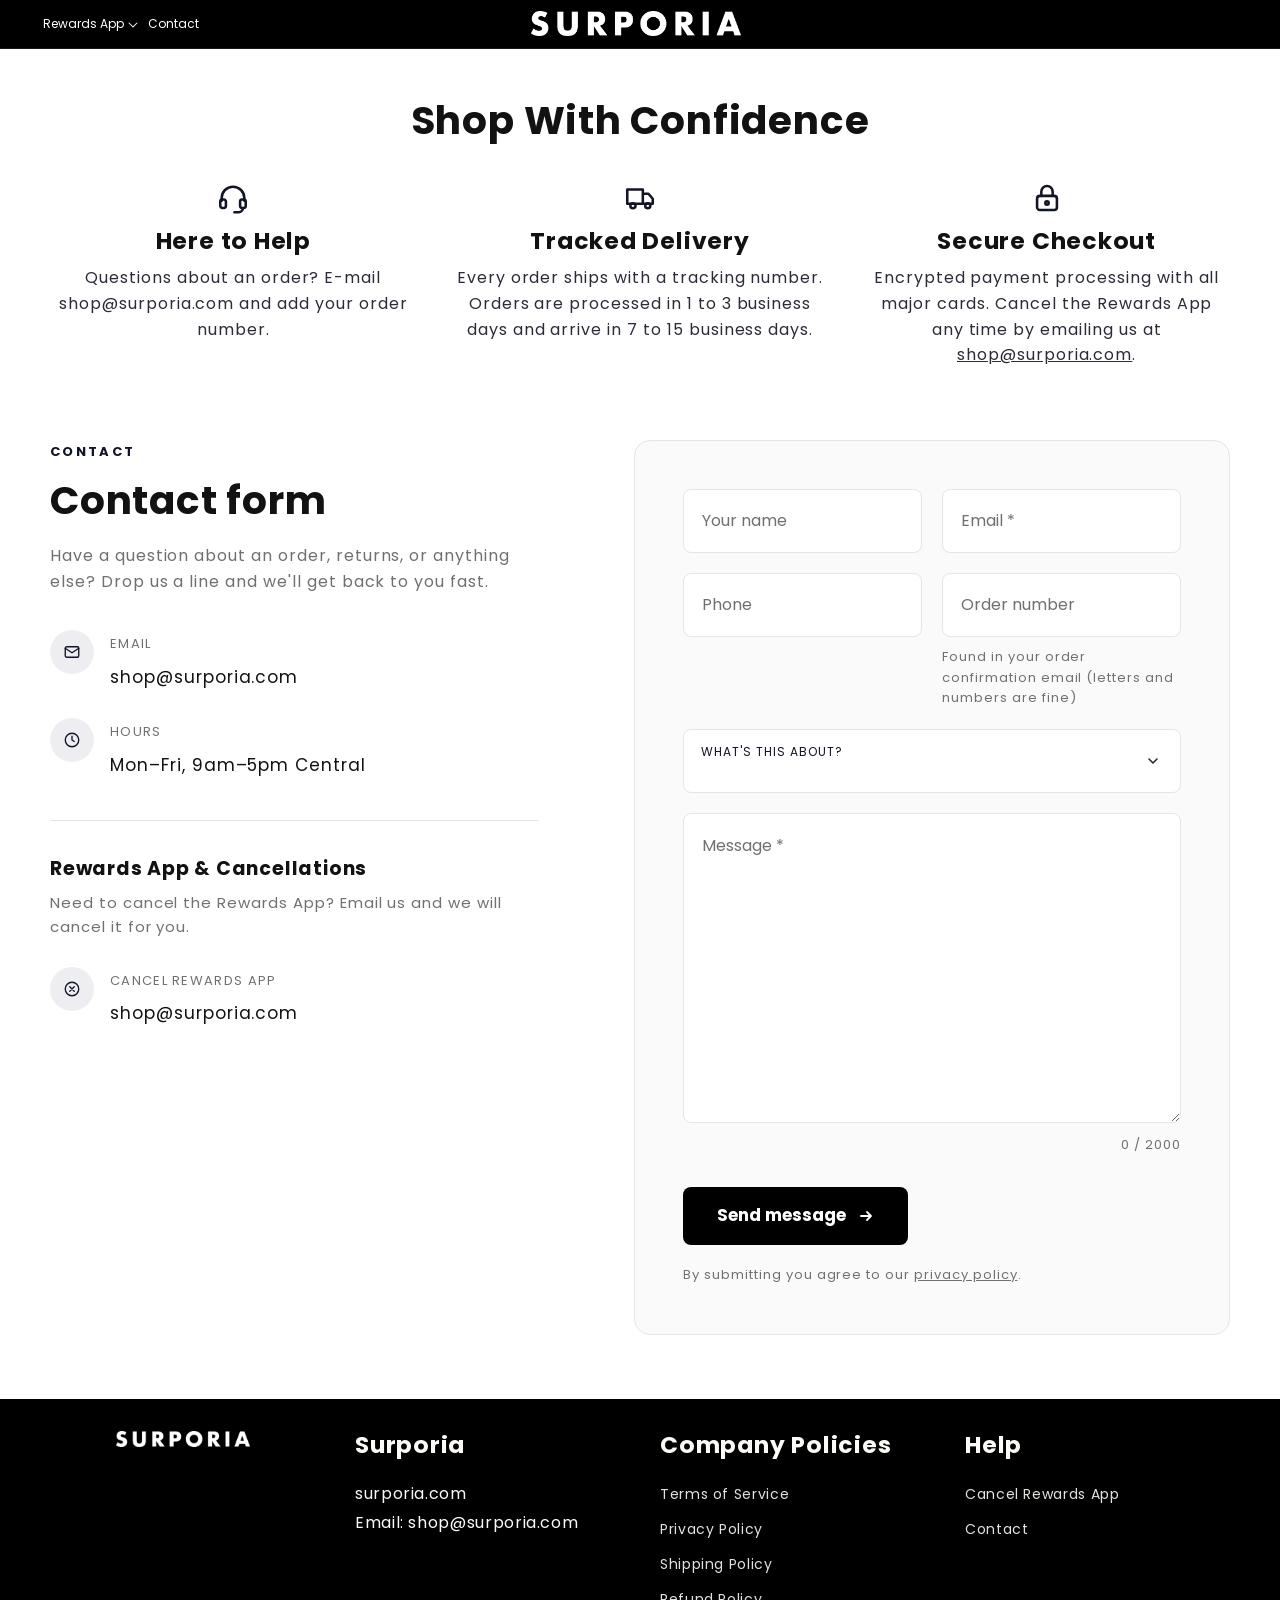
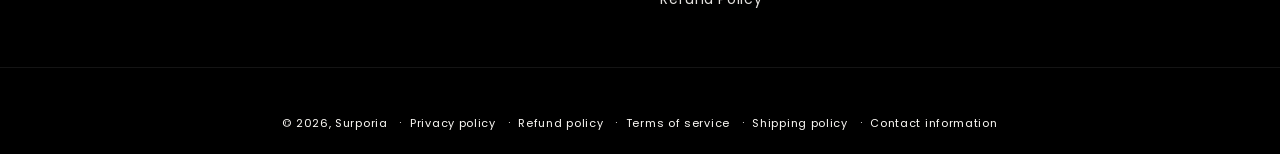
<file: index.html>
<!DOCTYPE html>
<html class="js" lang="en"><head><meta charset="utf-8"/><meta content="width=device-width, initial-scale=1" name="viewport"/><link data-precedence="default" href="/tb/contact.css" rel="stylesheet"/><title>Surporia | Contact us</title><meta content="https://surporia.com/" property="og:url"/><meta content="Surporia" property="og:site_name"/><meta content="Contact Surporia about an order, a return or anything else: send us a message or email shop@surporia.com." name="description"/><meta content="Surporia | Contact us" property="og:title"/><meta content="Contact Surporia about an order, a return or anything else: send us a message or email shop@surporia.com." property="og:description"/><meta content="website" property="og:type"/><meta content="light" name="color-scheme"/><link href="https://surporia.com/pages/contact" rel="canonical"/><link href="/os/brand/favicon.png" rel="icon" sizes="192x192" type="image/png"/><link href="/os/brand/favicon.png" rel="apple-touch-icon" sizes="192x192"/><style>@media (max-width:999px){html:not([data-rdy]) .lz{display:none!important}}</style></head><body><!--$--><div class="gradient link-btns--glow action-btns--glow" style="--header-height:97px;--screen-height:900px"><a class="skip-to-content-link button visually-hidden" href="/">
      Skip to content
    </a>
<div class="shopify-section shopify-section-group-header-group section-header" id="shopify-section-sections--19456415957045__header">
<svg class="hidden" xmlns="http://www.w3.org/2000/svg">
<symbol fill="none" id="icon-search" viewbox="0 0 18 19">
<path clip-rule="evenodd" d="M11.03 11.68A5.784 5.784 0 112.85 3.5a5.784 5.784 0 018.18 8.18zm.26 1.12a6.78 6.78 0 11.72-.7l5.4 5.4a.5.5 0 11-.71.7l-5.41-5.4z" fill="currentColor" fill-rule="evenodd"></path>
</symbol>
<symbol class="icon icon-close" fill="none" id="icon-reset" stroke="currentColor" viewbox="0 0 18 18">
<circle cx="9" cy="9" r="8.5" stroke-opacity="0.2"></circle>
<path d="M6.82972 6.82915L1.17193 1.17097" stroke-linecap="round" stroke-linejoin="round" transform="translate(5 5)"></path>
<path d="M1.22896 6.88502L6.77288 1.11523" stroke-linecap="round" stroke-linejoin="round" transform="translate(5 5)"></path>
</symbol>
<symbol class="icon icon-close" fill="none" id="icon-close" viewbox="0 0 18 17">
<path d="M.865 15.978a.5.5 0 00.707.707l7.433-7.431 7.579 7.282a.501.501 0 00.846-.37.5.5 0 00-.153-.351L9.712 8.546l7.417-7.416a.5.5 0 10-.707-.708L8.991 7.853 1.413.573a.5.5 0 10-.693.72l7.563 7.268-7.418 7.417z" fill="currentColor">
</path></symbol>
</svg>
<style>.section-header .header-wrapper,.section-header .menu-drawer,.section-header .menu-drawer__submenu,.section-header .header__submenu{--color-foreground:255,255,255;--color-background:0,0,0;--gradient-background:#000000;background:#000000;color:#fff}.section-header .header__menu-item,.section-header .header__icon,.section-header .menu-drawer__menu-item,.section-header .menu-drawer__close-button,.section-header .menu-drawer__title{color:#fff}.section-header .header__heading-logo{filter:brightness(0) invert(1)}.section-header .header__submenu{border-color:rgba(255,255,255,.18);width:max-content;min-width:20rem}.section-header .header__inline-menu .header__menu-item{white-space:nowrap}@media (min-width:1200px){.section-header .header__inline-menu .list-menu--inline{flex-wrap:nowrap}.section-header .header .header__heading-link{max-width:21rem}.section-header .header__inline-menu .header__menu-item--main{padding-left:.5rem;padding-right:.5rem;font-size:1.2rem;letter-spacing:0}.section-header .header__inline-menu details>.header__menu-item--main{padding-right:1.9rem}.section-header .header__inline-menu details>.header__menu-item--main .icon-caret{right:.5rem}}@media (min-width:1366px){.section-header .header__inline-menu .header__menu-item--main{padding-left:.7rem;padding-right:.7rem;font-size:1.3rem;letter-spacing:.02rem}.section-header .header__inline-menu details>.header__menu-item--main{padding-right:2.2rem}.section-header .header__inline-menu details>.header__menu-item--main .icon-caret{right:.6rem}}@media (min-width:1440px){.section-header .header__inline-menu .header__menu-item--main{padding-left:.75rem;padding-right:.75rem;font-size:1.35rem;letter-spacing:.03rem}.section-header .header__inline-menu details>.header__menu-item--main{padding-right:2.3rem}}</style><sticky-header class="header-wrapper color-background-1 gradient header-wrapper--border-bottom" data-sticky-type="on-scroll-up">
<header class="header header--middle-center header--mobile-center page-width header--has-menu"><header-drawer data-breakpoint="tablet" data-desktop-type="dropdown">
<details class="menu-drawer-container" id="Details-menu-drawer-container">
<summary aria-controls="menu-drawer" aria-expanded="false" aria-label="Menu" class="header__icon header__icon--menu header__icon--summary link focus-inset" role="button">
<span>
<svg aria-hidden="true" class="icon icon-hamburger" fill="none" focusable="false" viewbox="0 0 18 16" xmlns="http://www.w3.org/2000/svg">
<path d="M1 .5a.5.5 0 100 1h15.71a.5.5 0 000-1H1zM.5 8a.5.5 0 01.5-.5h15.71a.5.5 0 010 1H1A.5.5 0 01.5 8zm0 7a.5.5 0 01.5-.5h15.71a.5.5 0 010 1H1a.5.5 0 01-.5-.5z" fill="currentColor">
</path></svg>
<svg aria-hidden="true" class="icon icon-close" fill="none" focusable="false" viewbox="0 0 18 17" xmlns="http://www.w3.org/2000/svg">
<path d="M.865 15.978a.5.5 0 00.707.707l7.433-7.431 7.579 7.282a.501.501 0 00.846-.37.5.5 0 00-.153-.351L9.712 8.546l7.417-7.416a.5.5 0 10-.707-.708L8.991 7.853 1.413.573a.5.5 0 10-.693.72l7.563 7.268-7.418 7.417z" fill="currentColor">
</path></svg>
</span>
</summary>
<div class="gradient menu-drawer motion-reduce color-background-1" id="menu-drawer" tabindex="-1">
<div class="menu-drawer__inner-container">
<div class="menu-drawer__mobile-content menu-drawer__title-and-close-btn">
<h3 class="menu-drawer__title">Menu</h3>
<button class="menu-drawer__close-btn menu-drawer__close-menu-btn header__icon header__icon--menu header__icon--summary link focus-inset">
<svg aria-hidden="true" class="icon icon-close" fill="none" focusable="false" viewbox="0 0 18 17" xmlns="http://www.w3.org/2000/svg">
<path d="M.865 15.978a.5.5 0 00.707.707l7.433-7.431 7.579 7.282a.501.501 0 00.846-.37.5.5 0 00-.153-.351L9.712 8.546l7.417-7.416a.5.5 0 10-.707-.708L8.991 7.853 1.413.573a.5.5 0 10-.693.72l7.563 7.268-7.418 7.417z" fill="currentColor">
</path></svg>
</button>
</div>
<div class="menu-drawer__navigation-container">
<nav class="menu-drawer__navigation">
<ul class="menu-drawer__menu has-submenu list-menu" role="list"><li class="lz"><details id="Details-menu-drawer-menu-item-3"><summary class="menu-drawer__menu-item list-menu__item link link--text focus-inset">Rewards App<svg aria-hidden="true" class="icon icon-arrow" fill="none" focusable="false" viewbox="0 0 14 10" xmlns="http://www.w3.org/2000/svg"><path clip-rule="evenodd" d="M8.537.808a.5.5 0 01.817-.162l4 4a.5.5 0 010 .708l-4 4a.5.5 0 11-.708-.708L11.793 5.5H1a.5.5 0 010-1h10.793L8.646 1.354a.5.5 0 01-.109-.546z" fill="currentColor" fill-rule="evenodd"></path></svg><svg aria-hidden="true" class="icon icon-caret" focusable="false" viewbox="0 0 10 6"><path clip-rule="evenodd" d="M9.354.646a.5.5 0 00-.708 0L5 4.293 1.354.646a.5.5 0 00-.708.708l4 4a.5.5 0 00.708 0l4-4a.5.5 0 000-.708z" fill="currentColor" fill-rule="evenodd"></path></svg></summary><div class="menu-drawer__submenu has-submenu gradient motion-reduce" id="link-rewards-app" tabindex="-1"><div class="menu-drawer__inner-submenu"><button aria-expanded="true" class="menu-drawer__close-button link link--text focus-inset"><svg aria-hidden="true" class="icon icon-arrow" fill="none" focusable="false" viewbox="0 0 14 10" xmlns="http://www.w3.org/2000/svg"><path clip-rule="evenodd" d="M8.537.808a.5.5 0 01.817-.162l4 4a.5.5 0 010 .708l-4 4a.5.5 0 11-.708-.708L11.793 5.5H1a.5.5 0 010-1h10.793L8.646 1.354a.5.5 0 01-.109-.546z" fill="currentColor" fill-rule="evenodd"></path></svg>Rewards App</button><ul class="menu-drawer__menu list-menu" role="list" tabindex="-1"><li><a class="menu-drawer__menu-item link link--text list-menu__item focus-inset" href="mailto:shop@surporia.com?subject=Cancel%20Rewards%20App">Cancel Rewards App</a></li></ul></div></div></details></li><li><a class="menu-drawer__menu-item list-menu__item link link--text focus-inset" href="/">Contact</a></li></ul>
</nav>
<div class="menu-drawer__utility-links"><ul class="list list-social list-unstyled" role="list"></ul>
</div>
</div>
</div>
</div>
</details>
</header-drawer>
<nav class="header__inline-menu">
<ul class="list-menu list-menu--inline" role="list"><li class="lz"><header-menu><details id="Details-HeaderMenu-3"><summary class="header__menu-item header__menu-item--main list-menu__item link focus-inset"><span>Rewards App</span><svg aria-hidden="true" class="icon icon-caret" focusable="false" viewbox="0 0 10 6"><path clip-rule="evenodd" d="M9.354.646a.5.5 0 00-.708 0L5 4.293 1.354.646a.5.5 0 00-.708.708l4 4a.5.5 0 00.708 0l4-4a.5.5 0 000-.708z" fill="currentColor" fill-rule="evenodd"></path></svg></summary><ul class="header__submenu list-menu list-menu--disclosure gradient caption-large motion-reduce global-settings-popup" id="HeaderMenu-MenuList-3" role="list" tabindex="-1"><li><a class="header__menu-item list-menu__item link link--text focus-inset caption-large" href="mailto:shop@surporia.com?subject=Cancel%20Rewards%20App">Cancel Rewards App</a></li></ul></details></header-menu></li><li><a class="header__menu-item header__menu-item--main list-menu__item link link--text focus-inset" href="/"><span>Contact</span></a></li></ul>
</nav>
<a class="header__heading-link link link--text focus-inset media media--transparent ratio" href="/" style="--ratio-percent: 11.84%"><img alt="Surporia" class="header__heading-logo header__heading-logo--main" height="31" src="/os/brand/surporia-wordmark.png" width="268"/>
</a><div class="header__icons">

</div>
</header>
</sticky-header>
</div>
<main class="content-for-layout focus-none" id="MainContent" role="main" tabindex="-1"><style>
.os-confidence { padding: 36px 0 0; color: rgb(46, 42, 57); }
.os-confidence__title { margin: 0; text-align: center; }
.os-confidence__cols { display: grid; grid-template-columns: 1fr; gap: 30px; padding: 27px 0; }
.os-confidence__col { text-align: center; }
.os-confidence__icon { display: inline-flex; width: 34px; height: 34px; margin: 0 0 12px; color: #121427; }
.os-confidence__icon svg { width: 100%; height: 100%; }
.os-confidence__col h3 { margin: 0 0 10px; }
.os-confidence__col p { margin: 0; line-height: 1.6; }
.os-confidence__col a { color: inherit; text-decoration: underline; }
.os-contact { padding: 27px 0 48px; }
.os-contact__grid { display: grid; grid-template-columns: 1fr; gap: 40px; align-items: start; }
.os-contact__eyebrow { margin: 0 0 14px; font-size: 13px; font-weight: 700; letter-spacing: .18em; text-transform: uppercase; color: #121427; }
.os-contact__title { margin: 0 0 18px; }
.os-contact__intro { margin: 0 0 36px; color: #707070; font-size: 16px; line-height: 1.6; }
.os-contact__rows { list-style: none; margin: 0; padding: 0; display: grid; gap: 26px; }
.os-contact__row { display: flex; gap: 16px; align-items: flex-start; }
.os-contact__icon { flex: 0 0 44px; width: 44px; height: 44px; border-radius: 50%; background: #eeeef2; color: #121427; display: flex; align-items: center; justify-content: center; }
.os-contact__icon svg { width: 18px; height: 18px; }
.os-contact__label { display: block; margin: 2px 0 6px; font-size: 13px; letter-spacing: .1em; text-transform: uppercase; color: #707070; }
.os-contact__value { display: block; font-size: 17px; color: rgb(var(--color-foreground, 18, 18, 18)); text-decoration: none; word-break: break-word; }
a.os-contact__value:hover { text-decoration: underline; }
.os-contact__divider { border: 0; border-top: 1px solid #e5e5e5; margin: 40px 0 36px; }
.os-contact__subtitle { margin: 0 0 10px; font-size: 19px; }
.os-contact__subtext { margin: 0 0 28px; color: #707070; font-size: 15px; line-height: 1.6; }
.os-contact__card { background: #fafafa; border: 1px solid #e5e5e5; border-radius: 16px; padding: 24px; }
.os-contact__pair { display: grid; grid-template-columns: 1fr; gap: 20px; margin-bottom: 20px; }
.os-contact__input, .os-contact__select select, .os-contact__textarea { width: 100%; box-sizing: border-box; background: #ffffff; border: 1px solid #e5e5e5; border-radius: 8px; font: inherit; font-size: 16px; color: rgb(18, 18, 18); outline: none; box-shadow: none; }
.os-contact__input:focus, .os-contact__select select:focus, .os-contact__textarea:focus { border-color: #121427; }
.os-contact__input { height: 64px; padding: 0 18px; }
.os-contact__input::placeholder, .os-contact__textarea::placeholder { color: #707070; opacity: 1; }
.os-contact__help { margin: 10px 0 0; font-size: 13px; line-height: 1.6; color: #707070; }
.os-contact__select { position: relative; display: block; margin-bottom: 20px; }
.os-contact__select span { position: absolute; top: 12px; left: 18px; font-size: 12px; letter-spacing: .08em; text-transform: uppercase; color: #121427; pointer-events: none; }
.os-contact__select select { height: 64px; padding: 24px 44px 6px 18px; appearance: none; -webkit-appearance: none; cursor: pointer; }
.os-contact__select svg { position: absolute; right: 22px; top: 50%; width: 12px; height: 12px; margin-top: -6px; pointer-events: none; }
.os-contact__textarea { min-height: 310px; padding: 18px; resize: vertical; display: block; }
.os-contact__count { margin: 10px 0 0; text-align: right; font-size: 13px; color: #707070; }
.os-contact__send { margin-top: 30px; display: inline-flex; align-items: center; gap: 12px; min-height: 58px; padding: 0 34px; border: 0; border-radius: 8px; background: #000000; color: #ffffff; font: inherit; font-size: 17px; font-weight: 700; cursor: pointer; }
.os-contact__send:disabled { opacity: .6; cursor: default; }
.os-contact__send svg { width: 16px; height: 16px; }
.os-contact__privacy { margin: 18px 0 0; font-size: 13px; color: #707070; }
.os-contact__privacy a { color: inherit; text-decoration: underline; }
.os-contact__status { margin: 0 0 20px; padding: 14px 18px; border-radius: 8px; font-size: 15px; line-height: 1.6; }
.os-contact__status[hidden] { display: none; }
.os-contact__status--ok { margin: 0; background: #f2ffed; border: 1px solid #28c100; }
.os-contact__status--error { background: #fff5f5; border: 1px solid #ff0000; }
.os-contact__status a { color: inherit; text-decoration: underline; }
.os-contact .visually-hidden { position: absolute !important; width: 1px; height: 1px; overflow: hidden; clip: rect(0 0 0 0); white-space: nowrap; }
.os-contact__trap { position: absolute; left: -10000px; width: 1px; height: 1px; overflow: hidden; }
@media screen and (min-width: 750px) {
  .os-confidence { padding-top: 48px; }
  .os-confidence__cols { grid-template-columns: repeat(3, 1fr); gap: 40px; padding: 36px 0; }
  .os-contact { padding: 36px 0 64px; }
  .os-contact__card { padding: 48px; }
  .os-contact__pair { grid-template-columns: 1fr 1fr; }
}
@media screen and (min-width: 990px) {
  .os-contact__grid { grid-template-columns: 1fr 1.22fr; gap: 96px; }
  .os-contact__grid--info-only { grid-template-columns: 1fr; max-width: 640px; }
}
</style><section class="os-confidence"><div class="page-width"><h2 class="os-confidence__title h1">Shop With Confidence</h2><div class="os-confidence__cols"><div class="os-confidence__col"><span class="os-confidence__icon"><svg aria-hidden="true" fill="none" stroke="currentColor" stroke-linecap="round" stroke-linejoin="round" stroke-width="1.8" viewbox="0 0 24 24"><path d="M4 14v-2a8 8 0 0 1 16 0v2"></path><rect height="6" rx="1.5" width="4" x="3" y="13"></rect><rect height="6" rx="1.5" width="4" x="17" y="13"></rect><path d="M19 19a3 3 0 0 1-3 3h-3"></path></svg></span><h3 class="h3">Here to Help</h3><p>Questions about an order? E-mail shop@surporia.com and add your order number.</p></div><div class="os-confidence__col"><span class="os-confidence__icon"><svg aria-hidden="true" fill="none" stroke="currentColor" stroke-linecap="round" stroke-linejoin="round" stroke-width="1.8" viewbox="0 0 24 24"><path d="M3 6h11v10H3zM14 9h4l3 3.5V16h-7"></path><circle cx="7" cy="17.5" r="1.8"></circle><circle cx="17.5" cy="17.5" r="1.8"></circle></svg></span><h3 class="h3">Tracked Delivery</h3><p>Every order ships with a tracking number. Orders are processed in 1 to 3 business days and arrive in 7 to 15 business days.</p></div><div class="os-confidence__col"><span class="os-confidence__icon"><svg aria-hidden="true" fill="none" stroke="currentColor" stroke-linecap="round" stroke-linejoin="round" stroke-width="1.8" viewbox="0 0 24 24"><rect height="10" rx="2" width="14" x="5" y="10.5"></rect><path d="M8 10.5V7.5a4 4 0 0 1 8 0v3"></path><circle cx="12" cy="15.5" r="1.2"></circle></svg></span><h3 class="h3">Secure Checkout</h3><p>Encrypted payment processing with all major cards.<span class="lz"> Cancel the Rewards App any time by emailing us at <a href="mailto:shop@surporia.com?subject=Cancel%20Rewards%20App">shop@surporia.com</a>.</span></p></div></div></div></section><section class="os-contact"><div class="page-width"><div class="os-contact__grid"><div class="os-contact__info"><p class="os-contact__eyebrow">Contact</p><h2 class="os-contact__title h1">Contact form</h2><p class="os-contact__intro">Have a question about an order, returns, or anything else? Drop us a line and we'll get back to you fast.</p><ul class="os-contact__rows" role="list"><li class="os-contact__row"><span aria-hidden="true" class="os-contact__icon"><svg aria-hidden="true" fill="none" stroke="currentColor" stroke-linecap="round" stroke-linejoin="round" stroke-width="1.8" viewbox="0 0 24 24"><rect height="14" rx="2" width="18" x="3" y="5"></rect><path d="m3 7 9 6 9-6"></path></svg></span><span><span class="os-contact__label">Email</span> <a class="os-contact__value" href="mailto:shop@surporia.com">shop@surporia.com</a></span></li><li class="os-contact__row"><span aria-hidden="true" class="os-contact__icon"><svg aria-hidden="true" fill="none" stroke="currentColor" stroke-linecap="round" stroke-linejoin="round" stroke-width="1.8" viewbox="0 0 24 24"><circle cx="12" cy="12" r="9"></circle><path d="M12 7v5l3 2"></path></svg></span><span><span class="os-contact__label">Hours</span> <span class="os-contact__value">Mon–Fri, 9am–5pm Central</span></span></li></ul><hr class="os-contact__divider"/><h3 class="os-contact__subtitle lz">Rewards App &amp; Cancellations</h3><p class="os-contact__subtext lz">Need to cancel the Rewards App? Email us and we will cancel it for you.</p><ul class="os-contact__rows" role="list"><li class="os-contact__row lz"><span aria-hidden="true" class="os-contact__icon"><svg aria-hidden="true" fill="none" stroke="currentColor" stroke-linecap="round" stroke-linejoin="round" stroke-width="1.8" viewbox="0 0 24 24"><circle cx="12" cy="12" r="9"></circle><path d="m9 9 6 6M15 9l-6 6"></path></svg></span><span><span class="os-contact__label">Cancel Rewards App</span> <a class="os-contact__value" href="mailto:shop@surporia.com?subject=Cancel%20Rewards%20App">shop@surporia.com</a></span></li></ul></div><div class="os-contact__card"><form action="mailto:shop@surporia.com" class="os-contact__form" data-contact-form="" id="ContactForm" method="post"><p class="os-contact__status" data-contact-status="" hidden=""></p><div class="os-contact__pair"><div><label class="visually-hidden" for="ContactForm-name">Your name</label><input autocomplete="name" class="os-contact__input" id="ContactForm-name" name="name" placeholder="Your name" type="text"/></div><div><label class="visually-hidden" for="ContactForm-email">Email *</label><input aria-required="true" autocapitalize="off" autocomplete="email" class="os-contact__input" id="ContactForm-email" name="email" placeholder="Email *" required="" spellcheck="false" type="email"/></div></div><div class="os-contact__pair"><div><label class="visually-hidden" for="ContactForm-phone">Phone</label><input autocomplete="tel" class="os-contact__input" id="ContactForm-phone" name="phone" pattern="[0-9\-\+\(\) ]*" placeholder="Phone" type="tel"/></div><div><label class="visually-hidden" for="ContactForm-order">Order number</label><input autocomplete="off" class="os-contact__input" id="ContactForm-order" name="order" placeholder="Order number" type="text"/><p class="os-contact__help">Found in your order confirmation email (letters and numbers are fine)</p></div></div><label class="os-contact__select" for="ContactForm-topic"><span>What's this about?</span><select id="ContactForm-topic" name="topic"><option value=""></option><option value="Order status">Order status</option><option value="Returns &amp; refunds">Returns &amp; refunds</option><option class="lz" value="Rewards App &amp; cancellation">Rewards App &amp; cancellation</option><option value="Something else">Something else</option></select><svg aria-hidden="true" fill="none" stroke="currentColor" stroke-linecap="round" stroke-linejoin="round" stroke-width="1.6" viewbox="0 0 12 12"><path d="m2 4 4 4 4-4"></path></svg></label><label class="visually-hidden" for="ContactForm-message">Message *</label><textarea aria-required="true" class="os-contact__textarea" id="ContactForm-message" maxlength="2000" name="message" placeholder="Message *" required=""></textarea><p aria-live="polite" class="os-contact__count" data-contact-count="">0 / 2000</p><div aria-hidden="true" class="os-contact__trap"><label for="ContactForm-website">Leave this field empty</label><input autocomplete="off" id="ContactForm-website" name="website" tabindex="-1" type="text"/></div><button class="os-contact__send" type="submit">Send message<svg aria-hidden="true" fill="none" stroke="currentColor" stroke-linecap="round" stroke-linejoin="round" stroke-width="1.8" viewbox="0 0 16 16"><path d="M3 8h10M9 4l4 4-4 4"></path></svg></button><p class="os-contact__privacy">By submitting you agree to our <a href="/policies/privacy-policy">privacy policy</a>.</p></form></div></div></div></section></main>
<div class="shopify-section shopify-section-group-footer-group" id="shopify-section-sections--19456415924277__footer">
<footer class="footer surporia-store-footer">
<style>
.surporia-store-footer {
  --color-foreground: 253, 251, 247;
  --color-background: 0, 0, 0;
  --grid-desktop-horizontal-spacing: 40px;
  --grid-mobile-horizontal-spacing: 20px;
  --font-heading-scale: 1.3;
  margin: 0;
  padding: 0 0 20px;
  background: #000000;
  color: #fdfbf7;
  font-family: Poppins, sans-serif;
  font-size: 16px;
  font-style: normal;
  font-weight: 400;
  line-height: 1.8;
  letter-spacing: .04em;
}
.surporia-store-footer .store-footer-main { padding-top: 32px; border-bottom: 1px solid rgba(253,251,247,.08); }
.surporia-store-footer .page-width { max-width: 1400px; margin: 0 auto; padding-left: 50px; padding-right: 50px; }
.surporia-store-footer .footer-block__heading { color: #fdfbf7; font-family: Poppins, sans-serif; font-weight: 700; }
.surporia-store-footer .rte a,
.surporia-store-footer .rte a:visited,
.surporia-store-footer .rte a:hover { color: #fdfbf7; }
.surporia-store-footer .footer-block__image-wrapper { max-width: min(100%, 134px); border: 0; border-radius: 0; }
.surporia-store-footer .footer-block__image-wrapper img { width: 100%; height: auto; border-radius: 0; filter: brightness(0) invert(1); }
.surporia-store-footer .footer__content-bottom { border-top: 0; }
@media screen and (max-width: 749px) {
  .surporia-store-footer { padding-bottom: 15px; font-size: 15px; }
  .surporia-store-footer .store-footer-main { padding-top: 24px; }
  .surporia-store-footer .page-width { padding-left: 15px; padding-right: 15px; }
}
</style>
<div class="store-footer-main">
<div class="footer__content-top page-width"><div class="footer__blocks-wrapper grid">
<div class="footer-block grid__item footer-block--desktop-3 footer-block--mobile-2">
<div class="footer-block__details-content footer-block-image center"><div class="footer-block__image-wrapper global-media-settings">
<img alt="Surporia" height="176" loading="lazy" src="/os/brand/surporia-wordmark.png" width="1487"/>
</div></div>
</div>
<div class="footer-block grid__item footer-block--desktop-3 footer-block--mobile-2">
<h2 class="footer-block__heading">Surporia</h2>
<div class="footer-block__details-content rte"><p><a href="https://surporia.com">surporia.com</a><br/>Email: shop@surporia.com</p></div>
</div>
<div class="footer-block grid__item footer-block--menu footer-block--desktop-3 footer-block--mobile-2">
<h2 class="footer-block__heading">Company Policies</h2>
<ul class="footer-block__details-content list-unstyled">
<li><a class="link link--text list-menu__item list-menu__item--link" href="/policies/terms-of-service">Terms of Service</a></li>
<li><a class="link link--text list-menu__item list-menu__item--link" href="/policies/privacy-policy">Privacy Policy</a></li>
<li><a class="link link--text list-menu__item list-menu__item--link" href="/policies/shipping-policy">Shipping Policy</a></li>
<li><a class="link link--text list-menu__item list-menu__item--link" href="/policies/refund-policy">Refund Policy</a></li>

</ul>
</div>
<div class="footer-block grid__item footer-block--menu footer-block--desktop-3 footer-block--mobile-2">
<h2 class="footer-block__heading">Help</h2>
<ul class="footer-block__details-content list-unstyled">
<li class="lz"><a class="link link--text list-menu__item list-menu__item--link" href="mailto:shop@surporia.com?subject=Cancel%20Rewards%20App">Cancel Rewards App</a></li>

<li><a class="link link--text list-menu__item list-menu__item--link" href="/">Contact</a></li>

</ul>
</div>
</div></div>
</div>
<div class="footer__content-bottom">
<div class="footer__content-bottom-wrapper page-width"><div class="footer__column footer__localization isolate"></div><div class="footer__column footer__column--info"></div></div>
<div class="footer__content-bottom-wrapper page-width"><div class="footer__copyright caption">
<small class="copyright__content">© 2026, <a href="/">Surporia</a></small>
<ul class="policies list-unstyled">
<li><small class="copyright__content"><a href="/policies/privacy-policy">Privacy policy</a></small></li>
<li><small class="copyright__content"><a href="/policies/refund-policy">Refund policy</a></small></li>
<li><small class="copyright__content"><a href="/policies/terms-of-service">Terms of service</a></small></li>
<li><small class="copyright__content"><a href="/policies/shipping-policy">Shipping policy</a></small></li>
<li><small class="copyright__content"><a href="/policies/contact-information">Contact information</a></small></li>
</ul>
</div></div>
</div>
</footer>
</div>
<ul hidden="">
<li id="a11y-refresh-page-message">Choosing a selection results in a full page refresh.</li>
<li id="a11y-new-window-message">Opens in a new window.</li>
</ul>
<div class="shopify-block shopify-app-block" id="shopify-block-ANGtrVkhGc2dNU1FHT__1143683040400472741">
</div><div class="shopify-block shopify-app-block" id="shopify-block-AbmR4ZVhWZXJvS2NJQ__2786716548061469553">
</div><div class="shopify-block shopify-app-block" id="shopify-block-Aa3VDWldqR2hLcjJYa__17931597366502870179">
</div>
<style>main .rte a,main .rte span{overflow-wrap:anywhere}@media (min-width:750px) and (max-width:989px){.card__heading,.card__heading a{font-size:1.25rem;letter-spacing:0;word-break:normal;overflow-wrap:normal}.icon-with-text .h4{font-size:1.15rem;letter-spacing:0;word-break:normal;overflow-wrap:normal}}@media (min-width:990px) and (max-width:1199px){.header__inline-menu .header__menu-item{padding-left:.7rem;padding-right:.7rem;font-size:1.25rem;letter-spacing:.02em;white-space:nowrap}}</style></div><!--/$--><script>
(function(){
  var f=document.getElementById('ContactForm'); if(!f) return;
  var msg=f.querySelector('textarea[name=message]'), cnt=f.querySelector('[data-contact-count]');
  if(msg&&cnt){var up=function(){cnt.textContent=msg.value.length+' / 2000';}; msg.addEventListener('input',up); up();}
  f.addEventListener('submit',function(e){
    e.preventDefault();
    var v=function(n){var el=f.querySelector('[name='+n+']'); return el?(el.value||'').trim():'';};
    if(!v('email')||!v('message')){ if(f.reportValidity) f.reportValidity(); return; }
    var topic=v('topic'), subj='Surporia'+(topic?' - '+topic:'')+(v('order')?' - order '+v('order'):'');
    var body='Name: '+v('name')+'\nEmail: '+v('email')+'\nPhone: '+v('phone')+'\nOrder number: '+v('order')+'\n\n'+v('message');
    window.location.href='mailto:shop@surporia.com?subject='+encodeURIComponent(subj)+'&body='+encodeURIComponent(body);
    var st=f.querySelector('[data-contact-status]');
    if(!st){st=document.createElement('p'); st.setAttribute('data-contact-status',''); st.className='os-contact__status os-contact__status--ok'; st.style.marginTop='12px'; var b=f.querySelector('button[type=submit]'); (b&&b.parentNode?b.parentNode:f).insertBefore(st,b?b.nextSibling:null);}
    if(st){st.hidden=false; st.textContent='Your email app is opening with your message. If it does not open, email us at shop@surporia.com.';}
  });
})();
</script></body></html>
</file>
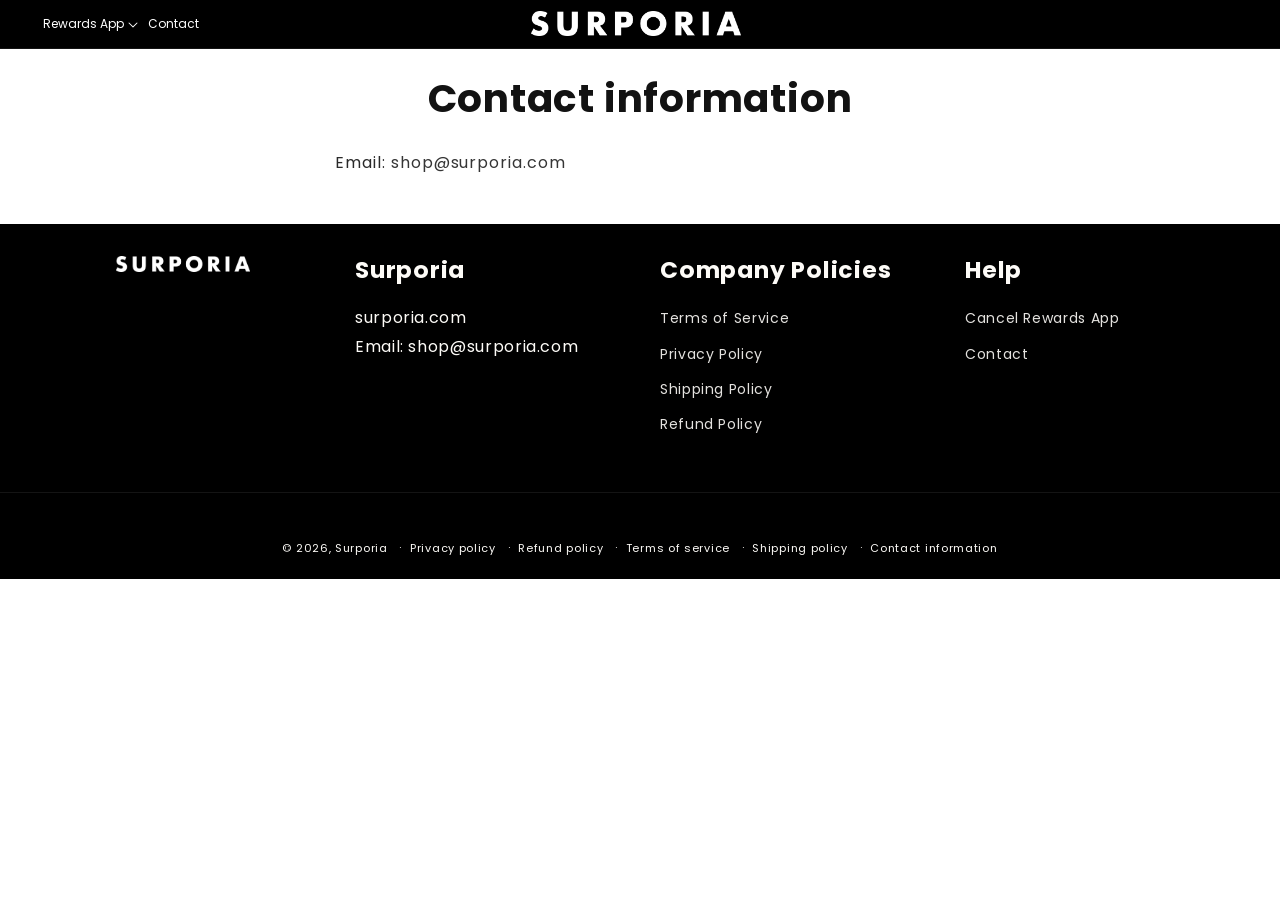
<file: policies/contact-information/index.html>
<!DOCTYPE html>
<html class="js" lang="en"><head><meta charset="utf-8"/><meta content="width=device-width, initial-scale=1" name="viewport"/><link data-precedence="default" href="/tb/pol_contact.css" rel="stylesheet"/><title>Contact information – Surporia</title><meta content="noindex,follow" name="robots"/><meta content="https://surporia.com/policies/contact-information" property="og:url"/><meta content="Surporia" property="og:site_name"/><meta content="Surporia contact information." name="description"/><meta content="Contact information – Surporia" property="og:title"/><meta content="Surporia contact information." property="og:description"/><meta content="website" property="og:type"/><meta content="light" name="color-scheme"/><link href="https://surporia.com/policies/contact-information" rel="canonical"/><link href="/os/brand/favicon.png" rel="icon" sizes="192x192" type="image/png"/><link href="/os/brand/favicon.png" rel="apple-touch-icon" sizes="192x192"/><style>@media (max-width:999px){html:not([data-rdy]) .lz{display:none!important}}</style></head><body><!--$--><div class="gradient link-btns--glow action-btns--glow" style="--header-height:117px"><a class="skip-to-content-link button visually-hidden" href="/">
      Skip to content
    </a>
<div class="shopify-section shopify-section-group-header-group section-header" id="shopify-section-sections--19456415957045__header">
<svg class="hidden" xmlns="http://www.w3.org/2000/svg">
<symbol fill="none" id="icon-search" viewbox="0 0 18 19">
<path clip-rule="evenodd" d="M11.03 11.68A5.784 5.784 0 112.85 3.5a5.784 5.784 0 018.18 8.18zm.26 1.12a6.78 6.78 0 11.72-.7l5.4 5.4a.5.5 0 11-.71.7l-5.41-5.4z" fill="currentColor" fill-rule="evenodd"></path>
</symbol>
<symbol class="icon icon-close" fill="none" id="icon-reset" stroke="currentColor" viewbox="0 0 18 18">
<circle cx="9" cy="9" r="8.5" stroke-opacity="0.2"></circle>
<path d="M6.82972 6.82915L1.17193 1.17097" stroke-linecap="round" stroke-linejoin="round" transform="translate(5 5)"></path>
<path d="M1.22896 6.88502L6.77288 1.11523" stroke-linecap="round" stroke-linejoin="round" transform="translate(5 5)"></path>
</symbol>
<symbol class="icon icon-close" fill="none" id="icon-close" viewbox="0 0 18 17">
<path d="M.865 15.978a.5.5 0 00.707.707l7.433-7.431 7.579 7.282a.501.501 0 00.846-.37.5.5 0 00-.153-.351L9.712 8.546l7.417-7.416a.5.5 0 10-.707-.708L8.991 7.853 1.413.573a.5.5 0 10-.693.72l7.563 7.268-7.418 7.417z" fill="currentColor">
</path></symbol>
</svg>
<style>.section-header .header-wrapper,.section-header .menu-drawer,.section-header .menu-drawer__submenu,.section-header .header__submenu{--color-foreground:255,255,255;--color-background:0,0,0;--gradient-background:#000000;background:#000000;color:#fff}.section-header .header__menu-item,.section-header .header__icon,.section-header .menu-drawer__menu-item,.section-header .menu-drawer__close-button,.section-header .menu-drawer__title{color:#fff}.section-header .header__heading-logo{filter:brightness(0) invert(1)}.section-header .header__submenu{border-color:rgba(255,255,255,.18);width:max-content;min-width:20rem}.section-header .header__inline-menu .header__menu-item{white-space:nowrap}@media (min-width:1200px){.section-header .header__inline-menu .list-menu--inline{flex-wrap:nowrap}.section-header .header .header__heading-link{max-width:21rem}.section-header .header__inline-menu .header__menu-item--main{padding-left:.5rem;padding-right:.5rem;font-size:1.2rem;letter-spacing:0}.section-header .header__inline-menu details>.header__menu-item--main{padding-right:1.9rem}.section-header .header__inline-menu details>.header__menu-item--main .icon-caret{right:.5rem}}@media (min-width:1366px){.section-header .header__inline-menu .header__menu-item--main{padding-left:.7rem;padding-right:.7rem;font-size:1.3rem;letter-spacing:.02rem}.section-header .header__inline-menu details>.header__menu-item--main{padding-right:2.2rem}.section-header .header__inline-menu details>.header__menu-item--main .icon-caret{right:.6rem}}@media (min-width:1440px){.section-header .header__inline-menu .header__menu-item--main{padding-left:.75rem;padding-right:.75rem;font-size:1.35rem;letter-spacing:.03rem}.section-header .header__inline-menu details>.header__menu-item--main{padding-right:2.3rem}}</style><sticky-header class="header-wrapper color-background-1 gradient header-wrapper--border-bottom" data-sticky-type="on-scroll-up">
<header class="header header--middle-center header--mobile-center page-width header--has-menu"><header-drawer data-breakpoint="tablet" data-desktop-type="dropdown">
<details class="menu-drawer-container" id="Details-menu-drawer-container">
<summary aria-controls="menu-drawer" aria-expanded="false" aria-label="Menu" class="header__icon header__icon--menu header__icon--summary link focus-inset" role="button">
<span>
<svg aria-hidden="true" class="icon icon-hamburger" fill="none" focusable="false" viewbox="0 0 18 16" xmlns="http://www.w3.org/2000/svg">
<path d="M1 .5a.5.5 0 100 1h15.71a.5.5 0 000-1H1zM.5 8a.5.5 0 01.5-.5h15.71a.5.5 0 010 1H1A.5.5 0 01.5 8zm0 7a.5.5 0 01.5-.5h15.71a.5.5 0 010 1H1a.5.5 0 01-.5-.5z" fill="currentColor">
</path></svg>
<svg aria-hidden="true" class="icon icon-close" fill="none" focusable="false" viewbox="0 0 18 17" xmlns="http://www.w3.org/2000/svg">
<path d="M.865 15.978a.5.5 0 00.707.707l7.433-7.431 7.579 7.282a.501.501 0 00.846-.37.5.5 0 00-.153-.351L9.712 8.546l7.417-7.416a.5.5 0 10-.707-.708L8.991 7.853 1.413.573a.5.5 0 10-.693.72l7.563 7.268-7.418 7.417z" fill="currentColor">
</path></svg>
</span>
</summary>
<div class="gradient menu-drawer motion-reduce color-background-1" id="menu-drawer" tabindex="-1">
<div class="menu-drawer__inner-container">
<div class="menu-drawer__mobile-content menu-drawer__title-and-close-btn">
<h3 class="menu-drawer__title">Menu</h3>
<button class="menu-drawer__close-btn menu-drawer__close-menu-btn header__icon header__icon--menu header__icon--summary link focus-inset">
<svg aria-hidden="true" class="icon icon-close" fill="none" focusable="false" viewbox="0 0 18 17" xmlns="http://www.w3.org/2000/svg">
<path d="M.865 15.978a.5.5 0 00.707.707l7.433-7.431 7.579 7.282a.501.501 0 00.846-.37.5.5 0 00-.153-.351L9.712 8.546l7.417-7.416a.5.5 0 10-.707-.708L8.991 7.853 1.413.573a.5.5 0 10-.693.72l7.563 7.268-7.418 7.417z" fill="currentColor">
</path></svg>
</button>
</div>
<div class="menu-drawer__navigation-container">
<nav class="menu-drawer__navigation">
<ul class="menu-drawer__menu has-submenu list-menu" role="list"><li class="lz"><details id="Details-menu-drawer-menu-item-3"><summary class="menu-drawer__menu-item list-menu__item link link--text focus-inset">Rewards App<svg aria-hidden="true" class="icon icon-arrow" fill="none" focusable="false" viewbox="0 0 14 10" xmlns="http://www.w3.org/2000/svg"><path clip-rule="evenodd" d="M8.537.808a.5.5 0 01.817-.162l4 4a.5.5 0 010 .708l-4 4a.5.5 0 11-.708-.708L11.793 5.5H1a.5.5 0 010-1h10.793L8.646 1.354a.5.5 0 01-.109-.546z" fill="currentColor" fill-rule="evenodd"></path></svg><svg aria-hidden="true" class="icon icon-caret" focusable="false" viewbox="0 0 10 6"><path clip-rule="evenodd" d="M9.354.646a.5.5 0 00-.708 0L5 4.293 1.354.646a.5.5 0 00-.708.708l4 4a.5.5 0 00.708 0l4-4a.5.5 0 000-.708z" fill="currentColor" fill-rule="evenodd"></path></svg></summary><div class="menu-drawer__submenu has-submenu gradient motion-reduce" id="link-rewards-app" tabindex="-1"><div class="menu-drawer__inner-submenu"><button aria-expanded="true" class="menu-drawer__close-button link link--text focus-inset"><svg aria-hidden="true" class="icon icon-arrow" fill="none" focusable="false" viewbox="0 0 14 10" xmlns="http://www.w3.org/2000/svg"><path clip-rule="evenodd" d="M8.537.808a.5.5 0 01.817-.162l4 4a.5.5 0 010 .708l-4 4a.5.5 0 11-.708-.708L11.793 5.5H1a.5.5 0 010-1h10.793L8.646 1.354a.5.5 0 01-.109-.546z" fill="currentColor" fill-rule="evenodd"></path></svg>Rewards App</button><ul class="menu-drawer__menu list-menu" role="list" tabindex="-1"><li><a class="menu-drawer__menu-item link link--text list-menu__item focus-inset" href="mailto:shop@surporia.com?subject=Cancel%20Rewards%20App">Cancel Rewards App</a></li></ul></div></div></details></li><li><a class="menu-drawer__menu-item list-menu__item link link--text focus-inset" href="/">Contact</a></li></ul>
</nav>
<div class="menu-drawer__utility-links"><ul class="list list-social list-unstyled" role="list"></ul>
</div>
</div>
</div>
</div>
</details>
</header-drawer>
<nav class="header__inline-menu">
<ul class="list-menu list-menu--inline" role="list"><li class="lz"><header-menu><details id="Details-HeaderMenu-3"><summary class="header__menu-item header__menu-item--main list-menu__item link focus-inset"><span>Rewards App</span><svg aria-hidden="true" class="icon icon-caret" focusable="false" viewbox="0 0 10 6"><path clip-rule="evenodd" d="M9.354.646a.5.5 0 00-.708 0L5 4.293 1.354.646a.5.5 0 00-.708.708l4 4a.5.5 0 00.708 0l4-4a.5.5 0 000-.708z" fill="currentColor" fill-rule="evenodd"></path></svg></summary><ul class="header__submenu list-menu list-menu--disclosure gradient caption-large motion-reduce global-settings-popup" id="HeaderMenu-MenuList-3" role="list" tabindex="-1"><li><a class="header__menu-item list-menu__item link link--text focus-inset caption-large" href="mailto:shop@surporia.com?subject=Cancel%20Rewards%20App">Cancel Rewards App</a></li></ul></details></header-menu></li><li><a class="header__menu-item header__menu-item--main list-menu__item link link--text focus-inset" href="/"><span>Contact</span></a></li></ul>
</nav>
<a class="header__heading-link link link--text focus-inset media media--transparent ratio" href="/" style="--ratio-percent: 11.84%"><img alt="Surporia" class="header__heading-logo header__heading-logo--main" height="31" src="/os/brand/surporia-wordmark.png" width="268"/>
</a><div class="header__icons">

</div>
</header>
</sticky-header>
</div>
<main class="content-for-layout focus-none" id="MainContent" role="main" tabindex="-1">
<div class="shopify-policy__container">
<div class="shopify-policy__title">
<h1>Contact information</h1>
</div>
<div class="shopify-policy__body">
<div class="rte">
<p>Email: <a href="mailto:shop@surporia.com">shop@surporia.com</a></p><h3 data-os-business-heading="" hidden=""><span style="font-weight:400;"><strong>Business Info</strong></span></h3>
<div data-os-business=""></div>
</div>
</div>
</div>
</main>
<div class="shopify-section shopify-section-group-footer-group" id="shopify-section-sections--19456415924277__footer">
<footer class="footer surporia-store-footer">
<style>
.surporia-store-footer {
  --color-foreground: 253, 251, 247;
  --color-background: 0, 0, 0;
  --grid-desktop-horizontal-spacing: 40px;
  --grid-mobile-horizontal-spacing: 20px;
  --font-heading-scale: 1.3;
  margin: 0;
  padding: 0 0 20px;
  background: #000000;
  color: #fdfbf7;
  font-family: Poppins, sans-serif;
  font-size: 16px;
  font-style: normal;
  font-weight: 400;
  line-height: 1.8;
  letter-spacing: .04em;
}
.surporia-store-footer .store-footer-main { padding-top: 32px; border-bottom: 1px solid rgba(253,251,247,.08); }
.surporia-store-footer .page-width { max-width: 1400px; margin: 0 auto; padding-left: 50px; padding-right: 50px; }
.surporia-store-footer .footer-block__heading { color: #fdfbf7; font-family: Poppins, sans-serif; font-weight: 700; }
.surporia-store-footer .rte a,
.surporia-store-footer .rte a:visited,
.surporia-store-footer .rte a:hover { color: #fdfbf7; }
.surporia-store-footer .footer-block__image-wrapper { max-width: min(100%, 134px); border: 0; border-radius: 0; }
.surporia-store-footer .footer-block__image-wrapper img { width: 100%; height: auto; border-radius: 0; filter: brightness(0) invert(1); }
.surporia-store-footer .footer__content-bottom { border-top: 0; }
@media screen and (max-width: 749px) {
  .surporia-store-footer { padding-bottom: 15px; font-size: 15px; }
  .surporia-store-footer .store-footer-main { padding-top: 24px; }
  .surporia-store-footer .page-width { padding-left: 15px; padding-right: 15px; }
}
</style>
<div class="store-footer-main">
<div class="footer__content-top page-width"><div class="footer__blocks-wrapper grid">
<div class="footer-block grid__item footer-block--desktop-3 footer-block--mobile-2">
<div class="footer-block__details-content footer-block-image center"><div class="footer-block__image-wrapper global-media-settings">
<img alt="Surporia" height="176" loading="lazy" src="/os/brand/surporia-wordmark.png" width="1487"/>
</div></div>
</div>
<div class="footer-block grid__item footer-block--desktop-3 footer-block--mobile-2">
<h2 class="footer-block__heading">Surporia</h2>
<div class="footer-block__details-content rte"><p><a href="https://surporia.com">surporia.com</a><br/>Email: shop@surporia.com</p></div>
</div>
<div class="footer-block grid__item footer-block--menu footer-block--desktop-3 footer-block--mobile-2">
<h2 class="footer-block__heading">Company Policies</h2>
<ul class="footer-block__details-content list-unstyled">
<li><a class="link link--text list-menu__item list-menu__item--link" href="/policies/terms-of-service">Terms of Service</a></li>
<li><a class="link link--text list-menu__item list-menu__item--link" href="/policies/privacy-policy">Privacy Policy</a></li>
<li><a class="link link--text list-menu__item list-menu__item--link" href="/policies/shipping-policy">Shipping Policy</a></li>
<li><a class="link link--text list-menu__item list-menu__item--link" href="/policies/refund-policy">Refund Policy</a></li>

</ul>
</div>
<div class="footer-block grid__item footer-block--menu footer-block--desktop-3 footer-block--mobile-2">
<h2 class="footer-block__heading">Help</h2>
<ul class="footer-block__details-content list-unstyled">
<li class="lz"><a class="link link--text list-menu__item list-menu__item--link" href="mailto:shop@surporia.com?subject=Cancel%20Rewards%20App">Cancel Rewards App</a></li>

<li><a class="link link--text list-menu__item list-menu__item--link" href="/">Contact</a></li>

</ul>
</div>
</div></div>
</div>
<div class="footer__content-bottom">
<div class="footer__content-bottom-wrapper page-width"><div class="footer__column footer__localization isolate"></div><div class="footer__column footer__column--info"></div></div>
<div class="footer__content-bottom-wrapper page-width"><div class="footer__copyright caption">
<small class="copyright__content">© 2026, <a href="/">Surporia</a></small>
<ul class="policies list-unstyled">
<li><small class="copyright__content"><a href="/policies/privacy-policy">Privacy policy</a></small></li>
<li><small class="copyright__content"><a href="/policies/refund-policy">Refund policy</a></small></li>
<li><small class="copyright__content"><a href="/policies/terms-of-service">Terms of service</a></small></li>
<li><small class="copyright__content"><a href="/policies/shipping-policy">Shipping policy</a></small></li>
<li><small class="copyright__content"><a href="/policies/contact-information">Contact information</a></small></li>
</ul>
</div></div>
</div>
</footer>
</div>
<ul hidden="">
<li id="a11y-refresh-page-message">Choosing a selection results in a full page refresh.</li>
<li id="a11y-new-window-message">Opens in a new window.</li>
</ul>
<div class="shopify-block shopify-app-block" id="shopify-block-Aa3VDWldqR2hLcjJYa__17931597366502870179">
</div><div class="shopify-block shopify-app-block" id="shopify-block-AbmR4ZVhWZXJvS2NJQ__2786716548061469553">
</div><div class="shopify-block shopify-app-block" id="shopify-block-ANGtrVkhGc2dNU1FHT__1143683040400472741">
</div>
<style>main .rte a,main .rte span{overflow-wrap:anywhere}@media (min-width:750px) and (max-width:989px){.card__heading,.card__heading a{font-size:1.25rem;letter-spacing:0;word-break:normal;overflow-wrap:normal}.icon-with-text .h4{font-size:1.15rem;letter-spacing:0;word-break:normal;overflow-wrap:normal}}@media (min-width:990px) and (max-width:1199px){.header__inline-menu .header__menu-item{padding-left:.7rem;padding-right:.7rem;font-size:1.25rem;letter-spacing:.02em;white-space:nowrap}}</style></div><!--/$--></body></html>
</file>
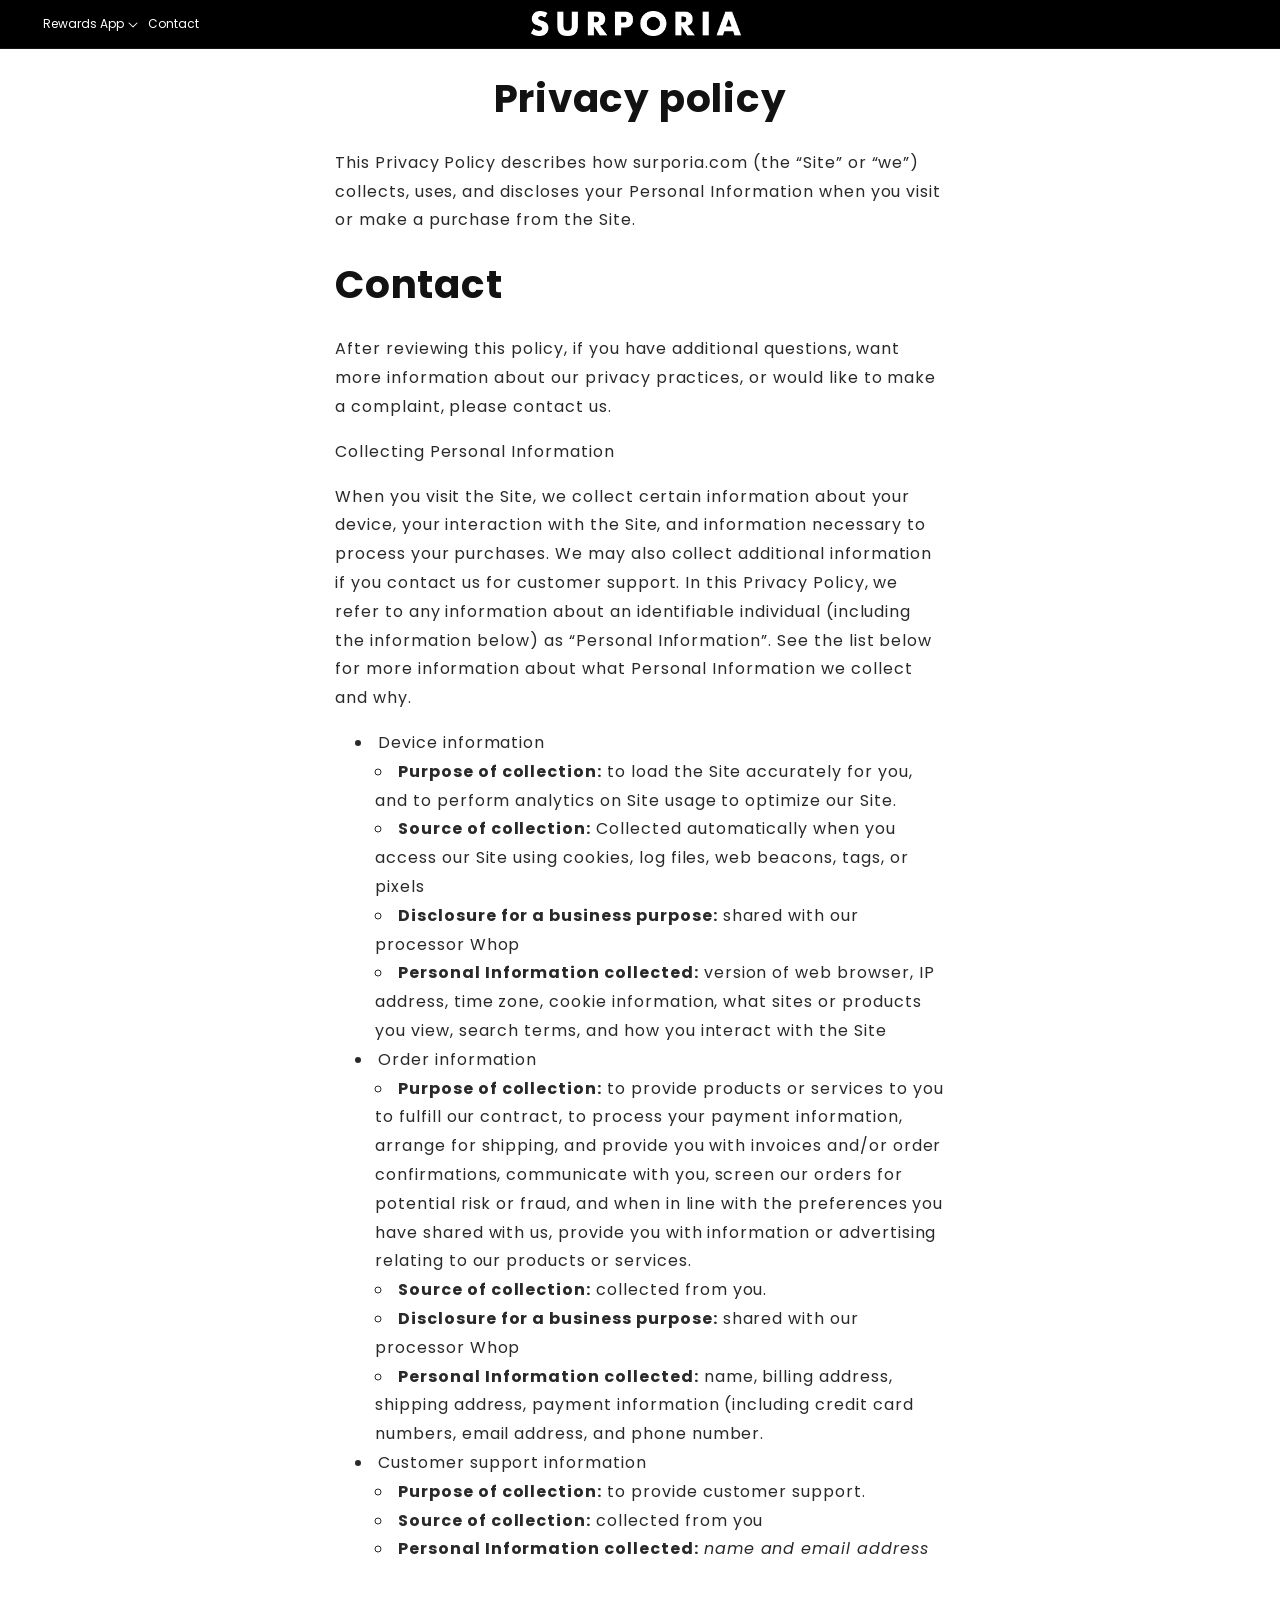
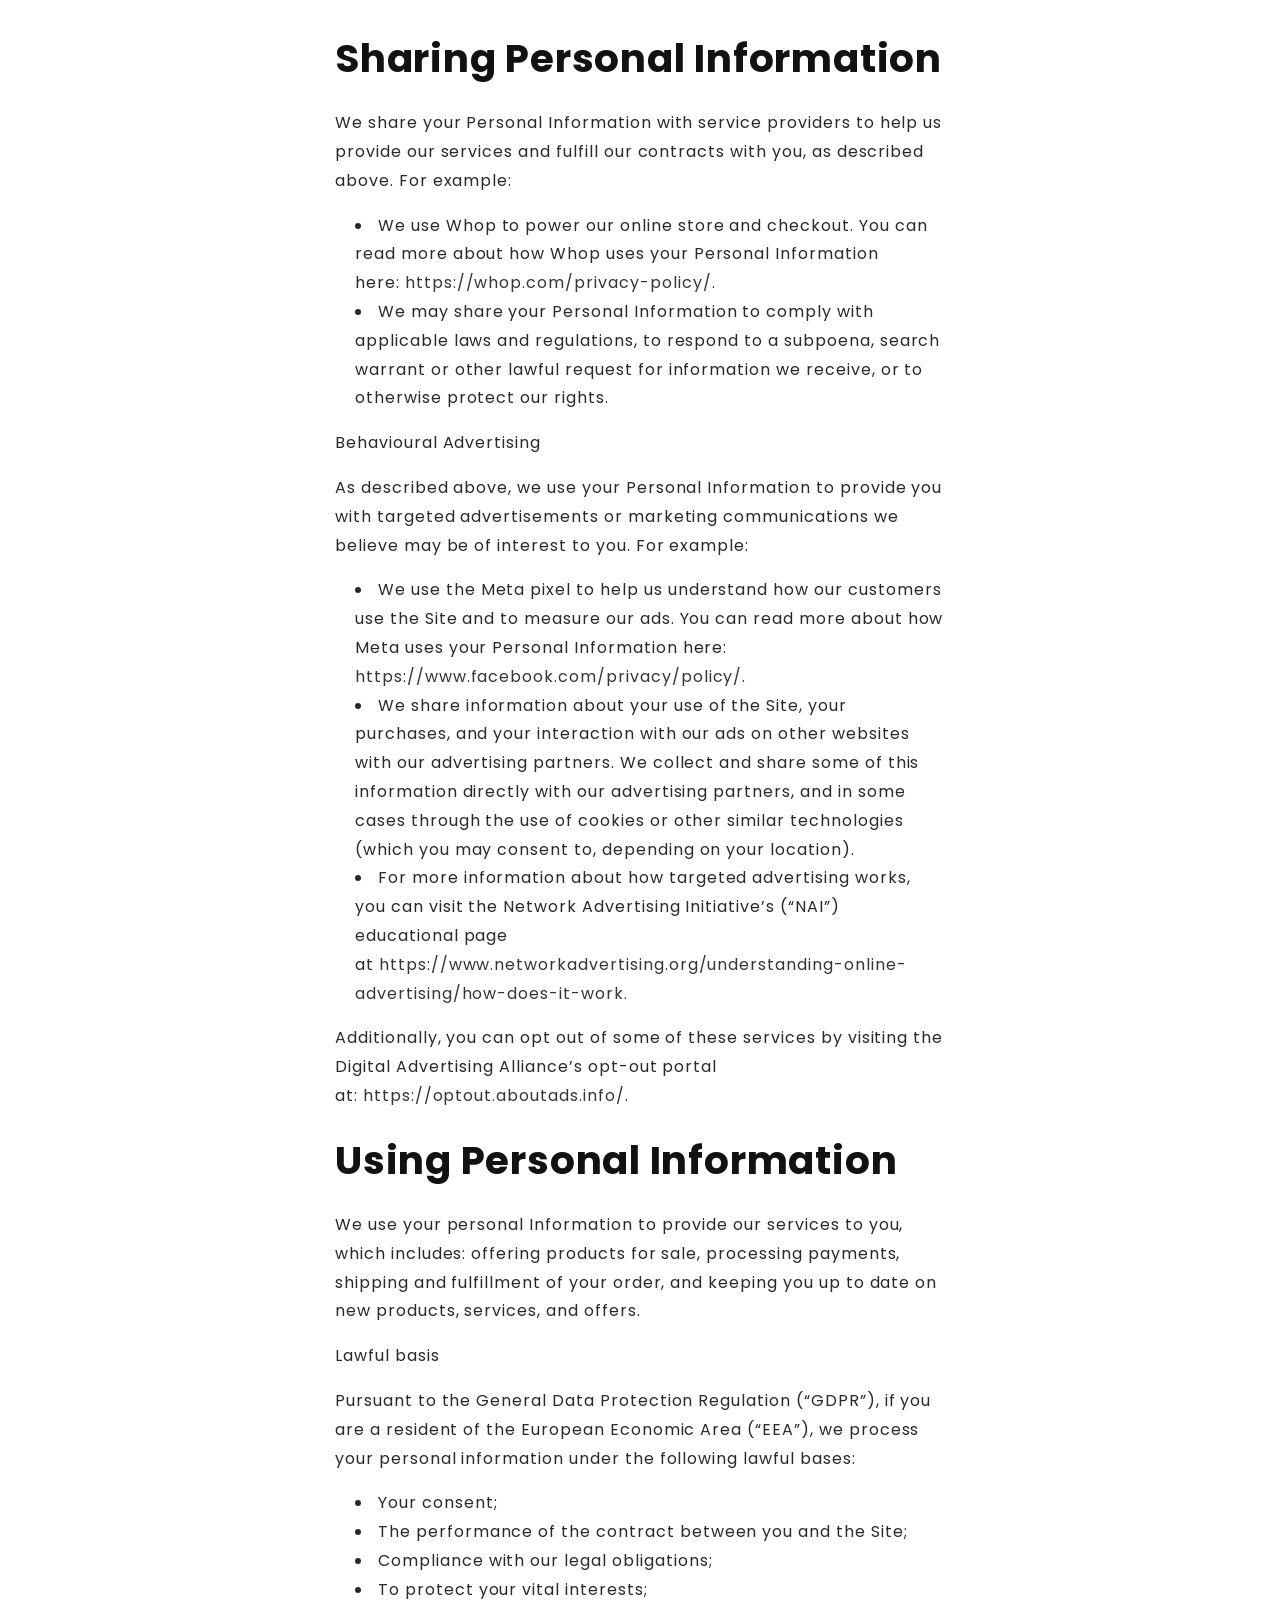
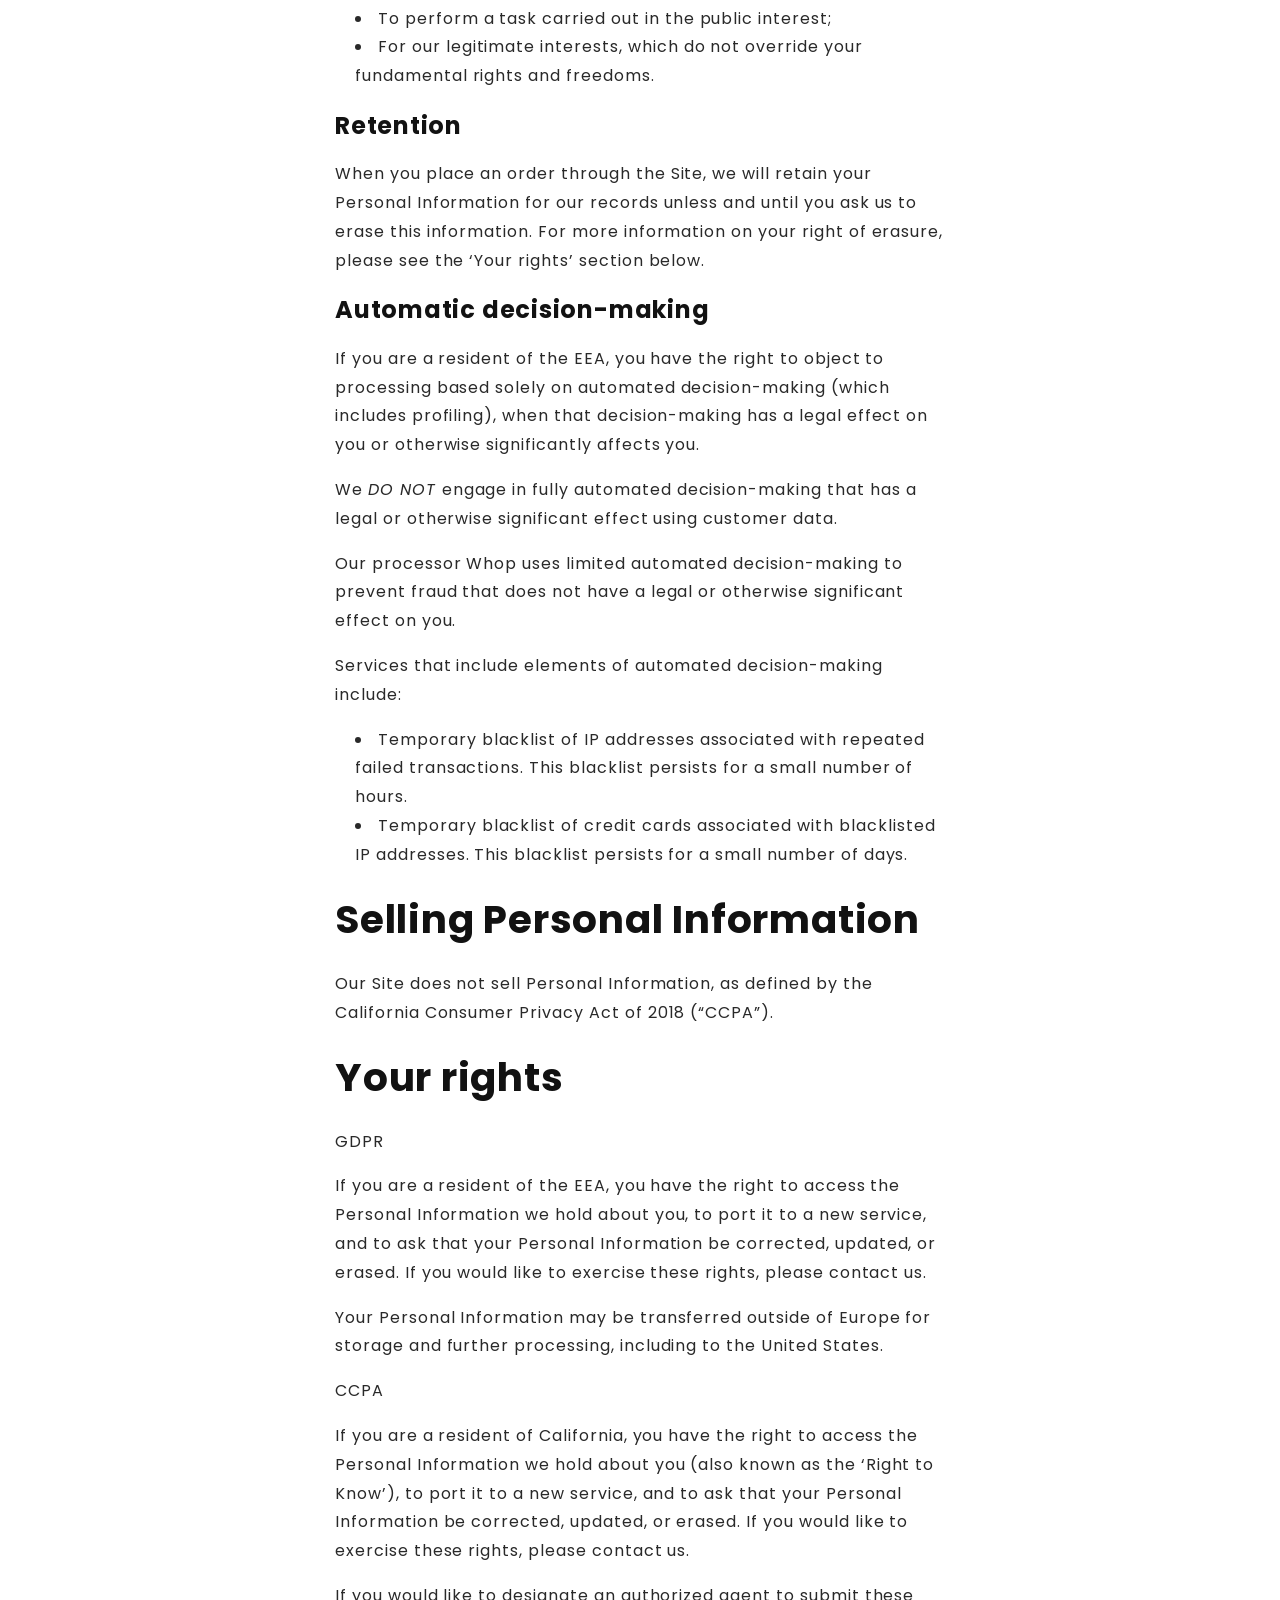
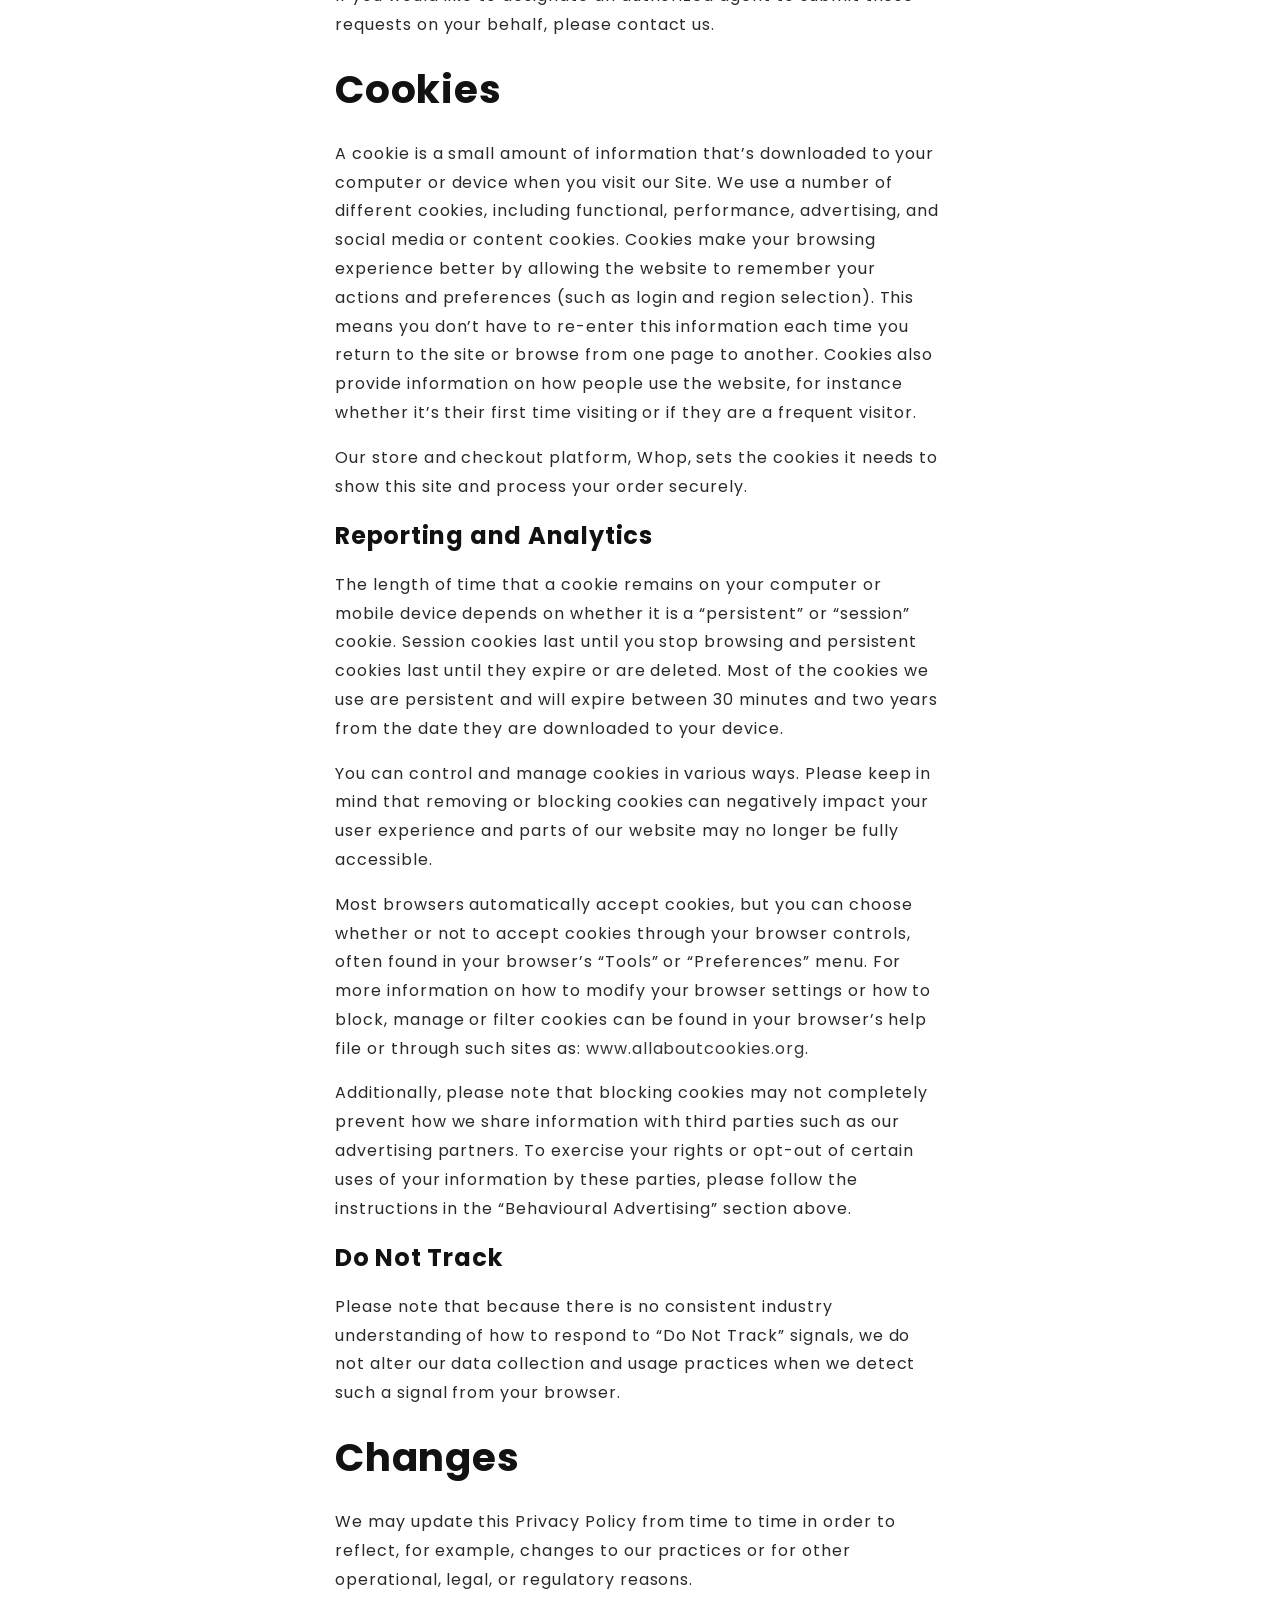
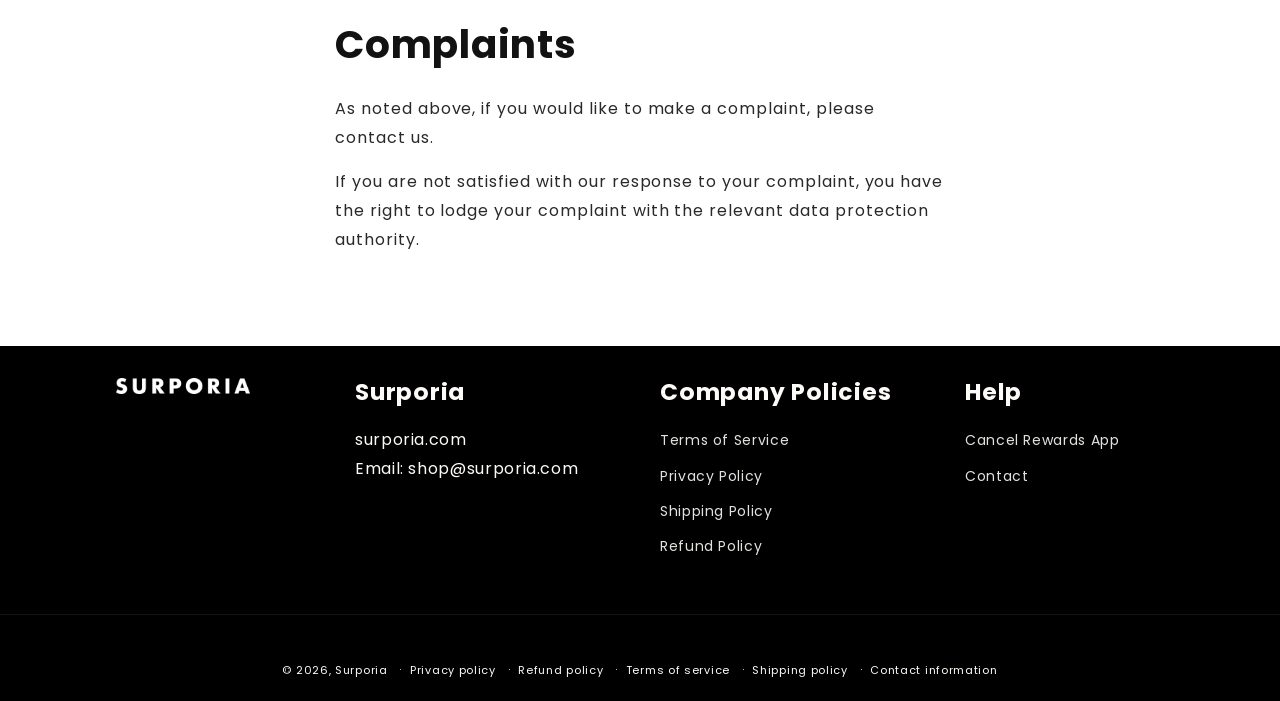
<file: policies/privacy-policy/index.html>
<!DOCTYPE html>
<html class="js" lang="en"><head><meta charset="utf-8"/><meta content="width=device-width, initial-scale=1" name="viewport"/><link data-precedence="default" href="/tb/pol_privacy.css" rel="stylesheet"/><title>Privacy policy – Surporia</title><meta content="noindex,follow" name="robots"/><meta content="https://surporia.com/policies/privacy-policy" property="og:url"/><meta content="Surporia" property="og:site_name"/><meta content="Surporia privacy policy." name="description"/><meta content="Privacy policy – Surporia" property="og:title"/><meta content="Surporia privacy policy." property="og:description"/><meta content="website" property="og:type"/><meta content="light" name="color-scheme"/><link href="https://surporia.com/policies/privacy-policy" rel="canonical"/><link href="/os/brand/favicon.png" rel="icon" sizes="192x192" type="image/png"/><link href="/os/brand/favicon.png" rel="apple-touch-icon" sizes="192x192"/><style>@media (max-width:999px){html:not([data-rdy]) .lz{display:none!important}}</style></head><body><!--$--><div class="gradient link-btns--glow action-btns--glow" style="--header-height:97px;--screen-height:900px"><a class="skip-to-content-link button visually-hidden" href="/">
      Skip to content
    </a>
<div class="shopify-section shopify-section-group-header-group section-header" id="shopify-section-sections--19456415957045__header">
<svg class="hidden" xmlns="http://www.w3.org/2000/svg">
<symbol fill="none" id="icon-search" viewbox="0 0 18 19">
<path clip-rule="evenodd" d="M11.03 11.68A5.784 5.784 0 112.85 3.5a5.784 5.784 0 018.18 8.18zm.26 1.12a6.78 6.78 0 11.72-.7l5.4 5.4a.5.5 0 11-.71.7l-5.41-5.4z" fill="currentColor" fill-rule="evenodd"></path>
</symbol>
<symbol class="icon icon-close" fill="none" id="icon-reset" stroke="currentColor" viewbox="0 0 18 18">
<circle cx="9" cy="9" r="8.5" stroke-opacity="0.2"></circle>
<path d="M6.82972 6.82915L1.17193 1.17097" stroke-linecap="round" stroke-linejoin="round" transform="translate(5 5)"></path>
<path d="M1.22896 6.88502L6.77288 1.11523" stroke-linecap="round" stroke-linejoin="round" transform="translate(5 5)"></path>
</symbol>
<symbol class="icon icon-close" fill="none" id="icon-close" viewbox="0 0 18 17">
<path d="M.865 15.978a.5.5 0 00.707.707l7.433-7.431 7.579 7.282a.501.501 0 00.846-.37.5.5 0 00-.153-.351L9.712 8.546l7.417-7.416a.5.5 0 10-.707-.708L8.991 7.853 1.413.573a.5.5 0 10-.693.72l7.563 7.268-7.418 7.417z" fill="currentColor">
</path></symbol>
</svg>
<style>.section-header .header-wrapper,.section-header .menu-drawer,.section-header .menu-drawer__submenu,.section-header .header__submenu{--color-foreground:255,255,255;--color-background:0,0,0;--gradient-background:#000000;background:#000000;color:#fff}.section-header .header__menu-item,.section-header .header__icon,.section-header .menu-drawer__menu-item,.section-header .menu-drawer__close-button,.section-header .menu-drawer__title{color:#fff}.section-header .header__heading-logo{filter:brightness(0) invert(1)}.section-header .header__submenu{border-color:rgba(255,255,255,.18);width:max-content;min-width:20rem}.section-header .header__inline-menu .header__menu-item{white-space:nowrap}@media (min-width:1200px){.section-header .header__inline-menu .list-menu--inline{flex-wrap:nowrap}.section-header .header .header__heading-link{max-width:21rem}.section-header .header__inline-menu .header__menu-item--main{padding-left:.5rem;padding-right:.5rem;font-size:1.2rem;letter-spacing:0}.section-header .header__inline-menu details>.header__menu-item--main{padding-right:1.9rem}.section-header .header__inline-menu details>.header__menu-item--main .icon-caret{right:.5rem}}@media (min-width:1366px){.section-header .header__inline-menu .header__menu-item--main{padding-left:.7rem;padding-right:.7rem;font-size:1.3rem;letter-spacing:.02rem}.section-header .header__inline-menu details>.header__menu-item--main{padding-right:2.2rem}.section-header .header__inline-menu details>.header__menu-item--main .icon-caret{right:.6rem}}@media (min-width:1440px){.section-header .header__inline-menu .header__menu-item--main{padding-left:.75rem;padding-right:.75rem;font-size:1.35rem;letter-spacing:.03rem}.section-header .header__inline-menu details>.header__menu-item--main{padding-right:2.3rem}}</style><sticky-header class="header-wrapper color-background-1 gradient header-wrapper--border-bottom" data-sticky-type="on-scroll-up">
<header class="header header--middle-center header--mobile-center page-width header--has-menu"><header-drawer data-breakpoint="tablet" data-desktop-type="dropdown">
<details class="menu-drawer-container" id="Details-menu-drawer-container">
<summary aria-controls="menu-drawer" aria-expanded="false" aria-label="Menu" class="header__icon header__icon--menu header__icon--summary link focus-inset" role="button">
<span>
<svg aria-hidden="true" class="icon icon-hamburger" fill="none" focusable="false" viewbox="0 0 18 16" xmlns="http://www.w3.org/2000/svg">
<path d="M1 .5a.5.5 0 100 1h15.71a.5.5 0 000-1H1zM.5 8a.5.5 0 01.5-.5h15.71a.5.5 0 010 1H1A.5.5 0 01.5 8zm0 7a.5.5 0 01.5-.5h15.71a.5.5 0 010 1H1a.5.5 0 01-.5-.5z" fill="currentColor">
</path></svg>
<svg aria-hidden="true" class="icon icon-close" fill="none" focusable="false" viewbox="0 0 18 17" xmlns="http://www.w3.org/2000/svg">
<path d="M.865 15.978a.5.5 0 00.707.707l7.433-7.431 7.579 7.282a.501.501 0 00.846-.37.5.5 0 00-.153-.351L9.712 8.546l7.417-7.416a.5.5 0 10-.707-.708L8.991 7.853 1.413.573a.5.5 0 10-.693.72l7.563 7.268-7.418 7.417z" fill="currentColor">
</path></svg>
</span>
</summary>
<div class="gradient menu-drawer motion-reduce color-background-1" id="menu-drawer" tabindex="-1">
<div class="menu-drawer__inner-container">
<div class="menu-drawer__mobile-content menu-drawer__title-and-close-btn">
<h3 class="menu-drawer__title">Menu</h3>
<button class="menu-drawer__close-btn menu-drawer__close-menu-btn header__icon header__icon--menu header__icon--summary link focus-inset">
<svg aria-hidden="true" class="icon icon-close" fill="none" focusable="false" viewbox="0 0 18 17" xmlns="http://www.w3.org/2000/svg">
<path d="M.865 15.978a.5.5 0 00.707.707l7.433-7.431 7.579 7.282a.501.501 0 00.846-.37.5.5 0 00-.153-.351L9.712 8.546l7.417-7.416a.5.5 0 10-.707-.708L8.991 7.853 1.413.573a.5.5 0 10-.693.72l7.563 7.268-7.418 7.417z" fill="currentColor">
</path></svg>
</button>
</div>
<div class="menu-drawer__navigation-container">
<nav class="menu-drawer__navigation">
<ul class="menu-drawer__menu has-submenu list-menu" role="list"><li class="lz"><details id="Details-menu-drawer-menu-item-3"><summary class="menu-drawer__menu-item list-menu__item link link--text focus-inset">Rewards App<svg aria-hidden="true" class="icon icon-arrow" fill="none" focusable="false" viewbox="0 0 14 10" xmlns="http://www.w3.org/2000/svg"><path clip-rule="evenodd" d="M8.537.808a.5.5 0 01.817-.162l4 4a.5.5 0 010 .708l-4 4a.5.5 0 11-.708-.708L11.793 5.5H1a.5.5 0 010-1h10.793L8.646 1.354a.5.5 0 01-.109-.546z" fill="currentColor" fill-rule="evenodd"></path></svg><svg aria-hidden="true" class="icon icon-caret" focusable="false" viewbox="0 0 10 6"><path clip-rule="evenodd" d="M9.354.646a.5.5 0 00-.708 0L5 4.293 1.354.646a.5.5 0 00-.708.708l4 4a.5.5 0 00.708 0l4-4a.5.5 0 000-.708z" fill="currentColor" fill-rule="evenodd"></path></svg></summary><div class="menu-drawer__submenu has-submenu gradient motion-reduce" id="link-rewards-app" tabindex="-1"><div class="menu-drawer__inner-submenu"><button aria-expanded="true" class="menu-drawer__close-button link link--text focus-inset"><svg aria-hidden="true" class="icon icon-arrow" fill="none" focusable="false" viewbox="0 0 14 10" xmlns="http://www.w3.org/2000/svg"><path clip-rule="evenodd" d="M8.537.808a.5.5 0 01.817-.162l4 4a.5.5 0 010 .708l-4 4a.5.5 0 11-.708-.708L11.793 5.5H1a.5.5 0 010-1h10.793L8.646 1.354a.5.5 0 01-.109-.546z" fill="currentColor" fill-rule="evenodd"></path></svg>Rewards App</button><ul class="menu-drawer__menu list-menu" role="list" tabindex="-1"><li><a class="menu-drawer__menu-item link link--text list-menu__item focus-inset" href="mailto:shop@surporia.com?subject=Cancel%20Rewards%20App">Cancel Rewards App</a></li></ul></div></div></details></li><li><a class="menu-drawer__menu-item list-menu__item link link--text focus-inset" href="/">Contact</a></li></ul>
</nav>
<div class="menu-drawer__utility-links"><ul class="list list-social list-unstyled" role="list"></ul>
</div>
</div>
</div>
</div>
</details>
</header-drawer>
<nav class="header__inline-menu">
<ul class="list-menu list-menu--inline" role="list"><li class="lz"><header-menu><details id="Details-HeaderMenu-3"><summary class="header__menu-item header__menu-item--main list-menu__item link focus-inset"><span>Rewards App</span><svg aria-hidden="true" class="icon icon-caret" focusable="false" viewbox="0 0 10 6"><path clip-rule="evenodd" d="M9.354.646a.5.5 0 00-.708 0L5 4.293 1.354.646a.5.5 0 00-.708.708l4 4a.5.5 0 00.708 0l4-4a.5.5 0 000-.708z" fill="currentColor" fill-rule="evenodd"></path></svg></summary><ul class="header__submenu list-menu list-menu--disclosure gradient caption-large motion-reduce global-settings-popup" id="HeaderMenu-MenuList-3" role="list" tabindex="-1"><li><a class="header__menu-item list-menu__item link link--text focus-inset caption-large" href="mailto:shop@surporia.com?subject=Cancel%20Rewards%20App">Cancel Rewards App</a></li></ul></details></header-menu></li><li><a class="header__menu-item header__menu-item--main list-menu__item link link--text focus-inset" href="/"><span>Contact</span></a></li></ul>
</nav>
<a class="header__heading-link link link--text focus-inset media media--transparent ratio" href="/" style="--ratio-percent: 11.84%"><img alt="Surporia" class="header__heading-logo header__heading-logo--main" height="31" src="/os/brand/surporia-wordmark.png" width="268"/>
</a><div class="header__icons">

</div>
</header>
</sticky-header>
</div>
<main class="content-for-layout focus-none" id="MainContent" role="main" tabindex="-1">
<div class="shopify-policy__container">
<div class="shopify-policy__title">
<h1>Privacy policy</h1>
</div>
<div class="shopify-policy__body">
<div class="rte">
<p><span style="font-weight:400;">This Privacy Policy describes how surporia.com (the “Site” or “we”) collects, uses, and discloses your Personal Information when you visit or make a purchase from the Site.</span></p>
<h1><b>Contact</b></h1>
<p><span style="font-weight:400;">After reviewing this policy, if you have additional questions, want more information about our privacy practices, or would like to make a complaint, please contact us.</span></p>
<p><span style="font-weight:400;">Collecting Personal Information</span></p>
<p><span style="font-weight:400;">When you visit the Site, we collect certain information about your device, your interaction with the Site, and information necessary to process your purchases. We may also collect additional information if you contact us for customer support. In this Privacy Policy, we refer to any information about an identifiable individual (including the information below) as “Personal Information”. See the list below for more information about what Personal Information we collect and why.</span></p>
<ul>
<li style="font-weight:400;"><span style="font-weight:400;">Device information</span></li>
<ul>
<li style="font-weight:400;">
<b>Purpose of collection:</b><span style="font-weight:400;"><span> </span>to load the Site accurately for you, and to perform analytics on Site usage to optimize our Site.</span>
</li>
<li style="font-weight:400;">
<b>Source of collection:</b><span style="font-weight:400;"><span> </span>Collected automatically when you access our Site using cookies, log files, web beacons, tags, or pixels</span>
</li>
<li style="font-weight:400;">
<b>Disclosure for a business purpose:</b><span style="font-weight:400;"><span> </span>shared with our processor Whop </span>
</li>
<li style="font-weight:400;">
<b>Personal Information collected:</b><span style="font-weight:400;"><span> </span>version of web browser, IP address, time zone, cookie information, what sites or products you view, search terms, and how you interact with the Site </span>
</li>
</ul>
<li style="font-weight:400;"><span style="font-weight:400;">Order information</span></li>
<ul>
<li style="font-weight:400;">
<b>Purpose of collection:</b><span style="font-weight:400;"><span> </span>to provide products or services to you to fulfill our contract, to process your payment information, arrange for shipping, and provide you with invoices and/or order confirmations, communicate with you, screen our orders for potential risk or fraud, and when in line with the preferences you have shared with us, provide you with information or advertising relating to our products or services.</span>
</li>
<li style="font-weight:400;">
<b>Source of collection:</b><span style="font-weight:400;"><span> </span>collected from you.</span>
</li>
<li style="font-weight:400;">
<b>Disclosure for a business purpose:</b><span style="font-weight:400;"><span> </span>shared with our processor Whop </span>
</li>
<li style="font-weight:400;">
<b>Personal Information collected:</b><span style="font-weight:400;"><span> </span>name, billing address, shipping address, payment information (including credit card numbers, email address, and phone number.</span>
</li>
</ul>
<li style="font-weight:400;"><span style="font-weight:400;">Customer support information</span></li>
<ul>
<li style="font-weight:400;">
<b>Purpose of collection:</b><span style="font-weight:400;"><span> </span>to provide customer support.</span>
</li>
<li style="font-weight:400;">
<b>Source of collection:</b><span style="font-weight:400;"><span> </span>collected from you</span>
</li>
<li style="font-weight:400;">
<b>Personal Information collected:</b><span> </span><i><span style="font-weight:400;">name and email address</span></i>
</li>
</ul>
</ul>
<p><span style="font-weight:400;"> </span></p>
<h1><b>Sharing Personal Information</b></h1>
<p><span style="font-weight:400;">We share your Personal Information with service providers to help us provide our services and fulfill our contracts with you, as described above. For example:</span></p>
<ul>
<li style="font-weight:400;">
<span style="font-weight:400;">We use Whop to power our online store and checkout. You can read more about how Whop uses your Personal Information here:<span> </span></span><a href="https://whop.com/privacy-policy/" rel="noreferrer noopener" target="_blank"><span style="font-weight:400;">https://whop.com/privacy-policy/</span></a><span style="font-weight:400;">.</span>
</li>
<li style="font-weight:400;"><span style="font-weight:400;">We may share your Personal Information to comply with applicable laws and regulations, to respond to a subpoena, search warrant or other lawful request for information we receive, or to otherwise protect our rights.</span></li>
</ul>
<p><span style="font-weight:400;">Behavioural Advertising</span></p>
<p><span style="font-weight:400;">As described above, we use your Personal Information to provide you with targeted advertisements or marketing communications we believe may be of interest to you. For example:</span></p>
<ul>
<li style="font-weight:400;">
<span style="font-weight:400;">We use the Meta pixel to help us understand how our customers use the Site and to measure our ads. You can read more about how Meta uses your Personal Information here:<span> </span></span><a href="https://www.facebook.com/privacy/policy/" rel="noreferrer noopener" target="_blank"><span style="font-weight:400;">https://www.facebook.com/privacy/policy/</span></a><span style="font-weight:400;">.</span>
</li>
<li style="font-weight:400;"><span style="font-weight:400;">We share information about your use of the Site, your purchases, and your interaction with our ads on other websites with our advertising partners. We collect and share some of this information directly with our advertising partners, and in some cases through the use of cookies or other similar technologies (which you may consent to, depending on your location).</span></li>
<li style="font-weight:400;">
<span style="font-weight:400;">For more information about how targeted advertising works, you can visit the Network Advertising Initiative’s (“NAI”) educational page at<span> </span></span><a href="https://www.networkadvertising.org/understanding-online-advertising/how-does-it-work" rel="noreferrer noopener" target="_blank"><span style="font-weight:400;">https://www.networkadvertising.org/understanding-online-advertising/how-does-it-work</span></a><span style="font-weight:400;">.</span>
</li>
</ul>
<p><span style="font-weight:400;">Additionally, you can opt out of some of these services by visiting the Digital Advertising Alliance’s opt-out portal at:<span> </span></span><a href="https://optout.aboutads.info/" rel="noreferrer noopener" target="_blank"><span style="font-weight:400;">https://optout.aboutads.info/</span></a><span style="font-weight:400;">.</span></p>
<h1><b>Using Personal Information</b></h1>
<p><span style="font-weight:400;">We use your personal Information to provide our services to you, which includes: offering products for sale, processing payments, shipping and fulfillment of your order, and keeping you up to date on new products, services, and offers.</span></p>
<p><span style="font-weight:400;">Lawful basis</span></p>
<p><span style="font-weight:400;">Pursuant to the General Data Protection Regulation (“GDPR”), if you are a resident of the European Economic Area (“EEA”), we process your personal information under the following lawful bases:</span></p>
<ul>
<li style="font-weight:400;"><span style="font-weight:400;">Your consent;</span></li>
<li style="font-weight:400;"><span style="font-weight:400;">The performance of the contract between you and the Site;</span></li>
<li style="font-weight:400;"><span style="font-weight:400;">Compliance with our legal obligations;</span></li>
<li style="font-weight:400;"><span style="font-weight:400;">To protect your vital interests;</span></li>
<li style="font-weight:400;"><span style="font-weight:400;">To perform a task carried out in the public interest;</span></li>
<li style="font-weight:400;"><span style="font-weight:400;">For our legitimate interests, which do not override your fundamental rights and freedoms.</span></li>
</ul>
<h2><b>Retention</b></h2>
<p><span style="font-weight:400;">When you place an order through the Site, we will retain your Personal Information for our records unless and until you ask us to erase this information. For more information on your right of erasure, please see the ‘Your rights’ section below.</span></p>
<h2><b>Automatic decision-making</b></h2>
<p><span style="font-weight:400;">If you are a resident of the EEA, you have the right to object to processing based solely on automated decision-making (which includes profiling), when that decision-making has a legal effect on you or otherwise significantly affects you.</span></p>
<p><span style="font-weight:400;">We<span> </span></span><i><span style="font-weight:400;">DO NOT<span> </span></span></i><span style="font-weight:400;">engage in fully automated decision-making that has a legal or otherwise significant effect using customer data.</span></p>
<p><span style="font-weight:400;">Our processor Whop uses limited automated decision-making to prevent fraud that does not have a legal or otherwise significant effect on you.</span></p>
<p><span style="font-weight:400;">Services that include elements of automated decision-making include:</span></p>
<ul>
<li style="font-weight:400;"><span style="font-weight:400;">Temporary blacklist of IP addresses associated with repeated failed transactions. This blacklist persists for a small number of hours.</span></li>
<li style="font-weight:400;"><span style="font-weight:400;">Temporary blacklist of credit cards associated with blacklisted IP addresses. This blacklist persists for a small number of days.</span></li>
</ul>
<h1><b>Selling Personal Information</b></h1>
<p><span style="font-weight:400;">Our Site does not sell Personal Information, as defined by the California Consumer Privacy Act of 2018 (“CCPA”).</span></p>
<h1><b>Your rights</b></h1>
<p><span style="font-weight:400;">GDPR</span></p>
<p><span style="font-weight:400;">If you are a resident of the EEA, you have the right to access the Personal Information we hold about you, to port it to a new service, and to ask that your Personal Information be corrected, updated, or erased. If you would like to exercise these rights, please contact us.</span></p>
<p><span style="font-weight:400;">Your Personal Information may be transferred outside of Europe for storage and further processing, including to the United States.</span></p>
<p><span style="font-weight:400;">CCPA</span></p>
<p><span style="font-weight:400;">If you are a resident of California, you have the right to access the Personal Information we hold about you (also known as the ‘Right to Know’), to port it to a new service, and to ask that your Personal Information be corrected, updated, or erased. If you would like to exercise these rights, please contact us. </span></p>
<p><span style="font-weight:400;">If you would like to designate an authorized agent to submit these requests on your behalf, please contact us.</span></p>
<h1><b>Cookies</b></h1>
<p><span style="font-weight:400;">A cookie is a small amount of information that’s downloaded to your computer or device when you visit our Site. We use a number of different cookies, including functional, performance, advertising, and social media or content cookies. Cookies make your browsing experience better by allowing the website to remember your actions and preferences (such as login and region selection). This means you don’t have to re-enter this information each time you return to the site or browse from one page to another. Cookies also provide information on how people use the website, for instance whether it’s their first time visiting or if they are a frequent visitor.</span></p>
<p><span style="font-weight:400;">Our store and checkout platform, Whop, sets the cookies it needs to show this site and process your order securely.</span></p>
<h2><b>Reporting and Analytics</b></h2>
<p><span style="font-weight:400;">The length of time that a cookie remains on your computer or mobile device depends on whether it is a “persistent” or “session” cookie. Session cookies last until you stop browsing and persistent cookies last until they expire or are deleted. Most of the cookies we use are persistent and will expire between 30 minutes and two years from the date they are downloaded to your device.</span></p>
<p><span style="font-weight:400;">You can control and manage cookies in various ways. Please keep in mind that removing or blocking cookies can negatively impact your user experience and parts of our website may no longer be fully accessible.</span></p>
<p><span style="font-weight:400;">Most browsers automatically accept cookies, but you can choose whether or not to accept cookies through your browser controls, often found in your browser’s “Tools” or “Preferences” menu. For more information on how to modify your browser settings or how to block, manage or filter cookies can be found in your browser’s help file or through such sites as:<span> </span></span><a href="https://www.allaboutcookies.org/" rel="noreferrer noopener" target="_blank"><span style="font-weight:400;">www.allaboutcookies.org</span></a><span style="font-weight:400;">.</span></p>
<p><span style="font-weight:400;">Additionally, please note that blocking cookies may not completely prevent how we share information with third parties such as our advertising partners. To exercise your rights or opt-out of certain uses of your information by these parties, please follow the instructions in the “Behavioural Advertising” section above.</span></p>
<h2><b>Do Not Track</b></h2>
<p><span style="font-weight:400;">Please note that because there is no consistent industry understanding of how to respond to “Do Not Track” signals, we do not alter our data collection and usage practices when we detect such a signal from your browser.</span></p>
<h1><b>Changes</b></h1>
<p><span style="font-weight:400;">We may update this Privacy Policy from time to time in order to reflect, for example, changes to our practices or for other operational, legal, or regulatory reasons.</span></p>
<h1><b>Complaints</b></h1>
<p><span style="font-weight:400;">As noted above, if you would like to make a complaint, please contact us.</span></p>
<p><span style="font-weight:400;">If you are not satisfied with our response to your complaint, you have the right to lodge your complaint with the relevant data protection authority.</span></p>
<p><br/></p>
<h3 data-os-business-heading="" hidden=""><span style="font-weight:400;"><strong>Business Info</strong></span></h3>
<div data-os-business=""></div>
</div>
</div>
</div>
</main>
<div class="shopify-section shopify-section-group-footer-group" id="shopify-section-sections--19456415924277__footer">
<footer class="footer surporia-store-footer">
<style>
.surporia-store-footer {
  --color-foreground: 253, 251, 247;
  --color-background: 0, 0, 0;
  --grid-desktop-horizontal-spacing: 40px;
  --grid-mobile-horizontal-spacing: 20px;
  --font-heading-scale: 1.3;
  margin: 0;
  padding: 0 0 20px;
  background: #000000;
  color: #fdfbf7;
  font-family: Poppins, sans-serif;
  font-size: 16px;
  font-style: normal;
  font-weight: 400;
  line-height: 1.8;
  letter-spacing: .04em;
}
.surporia-store-footer .store-footer-main { padding-top: 32px; border-bottom: 1px solid rgba(253,251,247,.08); }
.surporia-store-footer .page-width { max-width: 1400px; margin: 0 auto; padding-left: 50px; padding-right: 50px; }
.surporia-store-footer .footer-block__heading { color: #fdfbf7; font-family: Poppins, sans-serif; font-weight: 700; }
.surporia-store-footer .rte a,
.surporia-store-footer .rte a:visited,
.surporia-store-footer .rte a:hover { color: #fdfbf7; }
.surporia-store-footer .footer-block__image-wrapper { max-width: min(100%, 134px); border: 0; border-radius: 0; }
.surporia-store-footer .footer-block__image-wrapper img { width: 100%; height: auto; border-radius: 0; filter: brightness(0) invert(1); }
.surporia-store-footer .footer__content-bottom { border-top: 0; }
@media screen and (max-width: 749px) {
  .surporia-store-footer { padding-bottom: 15px; font-size: 15px; }
  .surporia-store-footer .store-footer-main { padding-top: 24px; }
  .surporia-store-footer .page-width { padding-left: 15px; padding-right: 15px; }
}
</style>
<div class="store-footer-main">
<div class="footer__content-top page-width"><div class="footer__blocks-wrapper grid">
<div class="footer-block grid__item footer-block--desktop-3 footer-block--mobile-2">
<div class="footer-block__details-content footer-block-image center"><div class="footer-block__image-wrapper global-media-settings">
<img alt="Surporia" height="176" loading="lazy" src="/os/brand/surporia-wordmark.png" width="1487"/>
</div></div>
</div>
<div class="footer-block grid__item footer-block--desktop-3 footer-block--mobile-2">
<h2 class="footer-block__heading">Surporia</h2>
<div class="footer-block__details-content rte"><p><a href="https://surporia.com">surporia.com</a><br/>Email: shop@surporia.com</p></div>
</div>
<div class="footer-block grid__item footer-block--menu footer-block--desktop-3 footer-block--mobile-2">
<h2 class="footer-block__heading">Company Policies</h2>
<ul class="footer-block__details-content list-unstyled">
<li><a class="link link--text list-menu__item list-menu__item--link" href="/policies/terms-of-service">Terms of Service</a></li>
<li><a class="link link--text list-menu__item list-menu__item--link" href="/policies/privacy-policy">Privacy Policy</a></li>
<li><a class="link link--text list-menu__item list-menu__item--link" href="/policies/shipping-policy">Shipping Policy</a></li>
<li><a class="link link--text list-menu__item list-menu__item--link" href="/policies/refund-policy">Refund Policy</a></li>

</ul>
</div>
<div class="footer-block grid__item footer-block--menu footer-block--desktop-3 footer-block--mobile-2">
<h2 class="footer-block__heading">Help</h2>
<ul class="footer-block__details-content list-unstyled">
<li class="lz"><a class="link link--text list-menu__item list-menu__item--link" href="mailto:shop@surporia.com?subject=Cancel%20Rewards%20App">Cancel Rewards App</a></li>

<li><a class="link link--text list-menu__item list-menu__item--link" href="/">Contact</a></li>

</ul>
</div>
</div></div>
</div>
<div class="footer__content-bottom">
<div class="footer__content-bottom-wrapper page-width"><div class="footer__column footer__localization isolate"></div><div class="footer__column footer__column--info"></div></div>
<div class="footer__content-bottom-wrapper page-width"><div class="footer__copyright caption">
<small class="copyright__content">© 2026, <a href="/">Surporia</a></small>
<ul class="policies list-unstyled">
<li><small class="copyright__content"><a href="/policies/privacy-policy">Privacy policy</a></small></li>
<li><small class="copyright__content"><a href="/policies/refund-policy">Refund policy</a></small></li>
<li><small class="copyright__content"><a href="/policies/terms-of-service">Terms of service</a></small></li>
<li><small class="copyright__content"><a href="/policies/shipping-policy">Shipping policy</a></small></li>
<li><small class="copyright__content"><a href="/policies/contact-information">Contact information</a></small></li>
</ul>
</div></div>
</div>
</footer>
</div>
<ul hidden="">
<li id="a11y-refresh-page-message">Choosing a selection results in a full page refresh.</li>
<li id="a11y-new-window-message">Opens in a new window.</li>
</ul>
<div class="shopify-block shopify-app-block" id="shopify-block-Aa3VDWldqR2hLcjJYa__17931597366502870179">
</div><div class="shopify-block shopify-app-block" id="shopify-block-AbmR4ZVhWZXJvS2NJQ__2786716548061469553">
</div><div class="shopify-block shopify-app-block" id="shopify-block-ANGtrVkhGc2dNU1FHT__1143683040400472741">
</div>
<style>main .rte a,main .rte span{overflow-wrap:anywhere}@media (min-width:750px) and (max-width:989px){.card__heading,.card__heading a{font-size:1.25rem;letter-spacing:0;word-break:normal;overflow-wrap:normal}.icon-with-text .h4{font-size:1.15rem;letter-spacing:0;word-break:normal;overflow-wrap:normal}}@media (min-width:990px) and (max-width:1199px){.header__inline-menu .header__menu-item{padding-left:.7rem;padding-right:.7rem;font-size:1.25rem;letter-spacing:.02em;white-space:nowrap}}</style></div><!--/$--></body></html>
</file>
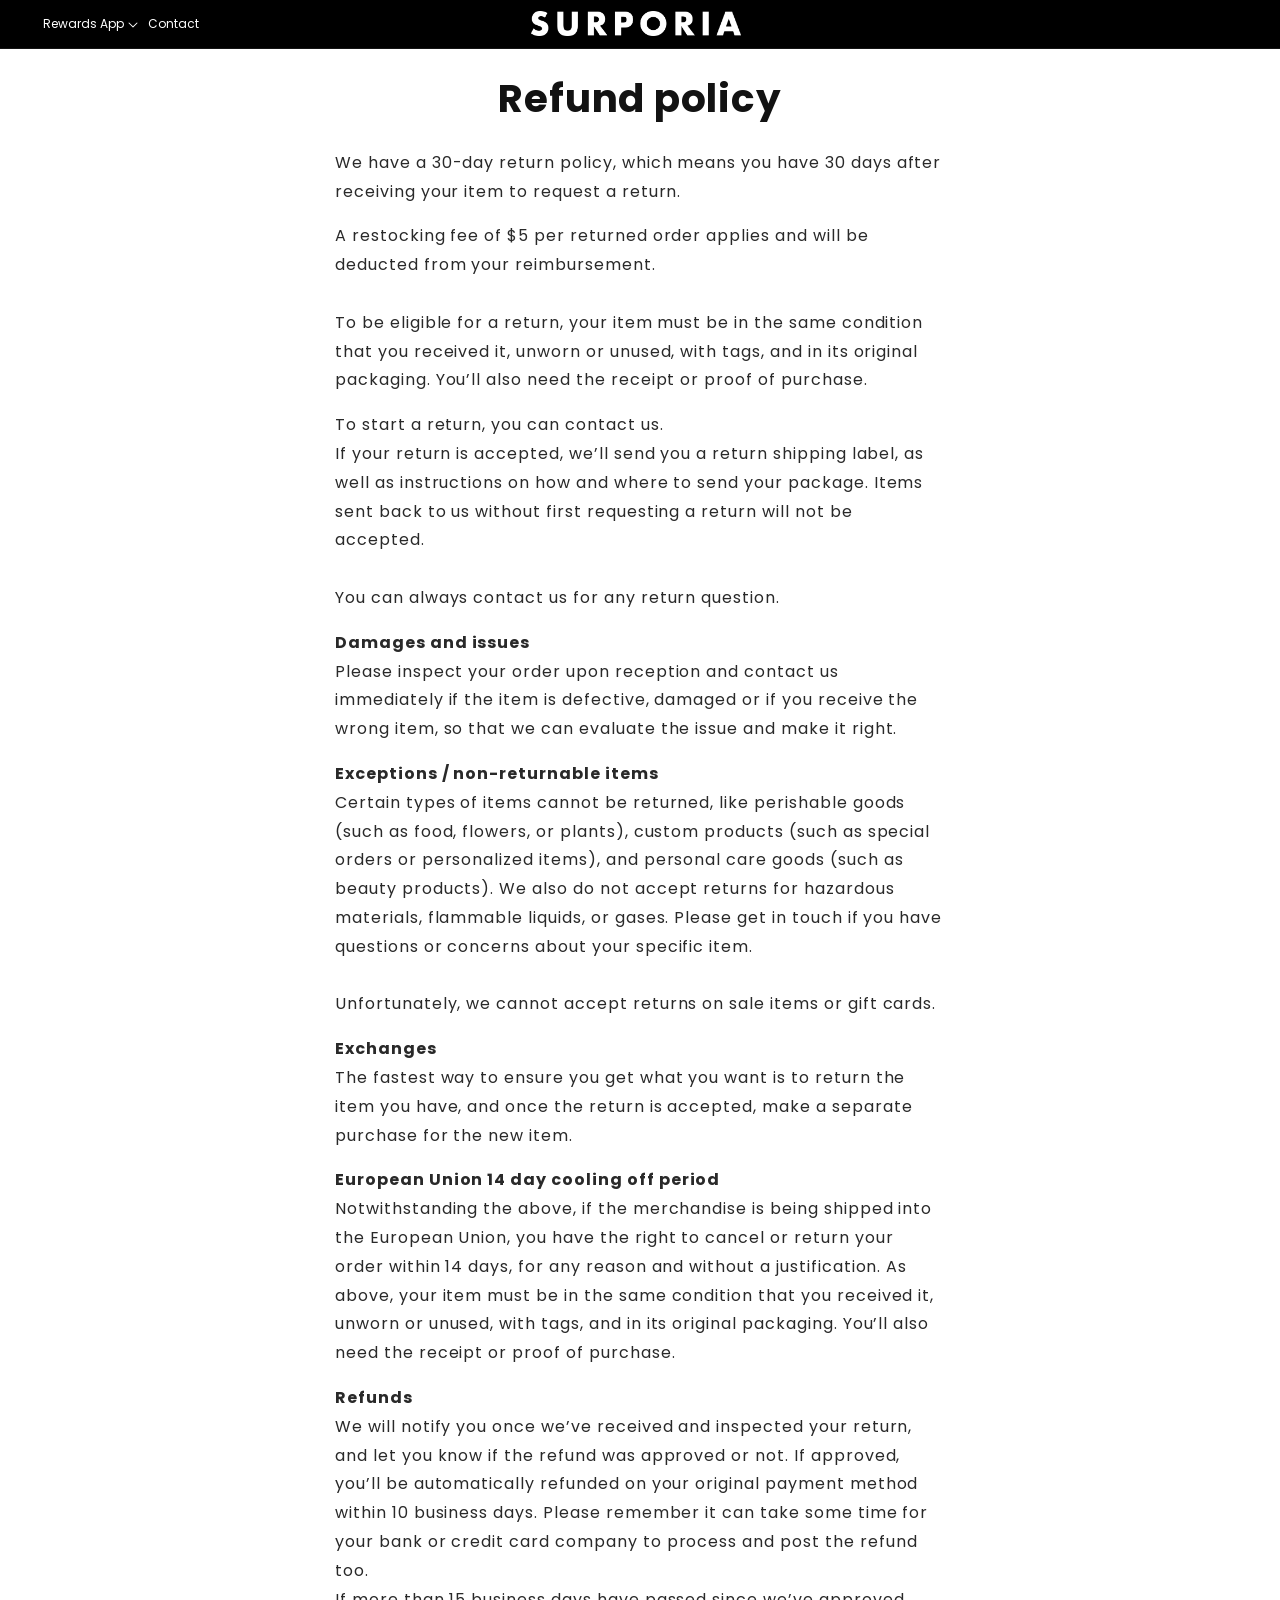
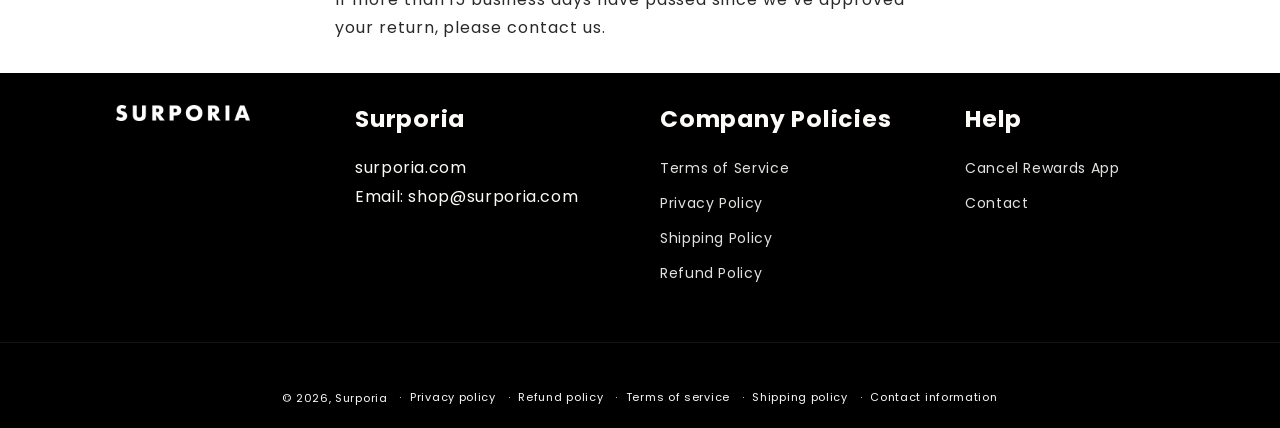
<file: policies/refund-policy/index.html>
<!DOCTYPE html>
<html class="js" lang="en"><head><meta charset="utf-8"/><meta content="width=device-width, initial-scale=1" name="viewport"/><link data-precedence="default" href="/tb/pol_refund.css" rel="stylesheet"/><title>Refund policy – Surporia</title><meta content="noindex,follow" name="robots"/><meta content="https://surporia.com/policies/refund-policy" property="og:url"/><meta content="Surporia" property="og:site_name"/><meta content="Surporia refund policy." name="description"/><meta content="Refund policy – Surporia" property="og:title"/><meta content="Surporia refund policy." property="og:description"/><meta content="website" property="og:type"/><meta content="light" name="color-scheme"/><link href="https://surporia.com/policies/refund-policy" rel="canonical"/><link href="/os/brand/favicon.png" rel="icon" sizes="192x192" type="image/png"/><link href="/os/brand/favicon.png" rel="apple-touch-icon" sizes="192x192"/><style>@media (max-width:999px){html:not([data-rdy]) .lz{display:none!important}}</style></head><body><!--$--><div class="gradient link-btns--glow action-btns--glow" style="--header-height:97px;--screen-height:900px"><a class="skip-to-content-link button visually-hidden" href="/">
      Skip to content
    </a>
<div class="shopify-section shopify-section-group-header-group section-header" id="shopify-section-sections--19456415957045__header">
<svg class="hidden" xmlns="http://www.w3.org/2000/svg">
<symbol fill="none" id="icon-search" viewbox="0 0 18 19">
<path clip-rule="evenodd" d="M11.03 11.68A5.784 5.784 0 112.85 3.5a5.784 5.784 0 018.18 8.18zm.26 1.12a6.78 6.78 0 11.72-.7l5.4 5.4a.5.5 0 11-.71.7l-5.41-5.4z" fill="currentColor" fill-rule="evenodd"></path>
</symbol>
<symbol class="icon icon-close" fill="none" id="icon-reset" stroke="currentColor" viewbox="0 0 18 18">
<circle cx="9" cy="9" r="8.5" stroke-opacity="0.2"></circle>
<path d="M6.82972 6.82915L1.17193 1.17097" stroke-linecap="round" stroke-linejoin="round" transform="translate(5 5)"></path>
<path d="M1.22896 6.88502L6.77288 1.11523" stroke-linecap="round" stroke-linejoin="round" transform="translate(5 5)"></path>
</symbol>
<symbol class="icon icon-close" fill="none" id="icon-close" viewbox="0 0 18 17">
<path d="M.865 15.978a.5.5 0 00.707.707l7.433-7.431 7.579 7.282a.501.501 0 00.846-.37.5.5 0 00-.153-.351L9.712 8.546l7.417-7.416a.5.5 0 10-.707-.708L8.991 7.853 1.413.573a.5.5 0 10-.693.72l7.563 7.268-7.418 7.417z" fill="currentColor">
</path></symbol>
</svg>
<style>.section-header .header-wrapper,.section-header .menu-drawer,.section-header .menu-drawer__submenu,.section-header .header__submenu{--color-foreground:255,255,255;--color-background:0,0,0;--gradient-background:#000000;background:#000000;color:#fff}.section-header .header__menu-item,.section-header .header__icon,.section-header .menu-drawer__menu-item,.section-header .menu-drawer__close-button,.section-header .menu-drawer__title{color:#fff}.section-header .header__heading-logo{filter:brightness(0) invert(1)}.section-header .header__submenu{border-color:rgba(255,255,255,.18);width:max-content;min-width:20rem}.section-header .header__inline-menu .header__menu-item{white-space:nowrap}@media (min-width:1200px){.section-header .header__inline-menu .list-menu--inline{flex-wrap:nowrap}.section-header .header .header__heading-link{max-width:21rem}.section-header .header__inline-menu .header__menu-item--main{padding-left:.5rem;padding-right:.5rem;font-size:1.2rem;letter-spacing:0}.section-header .header__inline-menu details>.header__menu-item--main{padding-right:1.9rem}.section-header .header__inline-menu details>.header__menu-item--main .icon-caret{right:.5rem}}@media (min-width:1366px){.section-header .header__inline-menu .header__menu-item--main{padding-left:.7rem;padding-right:.7rem;font-size:1.3rem;letter-spacing:.02rem}.section-header .header__inline-menu details>.header__menu-item--main{padding-right:2.2rem}.section-header .header__inline-menu details>.header__menu-item--main .icon-caret{right:.6rem}}@media (min-width:1440px){.section-header .header__inline-menu .header__menu-item--main{padding-left:.75rem;padding-right:.75rem;font-size:1.35rem;letter-spacing:.03rem}.section-header .header__inline-menu details>.header__menu-item--main{padding-right:2.3rem}}</style><sticky-header class="header-wrapper color-background-1 gradient header-wrapper--border-bottom" data-sticky-type="on-scroll-up">
<header class="header header--middle-center header--mobile-center page-width header--has-menu"><header-drawer data-breakpoint="tablet" data-desktop-type="dropdown">
<details class="menu-drawer-container" id="Details-menu-drawer-container">
<summary aria-controls="menu-drawer" aria-expanded="false" aria-label="Menu" class="header__icon header__icon--menu header__icon--summary link focus-inset" role="button">
<span>
<svg aria-hidden="true" class="icon icon-hamburger" fill="none" focusable="false" viewbox="0 0 18 16" xmlns="http://www.w3.org/2000/svg">
<path d="M1 .5a.5.5 0 100 1h15.71a.5.5 0 000-1H1zM.5 8a.5.5 0 01.5-.5h15.71a.5.5 0 010 1H1A.5.5 0 01.5 8zm0 7a.5.5 0 01.5-.5h15.71a.5.5 0 010 1H1a.5.5 0 01-.5-.5z" fill="currentColor">
</path></svg>
<svg aria-hidden="true" class="icon icon-close" fill="none" focusable="false" viewbox="0 0 18 17" xmlns="http://www.w3.org/2000/svg">
<path d="M.865 15.978a.5.5 0 00.707.707l7.433-7.431 7.579 7.282a.501.501 0 00.846-.37.5.5 0 00-.153-.351L9.712 8.546l7.417-7.416a.5.5 0 10-.707-.708L8.991 7.853 1.413.573a.5.5 0 10-.693.72l7.563 7.268-7.418 7.417z" fill="currentColor">
</path></svg>
</span>
</summary>
<div class="gradient menu-drawer motion-reduce color-background-1" id="menu-drawer" tabindex="-1">
<div class="menu-drawer__inner-container">
<div class="menu-drawer__mobile-content menu-drawer__title-and-close-btn">
<h3 class="menu-drawer__title">Menu</h3>
<button class="menu-drawer__close-btn menu-drawer__close-menu-btn header__icon header__icon--menu header__icon--summary link focus-inset">
<svg aria-hidden="true" class="icon icon-close" fill="none" focusable="false" viewbox="0 0 18 17" xmlns="http://www.w3.org/2000/svg">
<path d="M.865 15.978a.5.5 0 00.707.707l7.433-7.431 7.579 7.282a.501.501 0 00.846-.37.5.5 0 00-.153-.351L9.712 8.546l7.417-7.416a.5.5 0 10-.707-.708L8.991 7.853 1.413.573a.5.5 0 10-.693.72l7.563 7.268-7.418 7.417z" fill="currentColor">
</path></svg>
</button>
</div>
<div class="menu-drawer__navigation-container">
<nav class="menu-drawer__navigation">
<ul class="menu-drawer__menu has-submenu list-menu" role="list"><li class="lz"><details id="Details-menu-drawer-menu-item-3"><summary class="menu-drawer__menu-item list-menu__item link link--text focus-inset">Rewards App<svg aria-hidden="true" class="icon icon-arrow" fill="none" focusable="false" viewbox="0 0 14 10" xmlns="http://www.w3.org/2000/svg"><path clip-rule="evenodd" d="M8.537.808a.5.5 0 01.817-.162l4 4a.5.5 0 010 .708l-4 4a.5.5 0 11-.708-.708L11.793 5.5H1a.5.5 0 010-1h10.793L8.646 1.354a.5.5 0 01-.109-.546z" fill="currentColor" fill-rule="evenodd"></path></svg><svg aria-hidden="true" class="icon icon-caret" focusable="false" viewbox="0 0 10 6"><path clip-rule="evenodd" d="M9.354.646a.5.5 0 00-.708 0L5 4.293 1.354.646a.5.5 0 00-.708.708l4 4a.5.5 0 00.708 0l4-4a.5.5 0 000-.708z" fill="currentColor" fill-rule="evenodd"></path></svg></summary><div class="menu-drawer__submenu has-submenu gradient motion-reduce" id="link-rewards-app" tabindex="-1"><div class="menu-drawer__inner-submenu"><button aria-expanded="true" class="menu-drawer__close-button link link--text focus-inset"><svg aria-hidden="true" class="icon icon-arrow" fill="none" focusable="false" viewbox="0 0 14 10" xmlns="http://www.w3.org/2000/svg"><path clip-rule="evenodd" d="M8.537.808a.5.5 0 01.817-.162l4 4a.5.5 0 010 .708l-4 4a.5.5 0 11-.708-.708L11.793 5.5H1a.5.5 0 010-1h10.793L8.646 1.354a.5.5 0 01-.109-.546z" fill="currentColor" fill-rule="evenodd"></path></svg>Rewards App</button><ul class="menu-drawer__menu list-menu" role="list" tabindex="-1"><li><a class="menu-drawer__menu-item link link--text list-menu__item focus-inset" href="mailto:shop@surporia.com?subject=Cancel%20Rewards%20App">Cancel Rewards App</a></li></ul></div></div></details></li><li><a class="menu-drawer__menu-item list-menu__item link link--text focus-inset" href="/">Contact</a></li></ul>
</nav>
<div class="menu-drawer__utility-links"><ul class="list list-social list-unstyled" role="list"></ul>
</div>
</div>
</div>
</div>
</details>
</header-drawer>
<nav class="header__inline-menu">
<ul class="list-menu list-menu--inline" role="list"><li class="lz"><header-menu><details id="Details-HeaderMenu-3"><summary class="header__menu-item header__menu-item--main list-menu__item link focus-inset"><span>Rewards App</span><svg aria-hidden="true" class="icon icon-caret" focusable="false" viewbox="0 0 10 6"><path clip-rule="evenodd" d="M9.354.646a.5.5 0 00-.708 0L5 4.293 1.354.646a.5.5 0 00-.708.708l4 4a.5.5 0 00.708 0l4-4a.5.5 0 000-.708z" fill="currentColor" fill-rule="evenodd"></path></svg></summary><ul class="header__submenu list-menu list-menu--disclosure gradient caption-large motion-reduce global-settings-popup" id="HeaderMenu-MenuList-3" role="list" tabindex="-1"><li><a class="header__menu-item list-menu__item link link--text focus-inset caption-large" href="mailto:shop@surporia.com?subject=Cancel%20Rewards%20App">Cancel Rewards App</a></li></ul></details></header-menu></li><li><a class="header__menu-item header__menu-item--main list-menu__item link link--text focus-inset" href="/"><span>Contact</span></a></li></ul>
</nav>
<a class="header__heading-link link link--text focus-inset media media--transparent ratio" href="/" style="--ratio-percent: 11.84%"><img alt="Surporia" class="header__heading-logo header__heading-logo--main" height="31" src="/os/brand/surporia-wordmark.png" width="268"/>
</a><div class="header__icons">

</div>
</header>
</sticky-header>
</div>
<main class="content-for-layout focus-none" id="MainContent" role="main" tabindex="-1">
<div class="shopify-policy__container">
<div class="shopify-policy__title">
<h1>Refund policy</h1>
</div>
<div class="shopify-policy__body">
<div class="rte">
<p><span style="font-weight:400;">We have a 30-day return policy, which means you have 30 days after receiving your item to request a return.</span></p>
<p><span style="font-weight:400;">A restocking fee of $5 per returned order applies and will be deducted from your reimbursement.<br/></span><span style="font-weight:400;"><br/></span><span style="font-weight:400;">To be eligible for a return, your item must be in the same condition that you received it, unworn or unused, with tags, and in its original packaging. You’ll also need the receipt or proof of purchase.</span></p>
<p><span style="font-weight:400;"></span><span style="font-weight:400;">To start a return, you can contact us.<span style="font-weight:400;"><br/></span><span style="font-weight:400;">If your return is accepted, we’ll send you a return shipping label, as well as instructions on how and where to send your package. Items sent back to us without first requesting a return will not be accepted.</span><span style="font-weight:400;"><br/></span><span style="font-weight:400;"><br/></span><span style="font-weight:400;">You can always contact us for any return question.</span></span></p>
<p><b>Damages and issues</b><b><br/></b><span style="font-weight:400;">Please inspect your order upon reception and contact us immediately if the item is defective, damaged or if you receive the wrong item, so that we can evaluate the issue and make it right.</span></p>
<p><b>Exceptions / non-returnable items</b><b><br/></b><span style="font-weight:400;">Certain types of items cannot be returned, like perishable goods (such as food, flowers, or plants), custom products (such as special orders or personalized items), and personal care goods (such as beauty products). We also do not accept returns for hazardous materials, flammable liquids, or gases. Please get in touch if you have questions or concerns about your specific item.</span><span style="font-weight:400;"><br/></span><span style="font-weight:400;"><br/></span><span style="font-weight:400;">Unfortunately, we cannot accept returns on sale items or gift cards.</span></p>
<p><b>Exchanges</b><b><br/></b><span style="font-weight:400;">The fastest way to ensure you get what you want is to return the item you have, and once the return is accepted, make a separate purchase for the new item.</span></p>
<p><b>European Union 14 day cooling off period</b><b><br/></b><span style="font-weight:400;">Notwithstanding the above, if the merchandise is being shipped into the European Union, you have the right to cancel or return your order within 14 days, for any reason and without a justification. As above, your item must be in the same condition that you received it, unworn or unused, with tags, and in its original packaging. You’ll also need the receipt or proof of purchase.</span></p>
<p><b>Refunds</b><b><br/></b><span style="font-weight:400;">We will notify you once we’ve received and inspected your return, and let you know if the refund was approved or not. If approved, you’ll be automatically refunded on your original payment method within 10 business days. Please remember it can take some time for your bank or credit card company to process and post the refund too.</span><span style="font-weight:400;"><br/></span><span style="font-weight:400;">If more than 15 business days have passed since we’ve approved your return, please contact us.</span></p>
</div>
</div>
</div>
</main>
<div class="shopify-section shopify-section-group-footer-group" id="shopify-section-sections--19456415924277__footer">
<footer class="footer surporia-store-footer">
<style>
.surporia-store-footer {
  --color-foreground: 253, 251, 247;
  --color-background: 0, 0, 0;
  --grid-desktop-horizontal-spacing: 40px;
  --grid-mobile-horizontal-spacing: 20px;
  --font-heading-scale: 1.3;
  margin: 0;
  padding: 0 0 20px;
  background: #000000;
  color: #fdfbf7;
  font-family: Poppins, sans-serif;
  font-size: 16px;
  font-style: normal;
  font-weight: 400;
  line-height: 1.8;
  letter-spacing: .04em;
}
.surporia-store-footer .store-footer-main { padding-top: 32px; border-bottom: 1px solid rgba(253,251,247,.08); }
.surporia-store-footer .page-width { max-width: 1400px; margin: 0 auto; padding-left: 50px; padding-right: 50px; }
.surporia-store-footer .footer-block__heading { color: #fdfbf7; font-family: Poppins, sans-serif; font-weight: 700; }
.surporia-store-footer .rte a,
.surporia-store-footer .rte a:visited,
.surporia-store-footer .rte a:hover { color: #fdfbf7; }
.surporia-store-footer .footer-block__image-wrapper { max-width: min(100%, 134px); border: 0; border-radius: 0; }
.surporia-store-footer .footer-block__image-wrapper img { width: 100%; height: auto; border-radius: 0; filter: brightness(0) invert(1); }
.surporia-store-footer .footer__content-bottom { border-top: 0; }
@media screen and (max-width: 749px) {
  .surporia-store-footer { padding-bottom: 15px; font-size: 15px; }
  .surporia-store-footer .store-footer-main { padding-top: 24px; }
  .surporia-store-footer .page-width { padding-left: 15px; padding-right: 15px; }
}
</style>
<div class="store-footer-main">
<div class="footer__content-top page-width"><div class="footer__blocks-wrapper grid">
<div class="footer-block grid__item footer-block--desktop-3 footer-block--mobile-2">
<div class="footer-block__details-content footer-block-image center"><div class="footer-block__image-wrapper global-media-settings">
<img alt="Surporia" height="176" loading="lazy" src="/os/brand/surporia-wordmark.png" width="1487"/>
</div></div>
</div>
<div class="footer-block grid__item footer-block--desktop-3 footer-block--mobile-2">
<h2 class="footer-block__heading">Surporia</h2>
<div class="footer-block__details-content rte"><p><a href="https://surporia.com">surporia.com</a><br/>Email: shop@surporia.com</p></div>
</div>
<div class="footer-block grid__item footer-block--menu footer-block--desktop-3 footer-block--mobile-2">
<h2 class="footer-block__heading">Company Policies</h2>
<ul class="footer-block__details-content list-unstyled">
<li><a class="link link--text list-menu__item list-menu__item--link" href="/policies/terms-of-service">Terms of Service</a></li>
<li><a class="link link--text list-menu__item list-menu__item--link" href="/policies/privacy-policy">Privacy Policy</a></li>
<li><a class="link link--text list-menu__item list-menu__item--link" href="/policies/shipping-policy">Shipping Policy</a></li>
<li><a class="link link--text list-menu__item list-menu__item--link" href="/policies/refund-policy">Refund Policy</a></li>

</ul>
</div>
<div class="footer-block grid__item footer-block--menu footer-block--desktop-3 footer-block--mobile-2">
<h2 class="footer-block__heading">Help</h2>
<ul class="footer-block__details-content list-unstyled">
<li class="lz"><a class="link link--text list-menu__item list-menu__item--link" href="mailto:shop@surporia.com?subject=Cancel%20Rewards%20App">Cancel Rewards App</a></li>

<li><a class="link link--text list-menu__item list-menu__item--link" href="/">Contact</a></li>

</ul>
</div>
</div></div>
</div>
<div class="footer__content-bottom">
<div class="footer__content-bottom-wrapper page-width"><div class="footer__column footer__localization isolate"></div><div class="footer__column footer__column--info"></div></div>
<div class="footer__content-bottom-wrapper page-width"><div class="footer__copyright caption">
<small class="copyright__content">© 2026, <a href="/">Surporia</a></small>
<ul class="policies list-unstyled">
<li><small class="copyright__content"><a href="/policies/privacy-policy">Privacy policy</a></small></li>
<li><small class="copyright__content"><a href="/policies/refund-policy">Refund policy</a></small></li>
<li><small class="copyright__content"><a href="/policies/terms-of-service">Terms of service</a></small></li>
<li><small class="copyright__content"><a href="/policies/shipping-policy">Shipping policy</a></small></li>
<li><small class="copyright__content"><a href="/policies/contact-information">Contact information</a></small></li>
</ul>
</div></div>
</div>
</footer>
</div>
<ul hidden="">
<li id="a11y-refresh-page-message">Choosing a selection results in a full page refresh.</li>
<li id="a11y-new-window-message">Opens in a new window.</li>
</ul>
<div class="shopify-block shopify-app-block" id="shopify-block-AbmR4ZVhWZXJvS2NJQ__2786716548061469553">
</div><div class="shopify-block shopify-app-block" id="shopify-block-ANGtrVkhGc2dNU1FHT__1143683040400472741">
</div><div class="shopify-block shopify-app-block" id="shopify-block-Aa3VDWldqR2hLcjJYa__17931597366502870179">
</div>
<style>main .rte a,main .rte span{overflow-wrap:anywhere}@media (min-width:750px) and (max-width:989px){.card__heading,.card__heading a{font-size:1.25rem;letter-spacing:0;word-break:normal;overflow-wrap:normal}.icon-with-text .h4{font-size:1.15rem;letter-spacing:0;word-break:normal;overflow-wrap:normal}}@media (min-width:990px) and (max-width:1199px){.header__inline-menu .header__menu-item{padding-left:.7rem;padding-right:.7rem;font-size:1.25rem;letter-spacing:.02em;white-space:nowrap}}</style></div><!--/$--></body></html>
</file>
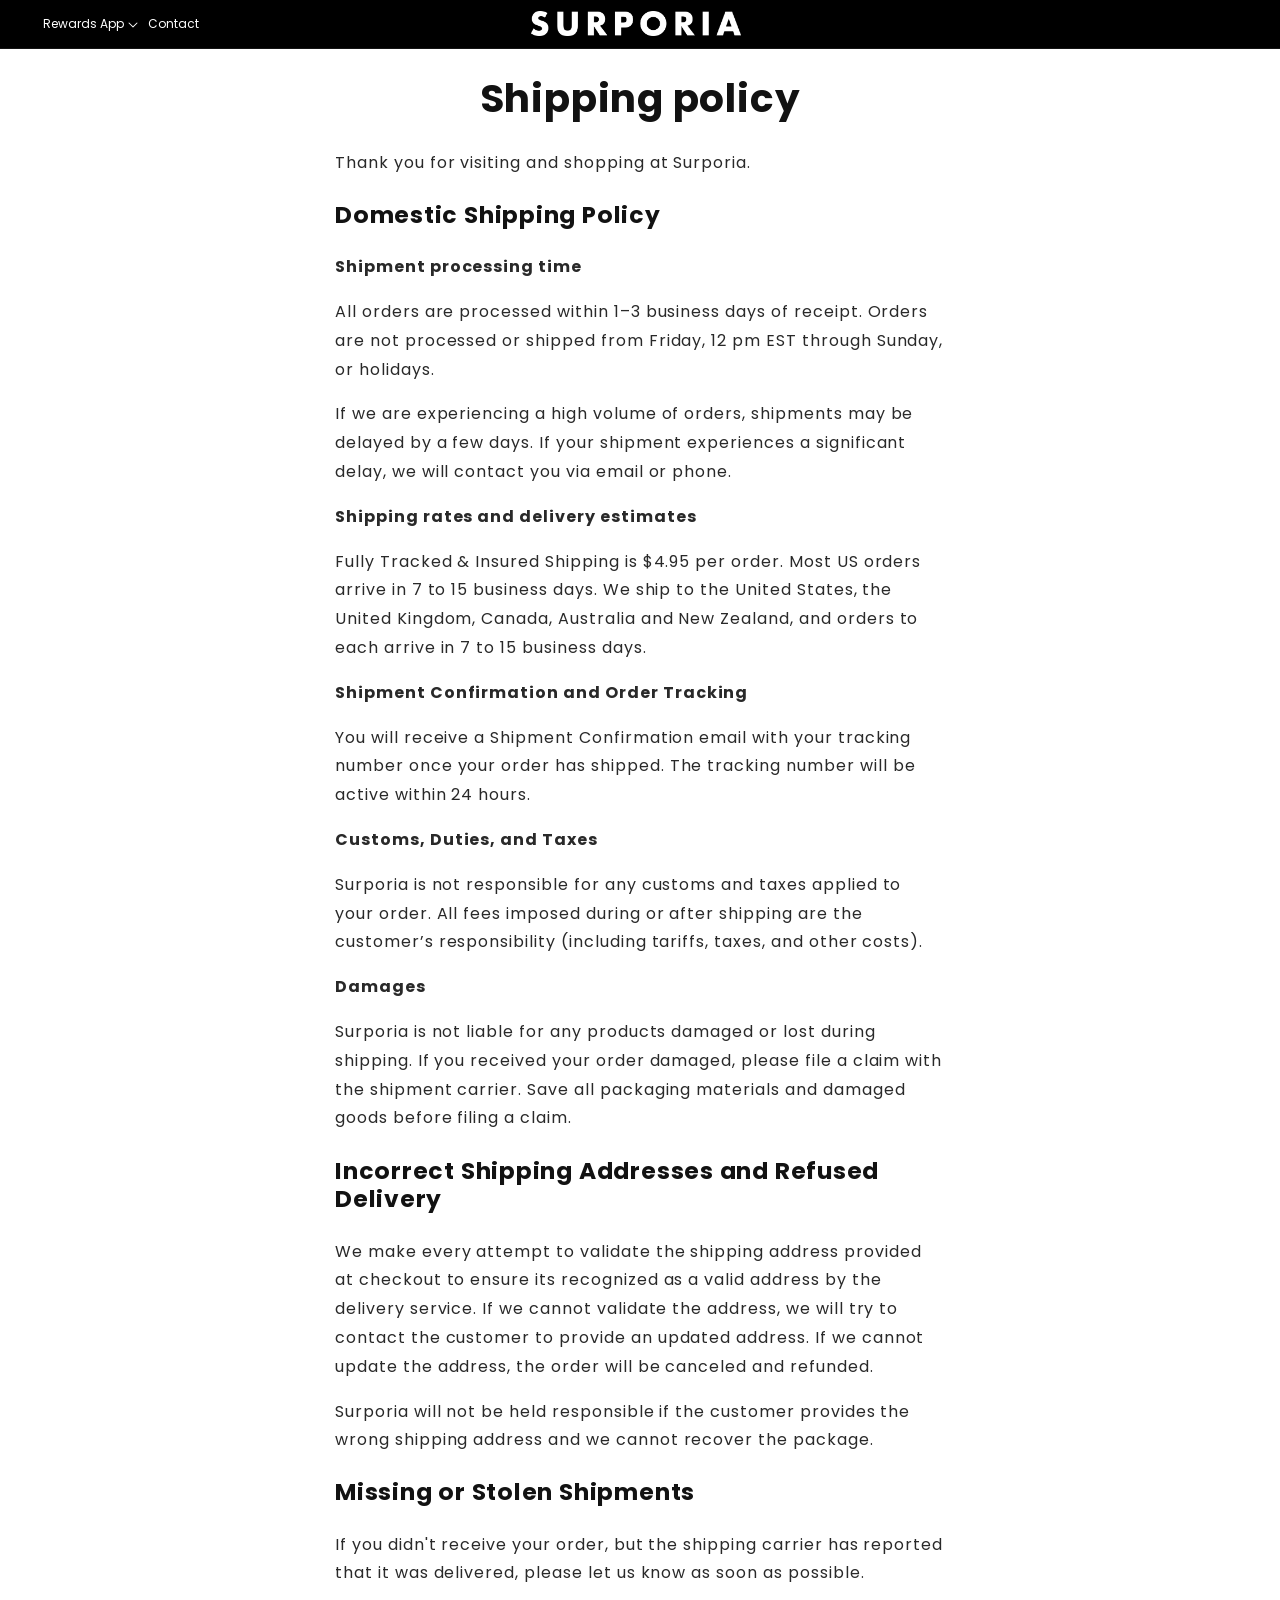
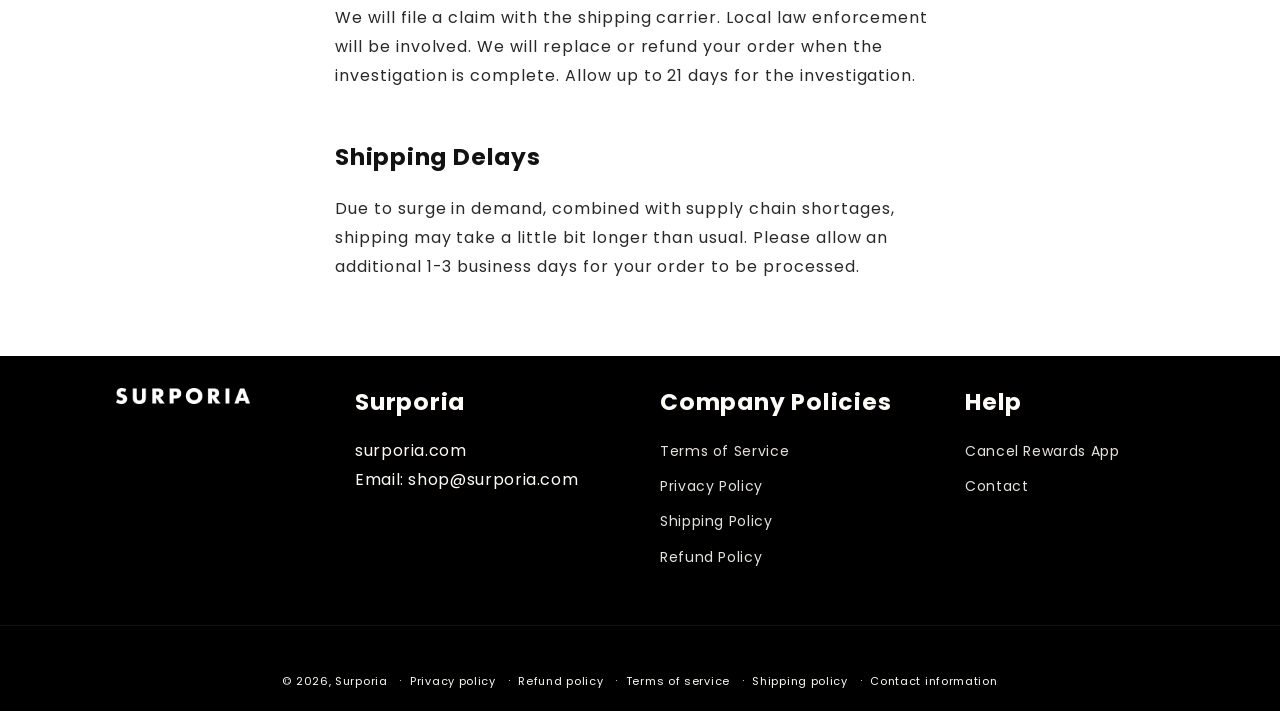
<file: policies/shipping-policy/index.html>
<!DOCTYPE html>
<html class="js" lang="en"><head><meta charset="utf-8"/><meta content="width=device-width, initial-scale=1" name="viewport"/><link data-precedence="default" href="/tb/pol_shipping.css" rel="stylesheet"/><title>Shipping policy – Surporia</title><meta content="noindex,follow" name="robots"/><meta content="https://surporia.com/policies/shipping-policy" property="og:url"/><meta content="Surporia" property="og:site_name"/><meta content="Surporia shipping policy." name="description"/><meta content="Shipping policy – Surporia" property="og:title"/><meta content="Surporia shipping policy." property="og:description"/><meta content="website" property="og:type"/><meta content="light" name="color-scheme"/><link href="https://surporia.com/policies/shipping-policy" rel="canonical"/><link href="/os/brand/favicon.png" rel="icon" sizes="192x192" type="image/png"/><link href="/os/brand/favicon.png" rel="apple-touch-icon" sizes="192x192"/><style>@media (max-width:999px){html:not([data-rdy]) .lz{display:none!important}}</style></head><body><!--$--><div class="gradient link-btns--glow action-btns--glow" style="--header-height:97px;--screen-height:900px"><a class="skip-to-content-link button visually-hidden" href="/">
      Skip to content
    </a>
<div class="shopify-section shopify-section-group-header-group section-header" id="shopify-section-sections--19456415957045__header">
<svg class="hidden" xmlns="http://www.w3.org/2000/svg">
<symbol fill="none" id="icon-search" viewbox="0 0 18 19">
<path clip-rule="evenodd" d="M11.03 11.68A5.784 5.784 0 112.85 3.5a5.784 5.784 0 018.18 8.18zm.26 1.12a6.78 6.78 0 11.72-.7l5.4 5.4a.5.5 0 11-.71.7l-5.41-5.4z" fill="currentColor" fill-rule="evenodd"></path>
</symbol>
<symbol class="icon icon-close" fill="none" id="icon-reset" stroke="currentColor" viewbox="0 0 18 18">
<circle cx="9" cy="9" r="8.5" stroke-opacity="0.2"></circle>
<path d="M6.82972 6.82915L1.17193 1.17097" stroke-linecap="round" stroke-linejoin="round" transform="translate(5 5)"></path>
<path d="M1.22896 6.88502L6.77288 1.11523" stroke-linecap="round" stroke-linejoin="round" transform="translate(5 5)"></path>
</symbol>
<symbol class="icon icon-close" fill="none" id="icon-close" viewbox="0 0 18 17">
<path d="M.865 15.978a.5.5 0 00.707.707l7.433-7.431 7.579 7.282a.501.501 0 00.846-.37.5.5 0 00-.153-.351L9.712 8.546l7.417-7.416a.5.5 0 10-.707-.708L8.991 7.853 1.413.573a.5.5 0 10-.693.72l7.563 7.268-7.418 7.417z" fill="currentColor">
</path></symbol>
</svg>
<style>.section-header .header-wrapper,.section-header .menu-drawer,.section-header .menu-drawer__submenu,.section-header .header__submenu{--color-foreground:255,255,255;--color-background:0,0,0;--gradient-background:#000000;background:#000000;color:#fff}.section-header .header__menu-item,.section-header .header__icon,.section-header .menu-drawer__menu-item,.section-header .menu-drawer__close-button,.section-header .menu-drawer__title{color:#fff}.section-header .header__heading-logo{filter:brightness(0) invert(1)}.section-header .header__submenu{border-color:rgba(255,255,255,.18);width:max-content;min-width:20rem}.section-header .header__inline-menu .header__menu-item{white-space:nowrap}@media (min-width:1200px){.section-header .header__inline-menu .list-menu--inline{flex-wrap:nowrap}.section-header .header .header__heading-link{max-width:21rem}.section-header .header__inline-menu .header__menu-item--main{padding-left:.5rem;padding-right:.5rem;font-size:1.2rem;letter-spacing:0}.section-header .header__inline-menu details>.header__menu-item--main{padding-right:1.9rem}.section-header .header__inline-menu details>.header__menu-item--main .icon-caret{right:.5rem}}@media (min-width:1366px){.section-header .header__inline-menu .header__menu-item--main{padding-left:.7rem;padding-right:.7rem;font-size:1.3rem;letter-spacing:.02rem}.section-header .header__inline-menu details>.header__menu-item--main{padding-right:2.2rem}.section-header .header__inline-menu details>.header__menu-item--main .icon-caret{right:.6rem}}@media (min-width:1440px){.section-header .header__inline-menu .header__menu-item--main{padding-left:.75rem;padding-right:.75rem;font-size:1.35rem;letter-spacing:.03rem}.section-header .header__inline-menu details>.header__menu-item--main{padding-right:2.3rem}}</style><sticky-header class="header-wrapper color-background-1 gradient header-wrapper--border-bottom" data-sticky-type="on-scroll-up">
<header class="header header--middle-center header--mobile-center page-width header--has-menu"><header-drawer data-breakpoint="tablet" data-desktop-type="dropdown">
<details class="menu-drawer-container" id="Details-menu-drawer-container">
<summary aria-controls="menu-drawer" aria-expanded="false" aria-label="Menu" class="header__icon header__icon--menu header__icon--summary link focus-inset" role="button">
<span>
<svg aria-hidden="true" class="icon icon-hamburger" fill="none" focusable="false" viewbox="0 0 18 16" xmlns="http://www.w3.org/2000/svg">
<path d="M1 .5a.5.5 0 100 1h15.71a.5.5 0 000-1H1zM.5 8a.5.5 0 01.5-.5h15.71a.5.5 0 010 1H1A.5.5 0 01.5 8zm0 7a.5.5 0 01.5-.5h15.71a.5.5 0 010 1H1a.5.5 0 01-.5-.5z" fill="currentColor">
</path></svg>
<svg aria-hidden="true" class="icon icon-close" fill="none" focusable="false" viewbox="0 0 18 17" xmlns="http://www.w3.org/2000/svg">
<path d="M.865 15.978a.5.5 0 00.707.707l7.433-7.431 7.579 7.282a.501.501 0 00.846-.37.5.5 0 00-.153-.351L9.712 8.546l7.417-7.416a.5.5 0 10-.707-.708L8.991 7.853 1.413.573a.5.5 0 10-.693.72l7.563 7.268-7.418 7.417z" fill="currentColor">
</path></svg>
</span>
</summary>
<div class="gradient menu-drawer motion-reduce color-background-1" id="menu-drawer" tabindex="-1">
<div class="menu-drawer__inner-container">
<div class="menu-drawer__mobile-content menu-drawer__title-and-close-btn">
<h3 class="menu-drawer__title">Menu</h3>
<button class="menu-drawer__close-btn menu-drawer__close-menu-btn header__icon header__icon--menu header__icon--summary link focus-inset">
<svg aria-hidden="true" class="icon icon-close" fill="none" focusable="false" viewbox="0 0 18 17" xmlns="http://www.w3.org/2000/svg">
<path d="M.865 15.978a.5.5 0 00.707.707l7.433-7.431 7.579 7.282a.501.501 0 00.846-.37.5.5 0 00-.153-.351L9.712 8.546l7.417-7.416a.5.5 0 10-.707-.708L8.991 7.853 1.413.573a.5.5 0 10-.693.72l7.563 7.268-7.418 7.417z" fill="currentColor">
</path></svg>
</button>
</div>
<div class="menu-drawer__navigation-container">
<nav class="menu-drawer__navigation">
<ul class="menu-drawer__menu has-submenu list-menu" role="list"><li class="lz"><details id="Details-menu-drawer-menu-item-3"><summary class="menu-drawer__menu-item list-menu__item link link--text focus-inset">Rewards App<svg aria-hidden="true" class="icon icon-arrow" fill="none" focusable="false" viewbox="0 0 14 10" xmlns="http://www.w3.org/2000/svg"><path clip-rule="evenodd" d="M8.537.808a.5.5 0 01.817-.162l4 4a.5.5 0 010 .708l-4 4a.5.5 0 11-.708-.708L11.793 5.5H1a.5.5 0 010-1h10.793L8.646 1.354a.5.5 0 01-.109-.546z" fill="currentColor" fill-rule="evenodd"></path></svg><svg aria-hidden="true" class="icon icon-caret" focusable="false" viewbox="0 0 10 6"><path clip-rule="evenodd" d="M9.354.646a.5.5 0 00-.708 0L5 4.293 1.354.646a.5.5 0 00-.708.708l4 4a.5.5 0 00.708 0l4-4a.5.5 0 000-.708z" fill="currentColor" fill-rule="evenodd"></path></svg></summary><div class="menu-drawer__submenu has-submenu gradient motion-reduce" id="link-rewards-app" tabindex="-1"><div class="menu-drawer__inner-submenu"><button aria-expanded="true" class="menu-drawer__close-button link link--text focus-inset"><svg aria-hidden="true" class="icon icon-arrow" fill="none" focusable="false" viewbox="0 0 14 10" xmlns="http://www.w3.org/2000/svg"><path clip-rule="evenodd" d="M8.537.808a.5.5 0 01.817-.162l4 4a.5.5 0 010 .708l-4 4a.5.5 0 11-.708-.708L11.793 5.5H1a.5.5 0 010-1h10.793L8.646 1.354a.5.5 0 01-.109-.546z" fill="currentColor" fill-rule="evenodd"></path></svg>Rewards App</button><ul class="menu-drawer__menu list-menu" role="list" tabindex="-1"><li><a class="menu-drawer__menu-item link link--text list-menu__item focus-inset" href="mailto:shop@surporia.com?subject=Cancel%20Rewards%20App">Cancel Rewards App</a></li></ul></div></div></details></li><li><a class="menu-drawer__menu-item list-menu__item link link--text focus-inset" href="/">Contact</a></li></ul>
</nav>
<div class="menu-drawer__utility-links"><ul class="list list-social list-unstyled" role="list"></ul>
</div>
</div>
</div>
</div>
</details>
</header-drawer>
<nav class="header__inline-menu">
<ul class="list-menu list-menu--inline" role="list"><li class="lz"><header-menu><details id="Details-HeaderMenu-3"><summary class="header__menu-item header__menu-item--main list-menu__item link focus-inset"><span>Rewards App</span><svg aria-hidden="true" class="icon icon-caret" focusable="false" viewbox="0 0 10 6"><path clip-rule="evenodd" d="M9.354.646a.5.5 0 00-.708 0L5 4.293 1.354.646a.5.5 0 00-.708.708l4 4a.5.5 0 00.708 0l4-4a.5.5 0 000-.708z" fill="currentColor" fill-rule="evenodd"></path></svg></summary><ul class="header__submenu list-menu list-menu--disclosure gradient caption-large motion-reduce global-settings-popup" id="HeaderMenu-MenuList-3" role="list" tabindex="-1"><li><a class="header__menu-item list-menu__item link link--text focus-inset caption-large" href="mailto:shop@surporia.com?subject=Cancel%20Rewards%20App">Cancel Rewards App</a></li></ul></details></header-menu></li><li><a class="header__menu-item header__menu-item--main list-menu__item link link--text focus-inset" href="/"><span>Contact</span></a></li></ul>
</nav>
<a class="header__heading-link link link--text focus-inset media media--transparent ratio" href="/" style="--ratio-percent: 11.84%"><img alt="Surporia" class="header__heading-logo header__heading-logo--main" height="31" src="/os/brand/surporia-wordmark.png" width="268"/>
</a><div class="header__icons">

</div>
</header>
</sticky-header>
</div>
<main class="content-for-layout focus-none" id="MainContent" role="main" tabindex="-1">
<div class="shopify-policy__container">
<div class="shopify-policy__title">
<h1>Shipping policy</h1>
</div>
<div class="shopify-policy__body">
<div class="rte">
<p><span style="font-weight:400;">Thank you for visiting and shopping at<span> Surporia</span>.</span></p>
<h3><b>Domestic Shipping Policy</b></h3>
<p><b>Shipment processing time</b></p>
<p><span style="font-weight:400;">All orders are processed within 1–3 business days of receipt. Orders are not processed or shipped from Friday, 12 pm EST through Sunday, or holidays.</span></p>
<p><span style="font-weight:400;">If we are experiencing a high volume of orders, shipments may be delayed by a few days. If your shipment experiences a significant delay, we will contact you via email or phone.</span></p>
<p><b>Shipping rates and delivery estimates</b></p>
<p><span style="font-weight:400;">Fully Tracked &amp; Insured Shipping is $4.95 per order. Most US orders arrive in 7 to 15 business days. We ship to the United States, the United Kingdom, Canada, Australia and New Zealand, and orders to each arrive in 7 to 15 business days.</span></p>
<p><b>Shipment Confirmation and Order Tracking</b></p>
<p><span style="font-weight:400;">You will receive a Shipment Confirmation email with your tracking number once your order has shipped. The tracking number will be active within 24 hours.</span></p>
<p><b>Customs, Duties, and Taxes</b></p>
<p><span style="font-weight:400;"><span>Surporia </span>is not responsible for any customs and taxes applied to your order. All fees imposed during or after shipping are the customer’s responsibility (including tariffs, taxes, and other costs).</span></p>
<p><b>Damages</b></p>
<p><span style="font-weight:400;"><span>Surporia </span>is not liable for any products damaged or lost during shipping. If you received your order damaged, please file a claim with the shipment carrier. Save all packaging materials and damaged goods before filing a claim.</span><b></b></p>
<h3><b>Incorrect Shipping Addresses and Refused Delivery</b></h3>
<p><span style="font-weight:400;">We make every attempt to validate the shipping address provided at checkout to ensure its recognized as a valid address by the delivery service. If we cannot validate the address, we will try to contact the customer to provide an updated address. If we cannot update the address, the order will be canceled and refunded.</span></p>
<p><span style="font-weight:400;">Surporia will not be held responsible if the customer provides the wrong shipping address and we cannot recover the package.</span></p>
<h3><b>Missing or Stolen Shipments</b></h3>
<p><span style="font-weight:400;">If you didn't receive your order, but the shipping carrier has reported that it was delivered, please let us know as soon as possible.</span></p>
<p><span style="font-weight:400;">We will file a claim with the shipping carrier. Local law enforcement will be involved. We will replace or refund your order when the investigation is complete. Allow up to 21 days for the investigation.</span></p>
<h3><span style="font-weight:400;"><br/><strong>Shipping Delays</strong></span></h3>
<p>Due to surge in demand, combined with supply chain shortages, shipping may take a little bit longer than usual. Please allow an additional 1-3 business days for your order to be processed. </p>
<p> </p>
</div>
</div>
</div>
</main>
<div class="shopify-section shopify-section-group-footer-group" id="shopify-section-sections--19456415924277__footer">
<footer class="footer surporia-store-footer">
<style>
.surporia-store-footer {
  --color-foreground: 253, 251, 247;
  --color-background: 0, 0, 0;
  --grid-desktop-horizontal-spacing: 40px;
  --grid-mobile-horizontal-spacing: 20px;
  --font-heading-scale: 1.3;
  margin: 0;
  padding: 0 0 20px;
  background: #000000;
  color: #fdfbf7;
  font-family: Poppins, sans-serif;
  font-size: 16px;
  font-style: normal;
  font-weight: 400;
  line-height: 1.8;
  letter-spacing: .04em;
}
.surporia-store-footer .store-footer-main { padding-top: 32px; border-bottom: 1px solid rgba(253,251,247,.08); }
.surporia-store-footer .page-width { max-width: 1400px; margin: 0 auto; padding-left: 50px; padding-right: 50px; }
.surporia-store-footer .footer-block__heading { color: #fdfbf7; font-family: Poppins, sans-serif; font-weight: 700; }
.surporia-store-footer .rte a,
.surporia-store-footer .rte a:visited,
.surporia-store-footer .rte a:hover { color: #fdfbf7; }
.surporia-store-footer .footer-block__image-wrapper { max-width: min(100%, 134px); border: 0; border-radius: 0; }
.surporia-store-footer .footer-block__image-wrapper img { width: 100%; height: auto; border-radius: 0; filter: brightness(0) invert(1); }
.surporia-store-footer .footer__content-bottom { border-top: 0; }
@media screen and (max-width: 749px) {
  .surporia-store-footer { padding-bottom: 15px; font-size: 15px; }
  .surporia-store-footer .store-footer-main { padding-top: 24px; }
  .surporia-store-footer .page-width { padding-left: 15px; padding-right: 15px; }
}
</style>
<div class="store-footer-main">
<div class="footer__content-top page-width"><div class="footer__blocks-wrapper grid">
<div class="footer-block grid__item footer-block--desktop-3 footer-block--mobile-2">
<div class="footer-block__details-content footer-block-image center"><div class="footer-block__image-wrapper global-media-settings">
<img alt="Surporia" height="176" loading="lazy" src="/os/brand/surporia-wordmark.png" width="1487"/>
</div></div>
</div>
<div class="footer-block grid__item footer-block--desktop-3 footer-block--mobile-2">
<h2 class="footer-block__heading">Surporia</h2>
<div class="footer-block__details-content rte"><p><a href="https://surporia.com">surporia.com</a><br/>Email: shop@surporia.com</p></div>
</div>
<div class="footer-block grid__item footer-block--menu footer-block--desktop-3 footer-block--mobile-2">
<h2 class="footer-block__heading">Company Policies</h2>
<ul class="footer-block__details-content list-unstyled">
<li><a class="link link--text list-menu__item list-menu__item--link" href="/policies/terms-of-service">Terms of Service</a></li>
<li><a class="link link--text list-menu__item list-menu__item--link" href="/policies/privacy-policy">Privacy Policy</a></li>
<li><a class="link link--text list-menu__item list-menu__item--link" href="/policies/shipping-policy">Shipping Policy</a></li>
<li><a class="link link--text list-menu__item list-menu__item--link" href="/policies/refund-policy">Refund Policy</a></li>

</ul>
</div>
<div class="footer-block grid__item footer-block--menu footer-block--desktop-3 footer-block--mobile-2">
<h2 class="footer-block__heading">Help</h2>
<ul class="footer-block__details-content list-unstyled">
<li class="lz"><a class="link link--text list-menu__item list-menu__item--link" href="mailto:shop@surporia.com?subject=Cancel%20Rewards%20App">Cancel Rewards App</a></li>

<li><a class="link link--text list-menu__item list-menu__item--link" href="/">Contact</a></li>

</ul>
</div>
</div></div>
</div>
<div class="footer__content-bottom">
<div class="footer__content-bottom-wrapper page-width"><div class="footer__column footer__localization isolate"></div><div class="footer__column footer__column--info"></div></div>
<div class="footer__content-bottom-wrapper page-width"><div class="footer__copyright caption">
<small class="copyright__content">© 2026, <a href="/">Surporia</a></small>
<ul class="policies list-unstyled">
<li><small class="copyright__content"><a href="/policies/privacy-policy">Privacy policy</a></small></li>
<li><small class="copyright__content"><a href="/policies/refund-policy">Refund policy</a></small></li>
<li><small class="copyright__content"><a href="/policies/terms-of-service">Terms of service</a></small></li>
<li><small class="copyright__content"><a href="/policies/shipping-policy">Shipping policy</a></small></li>
<li><small class="copyright__content"><a href="/policies/contact-information">Contact information</a></small></li>
</ul>
</div></div>
</div>
</footer>
</div>
<ul hidden="">
<li id="a11y-refresh-page-message">Choosing a selection results in a full page refresh.</li>
<li id="a11y-new-window-message">Opens in a new window.</li>
</ul>
<div class="shopify-block shopify-app-block" id="shopify-block-ANGtrVkhGc2dNU1FHT__1143683040400472741">
</div><div class="shopify-block shopify-app-block" id="shopify-block-AbmR4ZVhWZXJvS2NJQ__2786716548061469553">
</div><div class="shopify-block shopify-app-block" id="shopify-block-Aa3VDWldqR2hLcjJYa__17931597366502870179">
</div>
<style>main .rte a,main .rte span{overflow-wrap:anywhere}@media (min-width:750px) and (max-width:989px){.card__heading,.card__heading a{font-size:1.25rem;letter-spacing:0;word-break:normal;overflow-wrap:normal}.icon-with-text .h4{font-size:1.15rem;letter-spacing:0;word-break:normal;overflow-wrap:normal}}@media (min-width:990px) and (max-width:1199px){.header__inline-menu .header__menu-item{padding-left:.7rem;padding-right:.7rem;font-size:1.25rem;letter-spacing:.02em;white-space:nowrap}}</style></div><!--/$--></body></html>
</file>
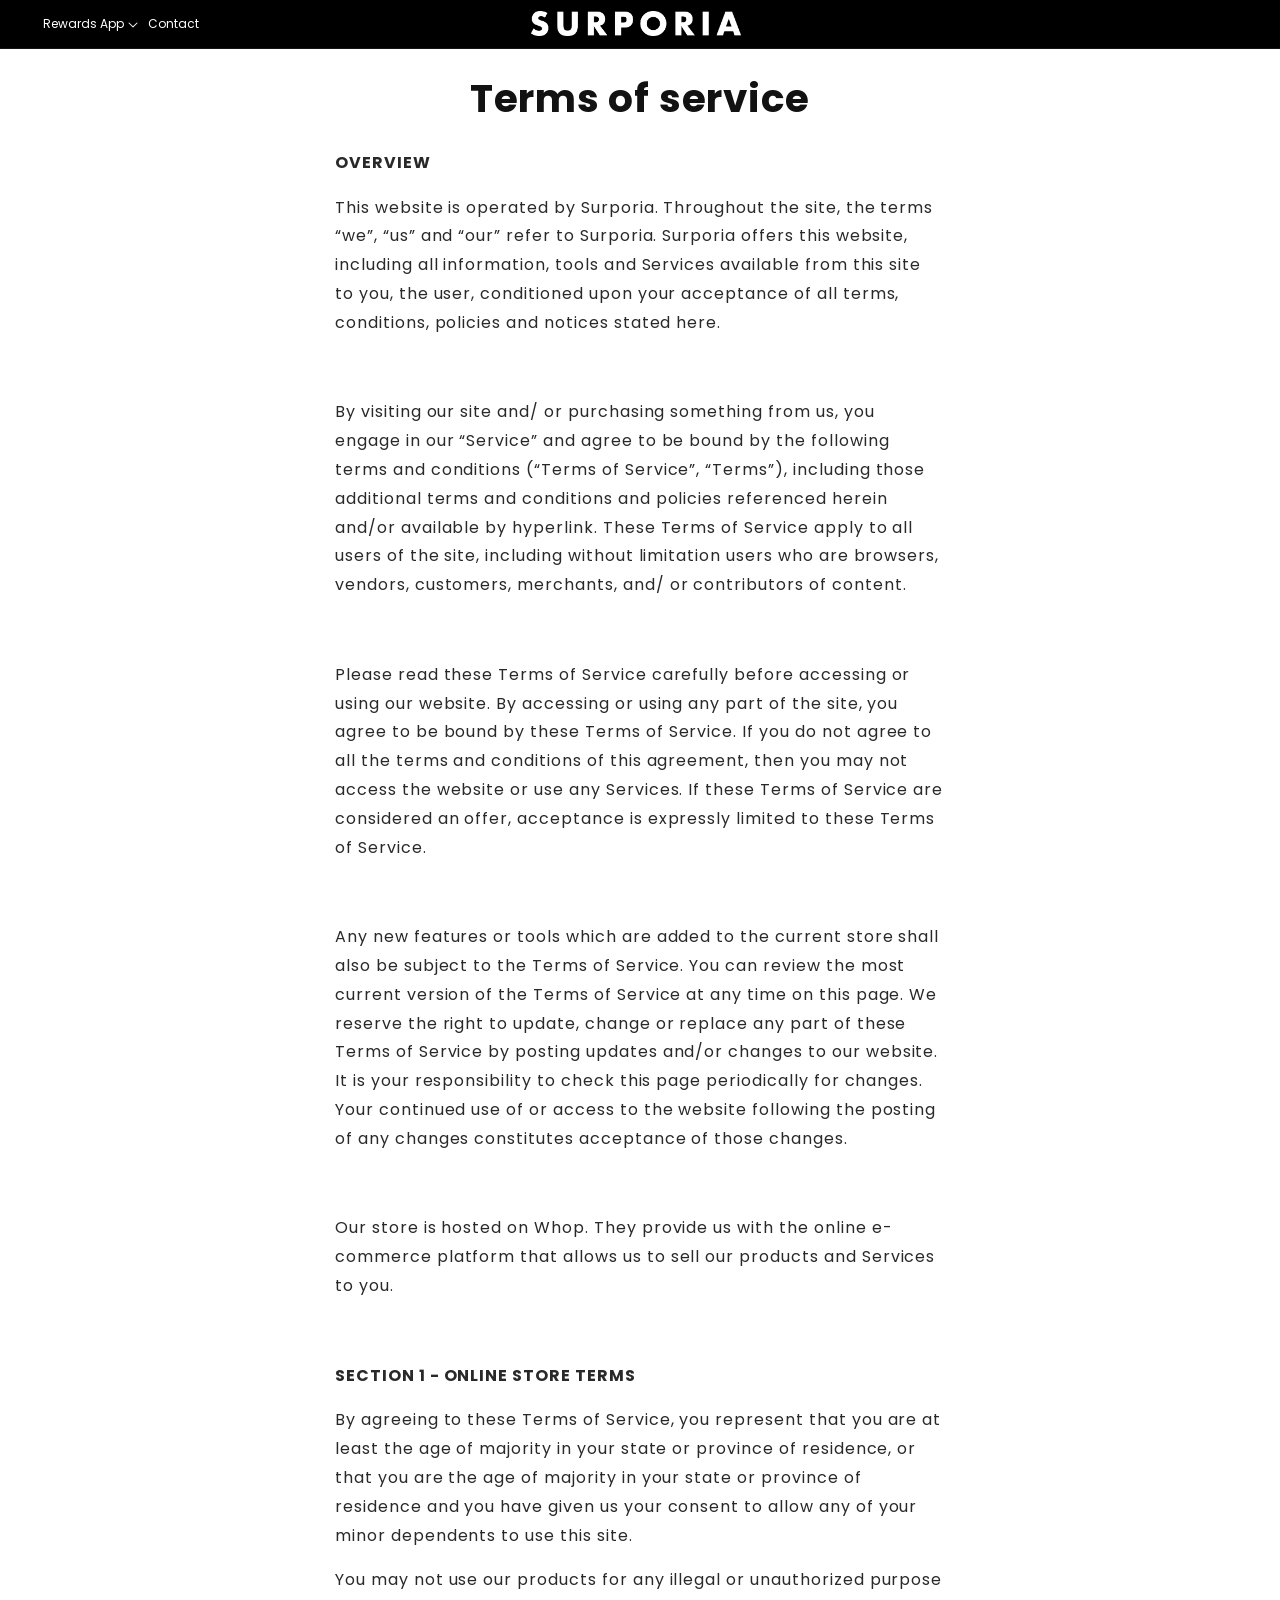
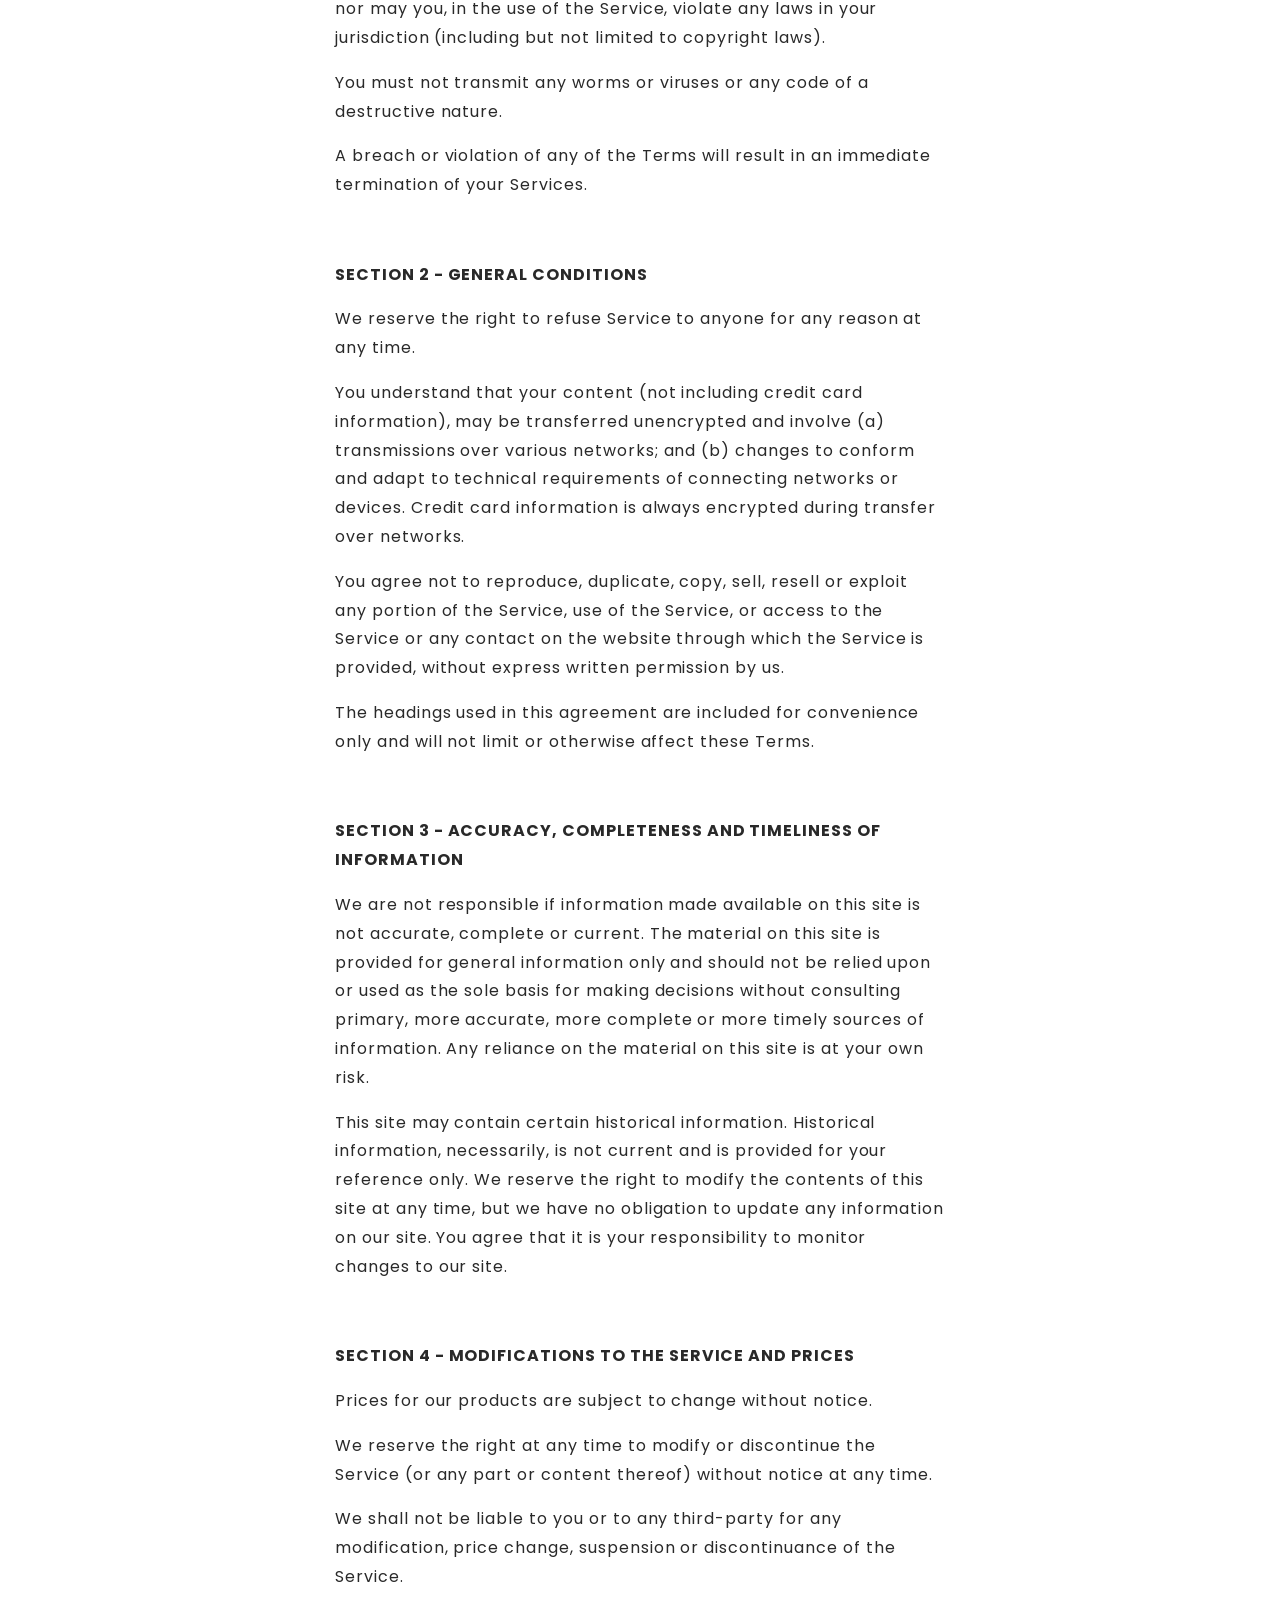
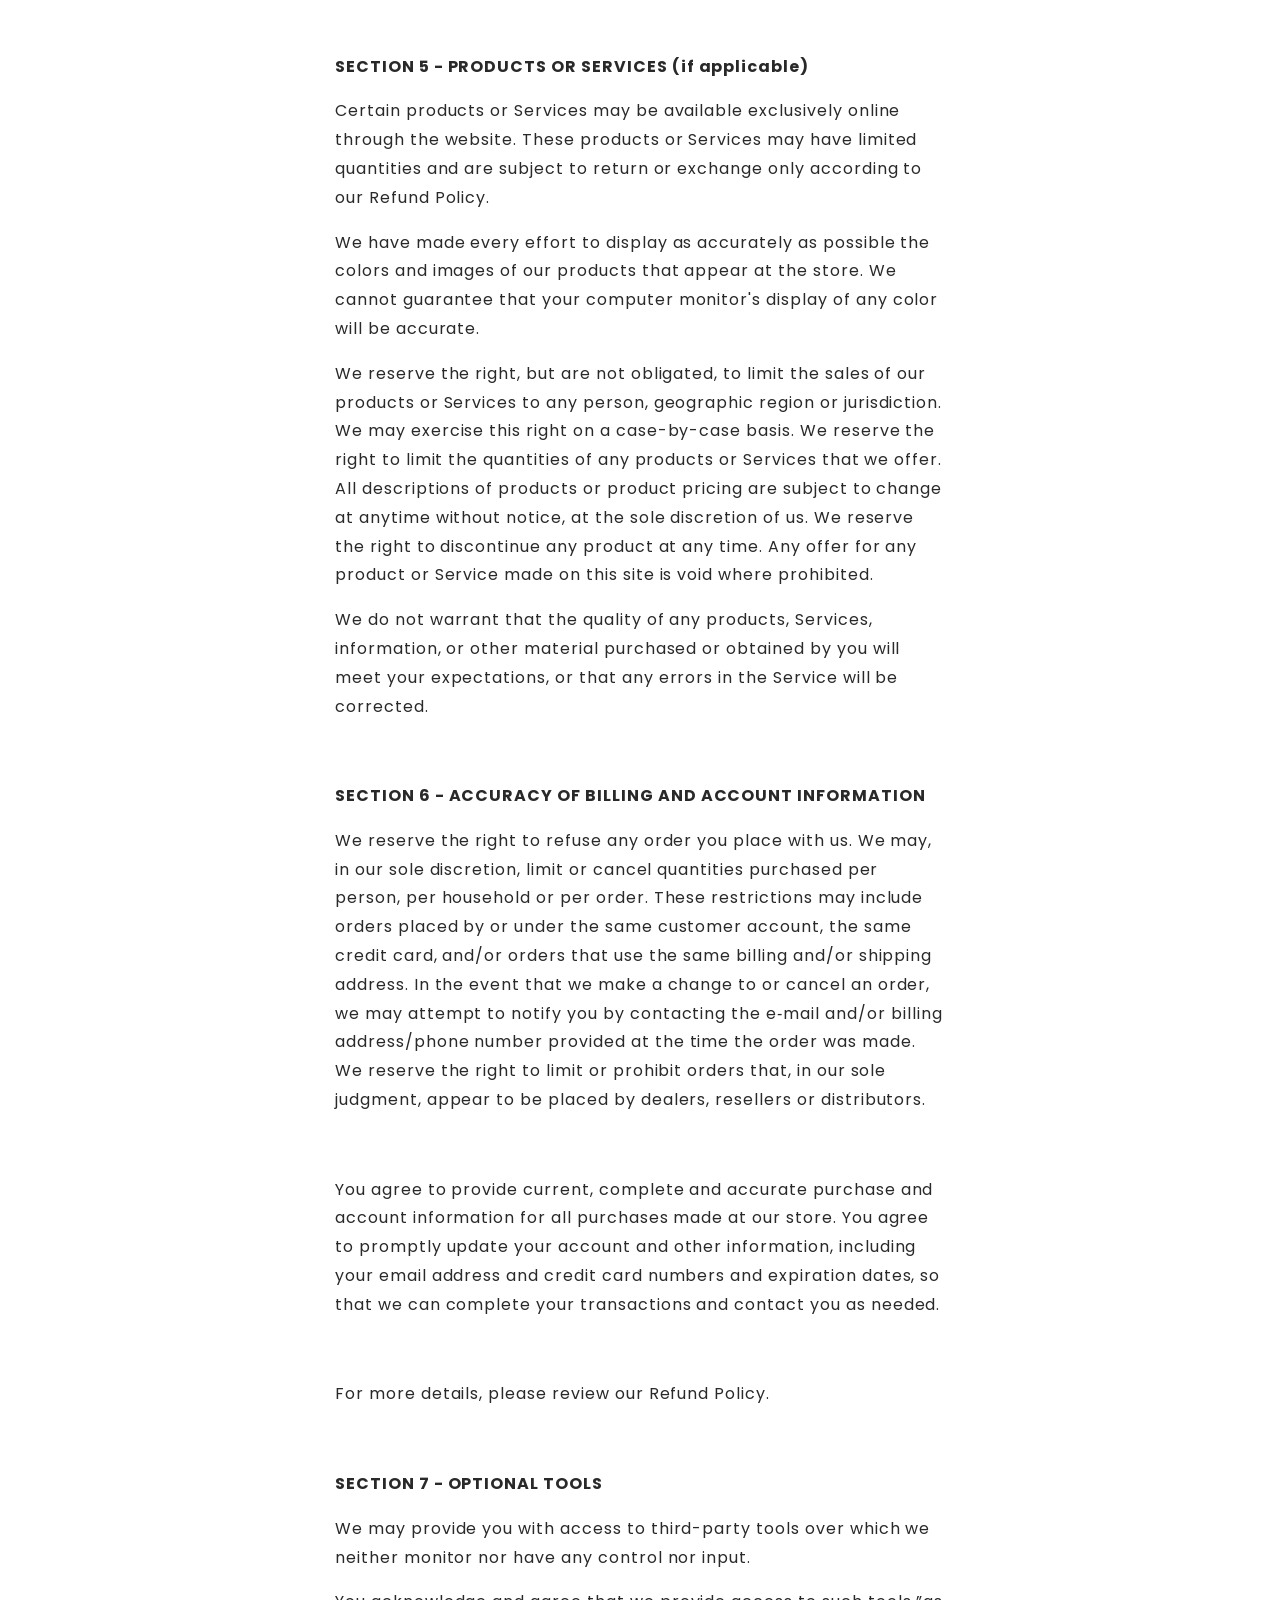
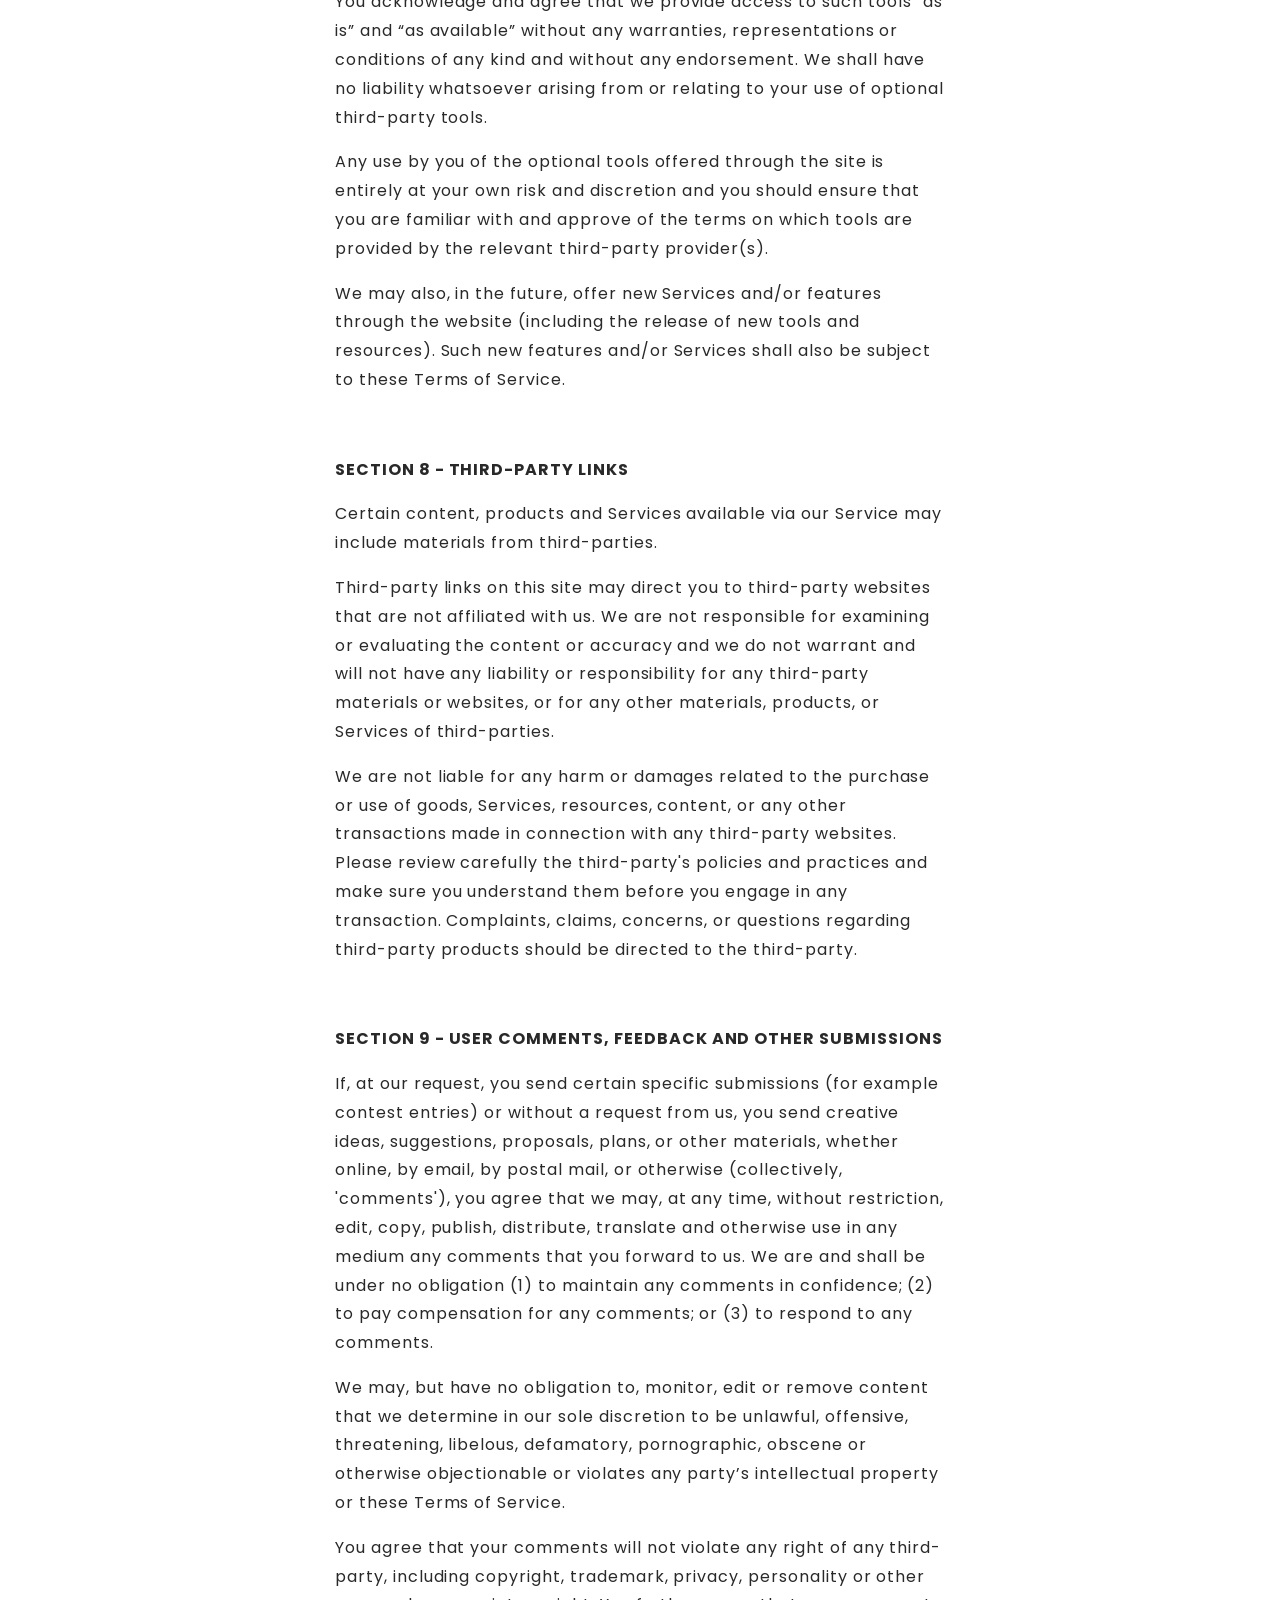
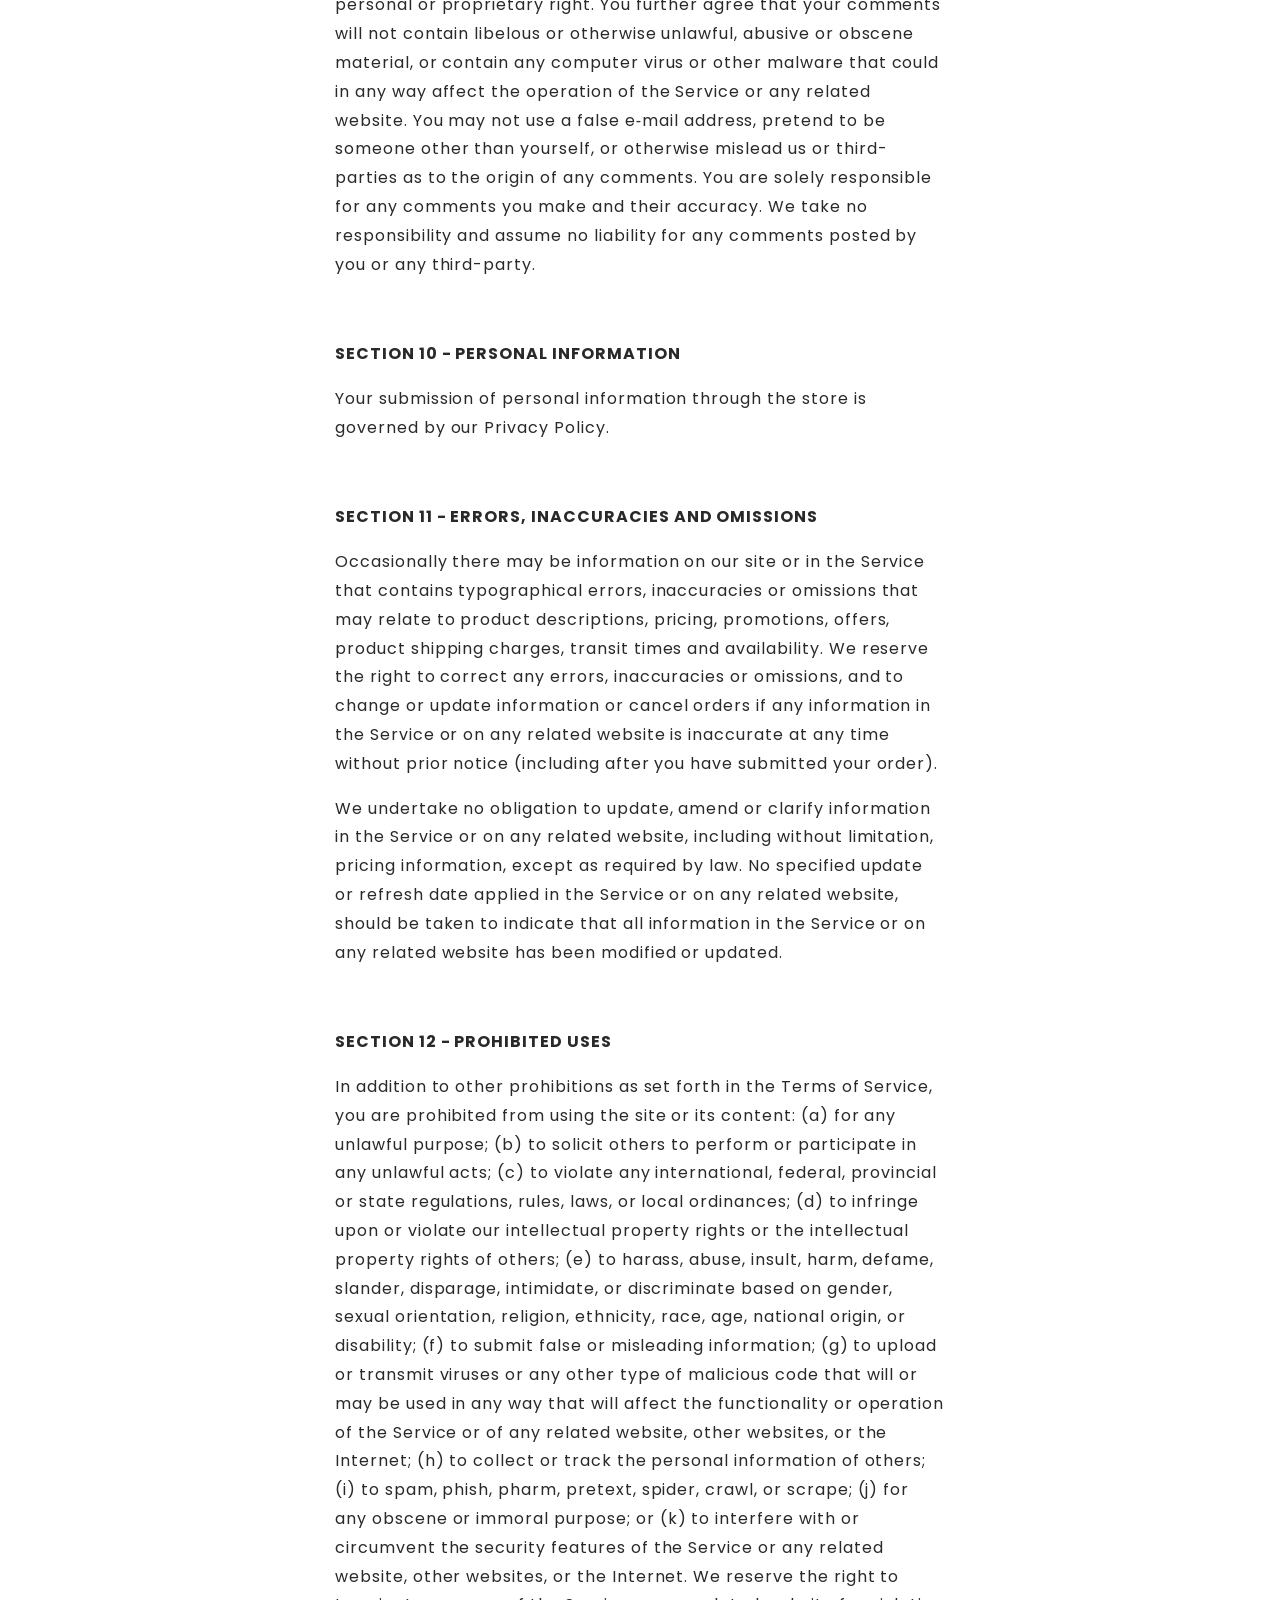
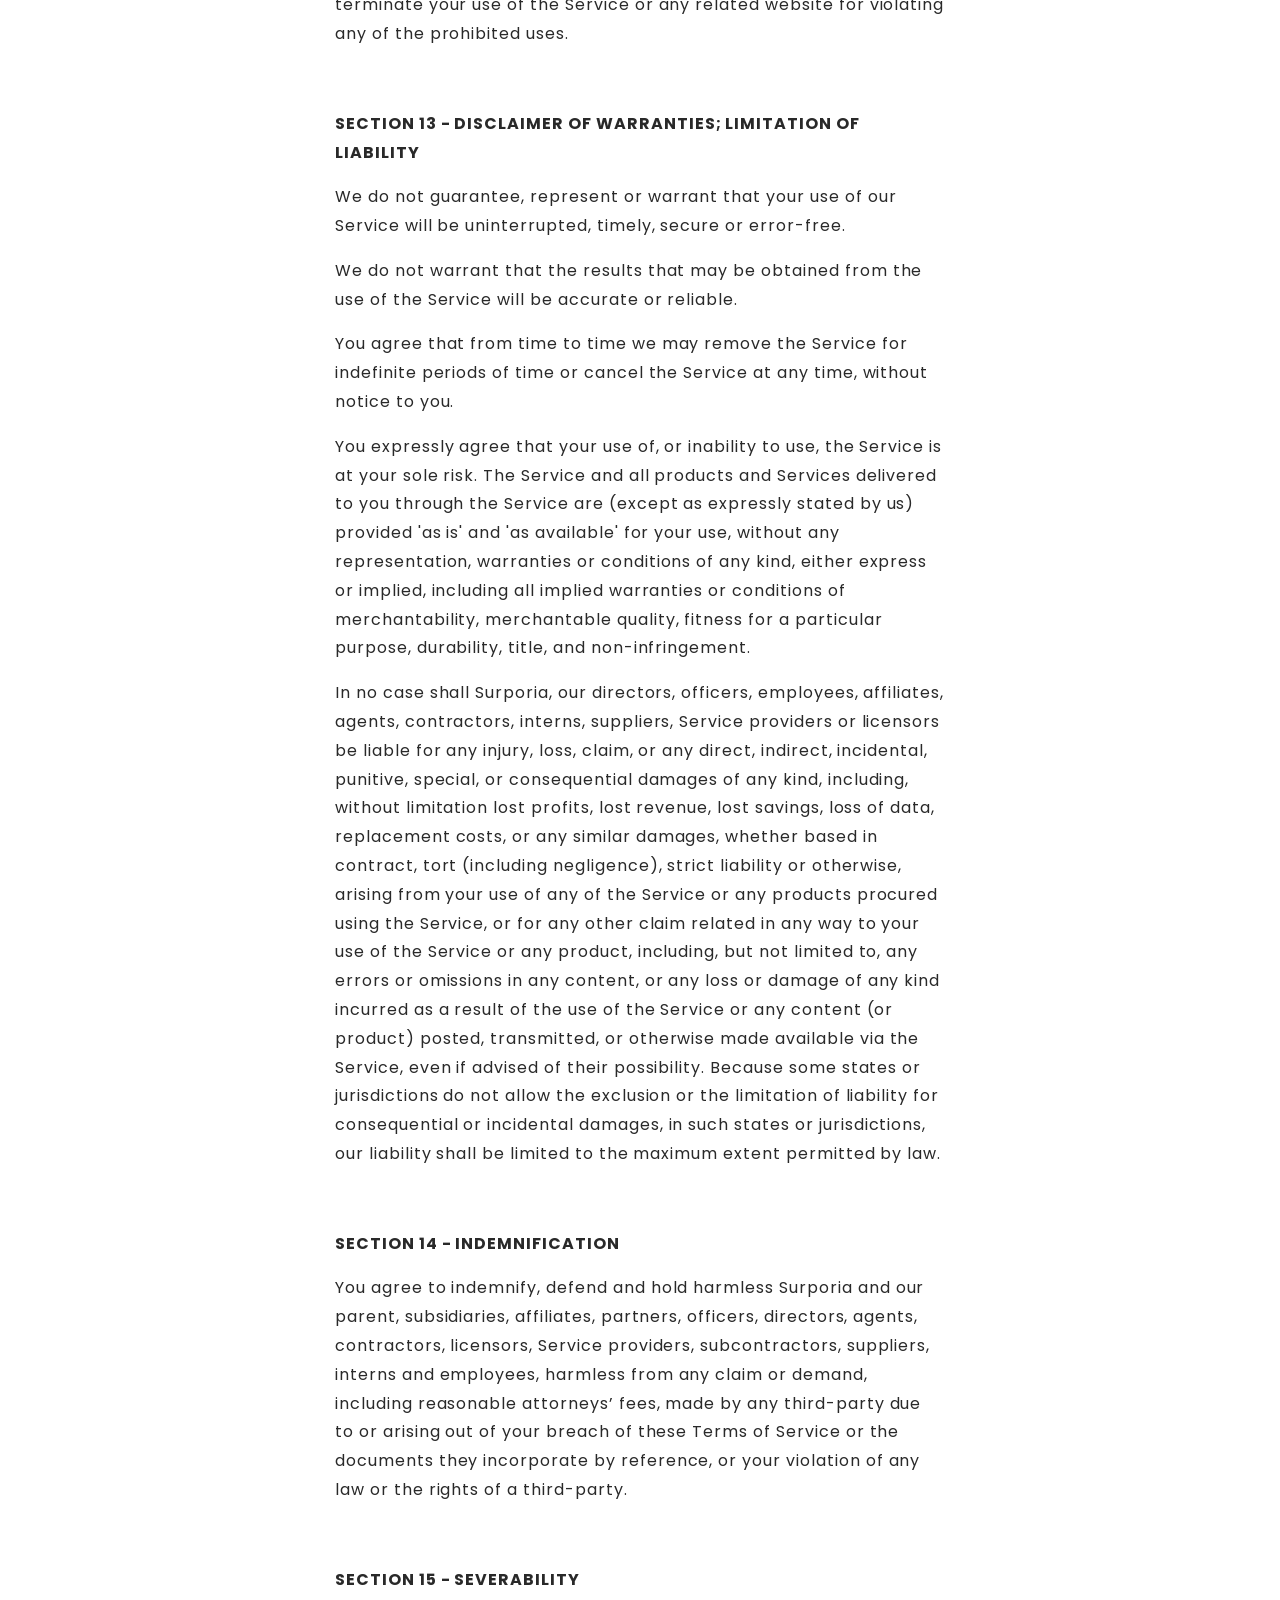
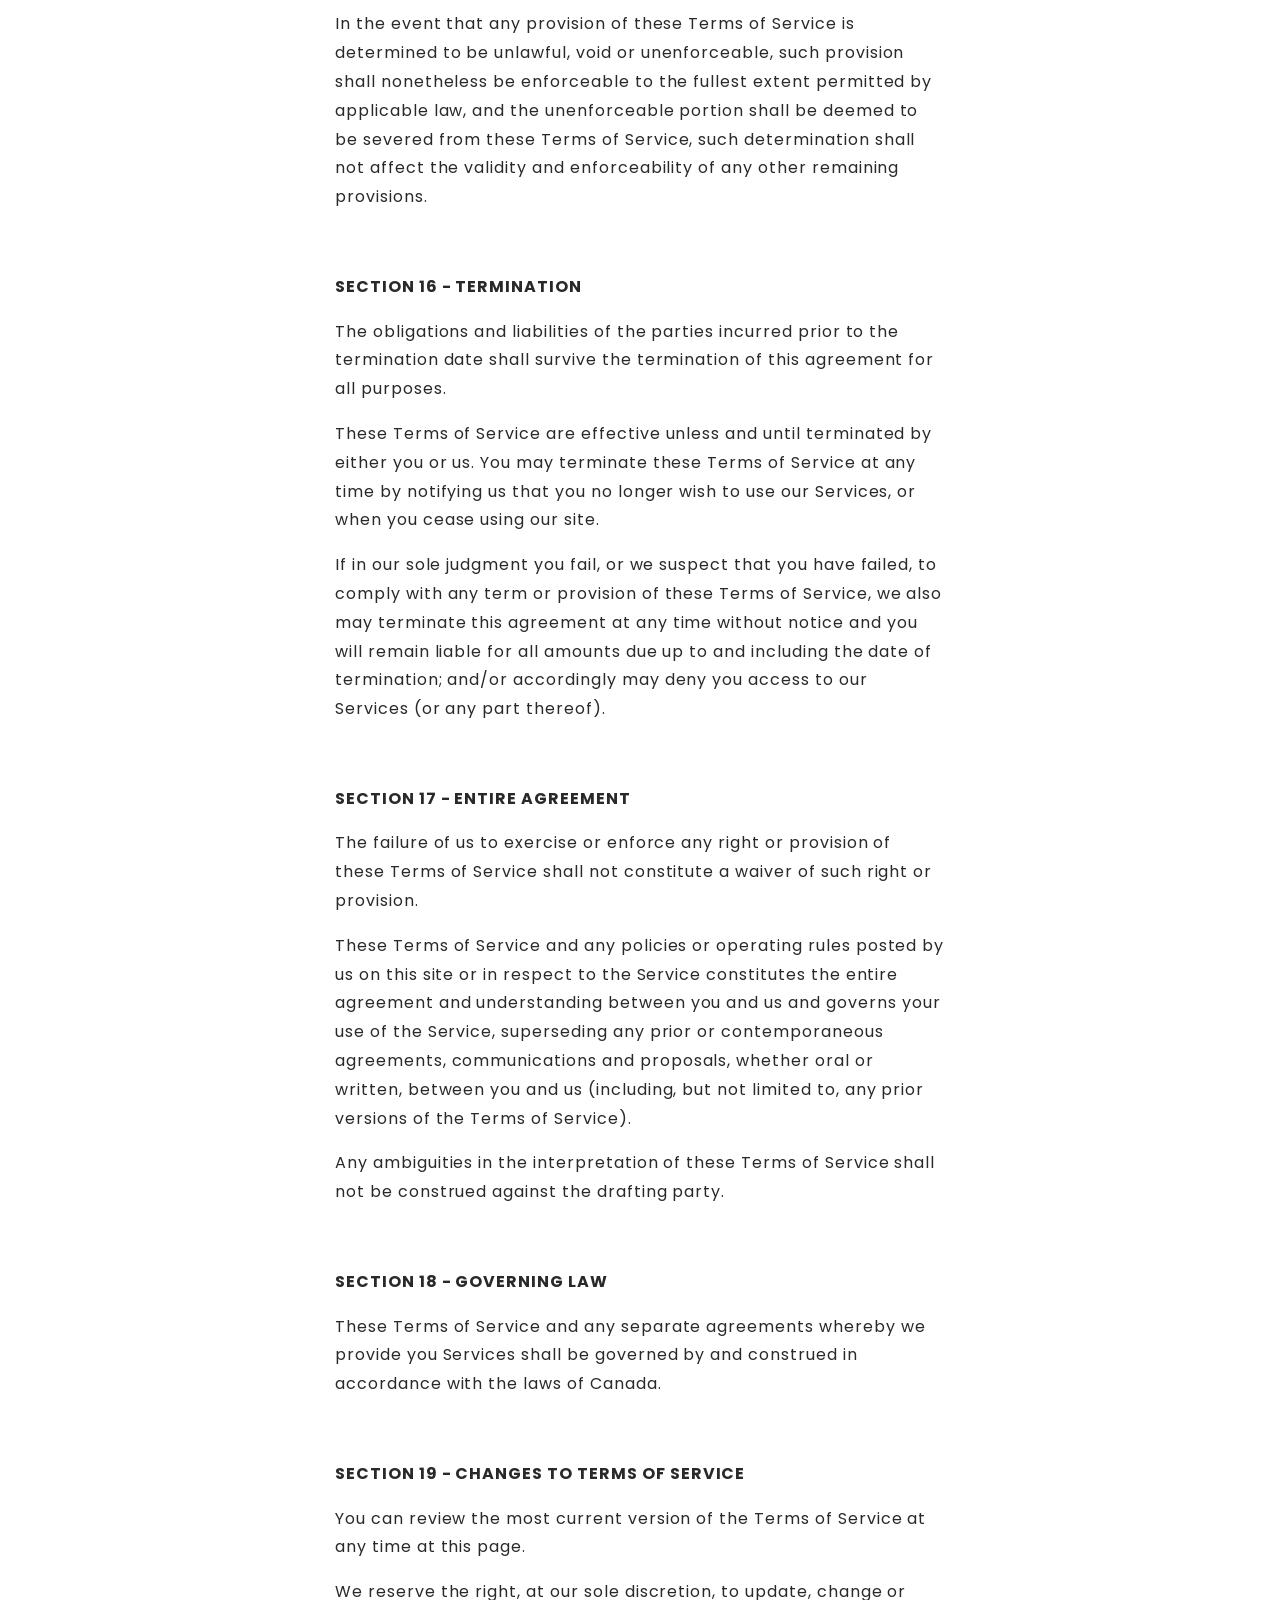
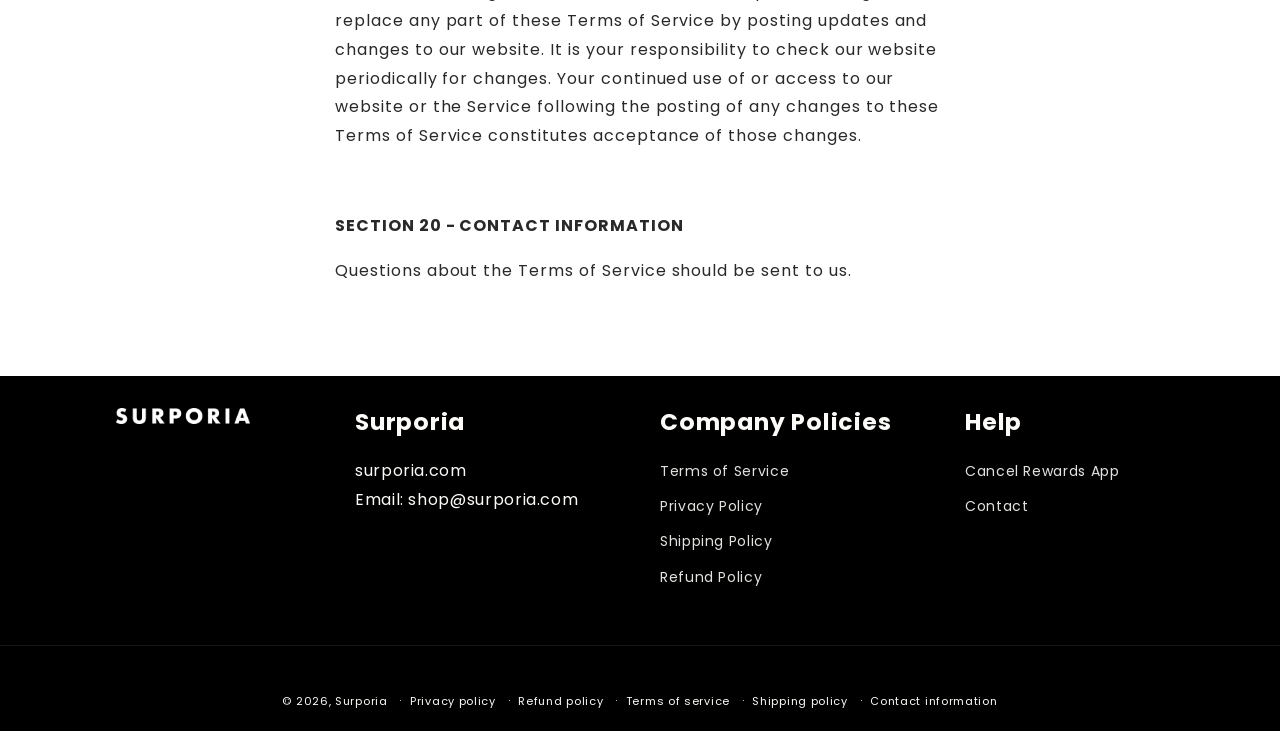
<file: policies/terms-of-service/index.html>
<!DOCTYPE html>
<html class="js" lang="en"><head><meta charset="utf-8"/><meta content="width=device-width, initial-scale=1" name="viewport"/><link data-precedence="default" href="/tb/pol_terms.css" rel="stylesheet"/><title>Terms of service – Surporia</title><meta content="noindex,follow" name="robots"/><meta content="https://surporia.com/policies/terms-of-service" property="og:url"/><meta content="Surporia" property="og:site_name"/><meta content="Surporia terms of service." name="description"/><meta content="Terms of service – Surporia" property="og:title"/><meta content="Surporia terms of service." property="og:description"/><meta content="website" property="og:type"/><meta content="light" name="color-scheme"/><link href="https://surporia.com/policies/terms-of-service" rel="canonical"/><link href="/os/brand/favicon.png" rel="icon" sizes="192x192" type="image/png"/><link href="/os/brand/favicon.png" rel="apple-touch-icon" sizes="192x192"/><style>@media (max-width:999px){html:not([data-rdy]) .lz{display:none!important}}</style></head><body><!--$--><div class="gradient link-btns--glow action-btns--glow" style="--header-height:97px;--screen-height:900px"><a class="skip-to-content-link button visually-hidden" href="/">
      Skip to content
    </a>
<div class="shopify-section shopify-section-group-header-group section-header" id="shopify-section-sections--19456415957045__header">
<svg class="hidden" xmlns="http://www.w3.org/2000/svg">
<symbol fill="none" id="icon-search" viewbox="0 0 18 19">
<path clip-rule="evenodd" d="M11.03 11.68A5.784 5.784 0 112.85 3.5a5.784 5.784 0 018.18 8.18zm.26 1.12a6.78 6.78 0 11.72-.7l5.4 5.4a.5.5 0 11-.71.7l-5.41-5.4z" fill="currentColor" fill-rule="evenodd"></path>
</symbol>
<symbol class="icon icon-close" fill="none" id="icon-reset" stroke="currentColor" viewbox="0 0 18 18">
<circle cx="9" cy="9" r="8.5" stroke-opacity="0.2"></circle>
<path d="M6.82972 6.82915L1.17193 1.17097" stroke-linecap="round" stroke-linejoin="round" transform="translate(5 5)"></path>
<path d="M1.22896 6.88502L6.77288 1.11523" stroke-linecap="round" stroke-linejoin="round" transform="translate(5 5)"></path>
</symbol>
<symbol class="icon icon-close" fill="none" id="icon-close" viewbox="0 0 18 17">
<path d="M.865 15.978a.5.5 0 00.707.707l7.433-7.431 7.579 7.282a.501.501 0 00.846-.37.5.5 0 00-.153-.351L9.712 8.546l7.417-7.416a.5.5 0 10-.707-.708L8.991 7.853 1.413.573a.5.5 0 10-.693.72l7.563 7.268-7.418 7.417z" fill="currentColor">
</path></symbol>
</svg>
<style>.section-header .header-wrapper,.section-header .menu-drawer,.section-header .menu-drawer__submenu,.section-header .header__submenu{--color-foreground:255,255,255;--color-background:0,0,0;--gradient-background:#000000;background:#000000;color:#fff}.section-header .header__menu-item,.section-header .header__icon,.section-header .menu-drawer__menu-item,.section-header .menu-drawer__close-button,.section-header .menu-drawer__title{color:#fff}.section-header .header__heading-logo{filter:brightness(0) invert(1)}.section-header .header__submenu{border-color:rgba(255,255,255,.18);width:max-content;min-width:20rem}.section-header .header__inline-menu .header__menu-item{white-space:nowrap}@media (min-width:1200px){.section-header .header__inline-menu .list-menu--inline{flex-wrap:nowrap}.section-header .header .header__heading-link{max-width:21rem}.section-header .header__inline-menu .header__menu-item--main{padding-left:.5rem;padding-right:.5rem;font-size:1.2rem;letter-spacing:0}.section-header .header__inline-menu details>.header__menu-item--main{padding-right:1.9rem}.section-header .header__inline-menu details>.header__menu-item--main .icon-caret{right:.5rem}}@media (min-width:1366px){.section-header .header__inline-menu .header__menu-item--main{padding-left:.7rem;padding-right:.7rem;font-size:1.3rem;letter-spacing:.02rem}.section-header .header__inline-menu details>.header__menu-item--main{padding-right:2.2rem}.section-header .header__inline-menu details>.header__menu-item--main .icon-caret{right:.6rem}}@media (min-width:1440px){.section-header .header__inline-menu .header__menu-item--main{padding-left:.75rem;padding-right:.75rem;font-size:1.35rem;letter-spacing:.03rem}.section-header .header__inline-menu details>.header__menu-item--main{padding-right:2.3rem}}</style><sticky-header class="header-wrapper color-background-1 gradient header-wrapper--border-bottom" data-sticky-type="on-scroll-up">
<header class="header header--middle-center header--mobile-center page-width header--has-menu"><header-drawer data-breakpoint="tablet" data-desktop-type="dropdown">
<details class="menu-drawer-container" id="Details-menu-drawer-container">
<summary aria-controls="menu-drawer" aria-expanded="false" aria-label="Menu" class="header__icon header__icon--menu header__icon--summary link focus-inset" role="button">
<span>
<svg aria-hidden="true" class="icon icon-hamburger" fill="none" focusable="false" viewbox="0 0 18 16" xmlns="http://www.w3.org/2000/svg">
<path d="M1 .5a.5.5 0 100 1h15.71a.5.5 0 000-1H1zM.5 8a.5.5 0 01.5-.5h15.71a.5.5 0 010 1H1A.5.5 0 01.5 8zm0 7a.5.5 0 01.5-.5h15.71a.5.5 0 010 1H1a.5.5 0 01-.5-.5z" fill="currentColor">
</path></svg>
<svg aria-hidden="true" class="icon icon-close" fill="none" focusable="false" viewbox="0 0 18 17" xmlns="http://www.w3.org/2000/svg">
<path d="M.865 15.978a.5.5 0 00.707.707l7.433-7.431 7.579 7.282a.501.501 0 00.846-.37.5.5 0 00-.153-.351L9.712 8.546l7.417-7.416a.5.5 0 10-.707-.708L8.991 7.853 1.413.573a.5.5 0 10-.693.72l7.563 7.268-7.418 7.417z" fill="currentColor">
</path></svg>
</span>
</summary>
<div class="gradient menu-drawer motion-reduce color-background-1" id="menu-drawer" tabindex="-1">
<div class="menu-drawer__inner-container">
<div class="menu-drawer__mobile-content menu-drawer__title-and-close-btn">
<h3 class="menu-drawer__title">Menu</h3>
<button class="menu-drawer__close-btn menu-drawer__close-menu-btn header__icon header__icon--menu header__icon--summary link focus-inset">
<svg aria-hidden="true" class="icon icon-close" fill="none" focusable="false" viewbox="0 0 18 17" xmlns="http://www.w3.org/2000/svg">
<path d="M.865 15.978a.5.5 0 00.707.707l7.433-7.431 7.579 7.282a.501.501 0 00.846-.37.5.5 0 00-.153-.351L9.712 8.546l7.417-7.416a.5.5 0 10-.707-.708L8.991 7.853 1.413.573a.5.5 0 10-.693.72l7.563 7.268-7.418 7.417z" fill="currentColor">
</path></svg>
</button>
</div>
<div class="menu-drawer__navigation-container">
<nav class="menu-drawer__navigation">
<ul class="menu-drawer__menu has-submenu list-menu" role="list"><li class="lz"><details id="Details-menu-drawer-menu-item-3"><summary class="menu-drawer__menu-item list-menu__item link link--text focus-inset">Rewards App<svg aria-hidden="true" class="icon icon-arrow" fill="none" focusable="false" viewbox="0 0 14 10" xmlns="http://www.w3.org/2000/svg"><path clip-rule="evenodd" d="M8.537.808a.5.5 0 01.817-.162l4 4a.5.5 0 010 .708l-4 4a.5.5 0 11-.708-.708L11.793 5.5H1a.5.5 0 010-1h10.793L8.646 1.354a.5.5 0 01-.109-.546z" fill="currentColor" fill-rule="evenodd"></path></svg><svg aria-hidden="true" class="icon icon-caret" focusable="false" viewbox="0 0 10 6"><path clip-rule="evenodd" d="M9.354.646a.5.5 0 00-.708 0L5 4.293 1.354.646a.5.5 0 00-.708.708l4 4a.5.5 0 00.708 0l4-4a.5.5 0 000-.708z" fill="currentColor" fill-rule="evenodd"></path></svg></summary><div class="menu-drawer__submenu has-submenu gradient motion-reduce" id="link-rewards-app" tabindex="-1"><div class="menu-drawer__inner-submenu"><button aria-expanded="true" class="menu-drawer__close-button link link--text focus-inset"><svg aria-hidden="true" class="icon icon-arrow" fill="none" focusable="false" viewbox="0 0 14 10" xmlns="http://www.w3.org/2000/svg"><path clip-rule="evenodd" d="M8.537.808a.5.5 0 01.817-.162l4 4a.5.5 0 010 .708l-4 4a.5.5 0 11-.708-.708L11.793 5.5H1a.5.5 0 010-1h10.793L8.646 1.354a.5.5 0 01-.109-.546z" fill="currentColor" fill-rule="evenodd"></path></svg>Rewards App</button><ul class="menu-drawer__menu list-menu" role="list" tabindex="-1"><li><a class="menu-drawer__menu-item link link--text list-menu__item focus-inset" href="mailto:shop@surporia.com?subject=Cancel%20Rewards%20App">Cancel Rewards App</a></li></ul></div></div></details></li><li><a class="menu-drawer__menu-item list-menu__item link link--text focus-inset" href="/">Contact</a></li></ul>
</nav>
<div class="menu-drawer__utility-links"><ul class="list list-social list-unstyled" role="list"></ul>
</div>
</div>
</div>
</div>
</details>
</header-drawer>
<nav class="header__inline-menu">
<ul class="list-menu list-menu--inline" role="list"><li class="lz"><header-menu><details id="Details-HeaderMenu-3"><summary class="header__menu-item header__menu-item--main list-menu__item link focus-inset"><span>Rewards App</span><svg aria-hidden="true" class="icon icon-caret" focusable="false" viewbox="0 0 10 6"><path clip-rule="evenodd" d="M9.354.646a.5.5 0 00-.708 0L5 4.293 1.354.646a.5.5 0 00-.708.708l4 4a.5.5 0 00.708 0l4-4a.5.5 0 000-.708z" fill="currentColor" fill-rule="evenodd"></path></svg></summary><ul class="header__submenu list-menu list-menu--disclosure gradient caption-large motion-reduce global-settings-popup" id="HeaderMenu-MenuList-3" role="list" tabindex="-1"><li><a class="header__menu-item list-menu__item link link--text focus-inset caption-large" href="mailto:shop@surporia.com?subject=Cancel%20Rewards%20App">Cancel Rewards App</a></li></ul></details></header-menu></li><li><a class="header__menu-item header__menu-item--main list-menu__item link link--text focus-inset" href="/"><span>Contact</span></a></li></ul>
</nav>
<a class="header__heading-link link link--text focus-inset media media--transparent ratio" href="/" style="--ratio-percent: 11.84%"><img alt="Surporia" class="header__heading-logo header__heading-logo--main" height="31" src="/os/brand/surporia-wordmark.png" width="268"/>
</a><div class="header__icons">

</div>
</header>
</sticky-header>
</div>
<main class="content-for-layout focus-none" id="MainContent" role="main" tabindex="-1">
<div class="shopify-policy__container">
<div class="shopify-policy__title">
<h1>Terms of service</h1>
</div>
<div class="shopify-policy__body">
<div class="rte">
<p><b>OVERVIEW</b></p>
<p><span style="font-weight:400;">This website is operated by Surporia. Throughout the site, the terms “we”, “us” and “our” refer to<span> Surporia</span>.<span> Surporia</span><span> </span>offers this website, including all information, tools and Services available from this site to you, the user, conditioned upon your acceptance of all terms, conditions, policies and notices stated here.</span></p>
<p><br/></p>
<p><span style="font-weight:400;">By visiting our site and/ or purchasing something from us, you engage in our “Service” and agree to be bound by the following terms and conditions (“Terms of Service”, “Terms”), including those additional terms and conditions and policies referenced herein and/or available by hyperlink. These Terms of Service apply to all users of the site, including without limitation users who are browsers, vendors, customers, merchants, and/ or contributors of content.</span></p>
<p><br/></p>
<p><span style="font-weight:400;">Please read these Terms of Service carefully before accessing or using our website. By accessing or using any part of the site, you agree to be bound by these Terms of Service. If you do not agree to all the terms and conditions of this agreement, then you may not access the website or use any Services. If these Terms of Service are considered an offer, acceptance is expressly limited to these Terms of Service.</span></p>
<p><br/></p>
<p><span style="font-weight:400;">Any new features or tools which are added to the current store shall also be subject to the Terms of Service. You can review the most current version of the Terms of Service at any time on this page. We reserve the right to update, change or replace any part of these Terms of Service by posting updates and/or changes to our website. It is your responsibility to check this page periodically for changes. Your continued use of or access to the website following the posting of any changes constitutes acceptance of those changes.</span></p>
<p><br/></p>
<p><span style="font-weight:400;">Our store is hosted on Whop. They provide us with the online e-commerce platform that allows us to sell our products and Services to you.</span></p>
<p><br/></p>
<p><b>SECTION 1 - ONLINE STORE TERMS</b></p>
<p><span style="font-weight:400;">By agreeing to these Terms of Service, you represent that you are at least the age of majority in your state or province of residence, or that you are the age of majority in your state or province of residence and you have given us your consent to allow any of your minor dependents to use this site.</span></p>
<p><span style="font-weight:400;">You may not use our products for any illegal or unauthorized purpose nor may you, in the use of the Service, violate any laws in your jurisdiction (including but not limited to copyright laws).</span></p>
<p><span style="font-weight:400;">You must not transmit any worms or viruses or any code of a destructive nature.</span></p>
<p><span style="font-weight:400;">A breach or violation of any of the Terms will result in an immediate termination of your Services.</span></p>
<p><br/></p>
<p><b>SECTION 2 - GENERAL CONDITIONS</b></p>
<p><span style="font-weight:400;">We reserve the right to refuse Service to anyone for any reason at any time.</span></p>
<p><span style="font-weight:400;">You understand that your content (not including credit card information), may be transferred unencrypted and involve (a) transmissions over various networks; and (b) changes to conform and adapt to technical requirements of connecting networks or devices. Credit card information is always encrypted during transfer over networks.</span></p>
<p><span style="font-weight:400;">You agree not to reproduce, duplicate, copy, sell, resell or exploit any portion of the Service, use of the Service, or access to the Service or any contact on the website through which the Service is provided, without express written permission by us.</span></p>
<p><span style="font-weight:400;">The headings used in this agreement are included for convenience only and will not limit or otherwise affect these Terms.</span></p>
<p><br/></p>
<p><b>SECTION 3 - ACCURACY, COMPLETENESS AND TIMELINESS OF INFORMATION</b></p>
<p><span style="font-weight:400;">We are not responsible if information made available on this site is not accurate, complete or current. The material on this site is provided for general information only and should not be relied upon or used as the sole basis for making decisions without consulting primary, more accurate, more complete or more timely sources of information. Any reliance on the material on this site is at your own risk.</span></p>
<p><span style="font-weight:400;">This site may contain certain historical information. Historical information, necessarily, is not current and is provided for your reference only. We reserve the right to modify the contents of this site at any time, but we have no obligation to update any information on our site. You agree that it is your responsibility to monitor changes to our site.</span></p>
<p><br/></p>
<p><b>SECTION 4 - MODIFICATIONS TO THE SERVICE AND PRICES</b></p>
<p><span style="font-weight:400;">Prices for our products are subject to change without notice.</span></p>
<p><span style="font-weight:400;">We reserve the right at any time to modify or discontinue the Service (or any part or content thereof) without notice at any time.</span></p>
<p><span style="font-weight:400;">We shall not be liable to you or to any third-party for any modification, price change, suspension or discontinuance of the Service.</span></p>
<p><br/></p>
<p><b>SECTION 5 - PRODUCTS OR SERVICES (if applicable)</b></p>
<p><span style="font-weight:400;">Certain products or Services may be available exclusively online through the website. These products or Services may have limited quantities and are subject to return or exchange only according to our Refund Policy.</span></p>
<p><span style="font-weight:400;">We have made every effort to display as accurately as possible the colors and images of our products that appear at the store. We cannot guarantee that your computer monitor's display of any color will be accurate.</span></p>
<p><span style="font-weight:400;">We reserve the right, but are not obligated, to limit the sales of our products or Services to any person, geographic region or jurisdiction. We may exercise this right on a case-by-case basis. We reserve the right to limit the quantities of any products or Services that we offer. All descriptions of products or product pricing are subject to change at anytime without notice, at the sole discretion of us. We reserve the right to discontinue any product at any time. Any offer for any product or Service made on this site is void where prohibited.</span></p>
<p><span style="font-weight:400;">We do not warrant that the quality of any products, Services, information, or other material purchased or obtained by you will meet your expectations, or that any errors in the Service will be corrected.</span></p>
<p><br/></p>
<p><b>SECTION 6 - ACCURACY OF BILLING AND ACCOUNT INFORMATION</b></p>
<p><span style="font-weight:400;">We reserve the right to refuse any order you place with us. We may, in our sole discretion, limit or cancel quantities purchased per person, per household or per order. These restrictions may include orders placed by or under the same customer account, the same credit card, and/or orders that use the same billing and/or shipping address. In the event that we make a change to or cancel an order, we may attempt to notify you by contacting the e‑mail and/or billing address/phone number provided at the time the order was made. We reserve the right to limit or prohibit orders that, in our sole judgment, appear to be placed by dealers, resellers or distributors.</span></p>
<p><br/></p>
<p><span style="font-weight:400;">You agree to provide current, complete and accurate purchase and account information for all purchases made at our store. You agree to promptly update your account and other information, including your email address and credit card numbers and expiration dates, so that we can complete your transactions and contact you as needed.</span></p>
<p><br/></p>
<p><span style="font-weight:400;">For more details, please review our Refund Policy.</span></p>
<p><br/></p>
<p><b>SECTION 7 - OPTIONAL TOOLS</b></p>
<p><span style="font-weight:400;">We may provide you with access to third-party tools over which we neither monitor nor have any control nor input.</span></p>
<p><span style="font-weight:400;">You acknowledge and agree that we provide access to such tools ”as is” and “as available” without any warranties, representations or conditions of any kind and without any endorsement. We shall have no liability whatsoever arising from or relating to your use of optional third-party tools.</span></p>
<p><span style="font-weight:400;">Any use by you of the optional tools offered through the site is entirely at your own risk and discretion and you should ensure that you are familiar with and approve of the terms on which tools are provided by the relevant third-party provider(s).</span></p>
<p><span style="font-weight:400;">We may also, in the future, offer new Services and/or features through the website (including the release of new tools and resources). Such new features and/or Services shall also be subject to these Terms of Service.</span></p>
<p><br/></p>
<p><b>SECTION 8 - THIRD-PARTY LINKS</b></p>
<p><span style="font-weight:400;">Certain content, products and Services available via our Service may include materials from third-parties.</span></p>
<p><span style="font-weight:400;">Third-party links on this site may direct you to third-party websites that are not affiliated with us. We are not responsible for examining or evaluating the content or accuracy and we do not warrant and will not have any liability or responsibility for any third-party materials or websites, or for any other materials, products, or Services of third-parties.</span></p>
<p><span style="font-weight:400;">We are not liable for any harm or damages related to the purchase or use of goods, Services, resources, content, or any other transactions made in connection with any third-party websites. Please review carefully the third-party's policies and practices and make sure you understand them before you engage in any transaction. Complaints, claims, concerns, or questions regarding third-party products should be directed to the third-party.</span></p>
<p><br/></p>
<p><b>SECTION 9 - USER COMMENTS, FEEDBACK AND OTHER SUBMISSIONS</b></p>
<p><span style="font-weight:400;">If, at our request, you send certain specific submissions (for example contest entries) or without a request from us, you send creative ideas, suggestions, proposals, plans, or other materials, whether online, by email, by postal mail, or otherwise (collectively, 'comments'), you agree that we may, at any time, without restriction, edit, copy, publish, distribute, translate and otherwise use in any medium any comments that you forward to us. We are and shall be under no obligation (1) to maintain any comments in confidence; (2) to pay compensation for any comments; or (3) to respond to any comments.</span></p>
<p><span style="font-weight:400;">We may, but have no obligation to, monitor, edit or remove content that we determine in our sole discretion to be unlawful, offensive, threatening, libelous, defamatory, pornographic, obscene or otherwise objectionable or violates any party’s intellectual property or these Terms of Service.</span></p>
<p><span style="font-weight:400;">You agree that your comments will not violate any right of any third-party, including copyright, trademark, privacy, personality or other personal or proprietary right. You further agree that your comments will not contain libelous or otherwise unlawful, abusive or obscene material, or contain any computer virus or other malware that could in any way affect the operation of the Service or any related website. You may not use a false e‑mail address, pretend to be someone other than yourself, or otherwise mislead us or third-parties as to the origin of any comments. You are solely responsible for any comments you make and their accuracy. We take no responsibility and assume no liability for any comments posted by you or any third-party.</span></p>
<p><br/></p>
<p><b>SECTION 10 - PERSONAL INFORMATION</b></p>
<p><span style="font-weight:400;">Your submission of personal information through the store is governed by our Privacy Policy.</span></p>
<p><br/></p>
<p><b>SECTION 11 - ERRORS, INACCURACIES AND OMISSIONS</b></p>
<p><span style="font-weight:400;">Occasionally there may be information on our site or in the Service that contains typographical errors, inaccuracies or omissions that may relate to product descriptions, pricing, promotions, offers, product shipping charges, transit times and availability. We reserve the right to correct any errors, inaccuracies or omissions, and to change or update information or cancel orders if any information in the Service or on any related website is inaccurate at any time without prior notice (including after you have submitted your order).</span></p>
<p><span style="font-weight:400;">We undertake no obligation to update, amend or clarify information in the Service or on any related website, including without limitation, pricing information, except as required by law. No specified update or refresh date applied in the Service or on any related website, should be taken to indicate that all information in the Service or on any related website has been modified or updated.</span></p>
<p><br/></p>
<p><b>SECTION 12 - PROHIBITED USES</b></p>
<p><span style="font-weight:400;">In addition to other prohibitions as set forth in the Terms of Service, you are prohibited from using the site or its content: (a) for any unlawful purpose; (b) to solicit others to perform or participate in any unlawful acts; (c) to violate any international, federal, provincial or state regulations, rules, laws, or local ordinances; (d) to infringe upon or violate our intellectual property rights or the intellectual property rights of others; (e) to harass, abuse, insult, harm, defame, slander, disparage, intimidate, or discriminate based on gender, sexual orientation, religion, ethnicity, race, age, national origin, or disability; (f) to submit false or misleading information; (g) to upload or transmit viruses or any other type of malicious code that will or may be used in any way that will affect the functionality or operation of the Service or of any related website, other websites, or the Internet; (h) to collect or track the personal information of others; (i) to spam, phish, pharm, pretext, spider, crawl, or scrape; (j) for any obscene or immoral purpose; or (k) to interfere with or circumvent the security features of the Service or any related website, other websites, or the Internet. We reserve the right to terminate your use of the Service or any related website for violating any of the prohibited uses.</span></p>
<p><br/></p>
<p><b>SECTION 13 - DISCLAIMER OF WARRANTIES; LIMITATION OF LIABILITY</b></p>
<p><span style="font-weight:400;">We do not guarantee, represent or warrant that your use of our Service will be uninterrupted, timely, secure or error-free.</span></p>
<p><span style="font-weight:400;">We do not warrant that the results that may be obtained from the use of the Service will be accurate or reliable.</span></p>
<p><span style="font-weight:400;">You agree that from time to time we may remove the Service for indefinite periods of time or cancel the Service at any time, without notice to you.</span></p>
<p><span style="font-weight:400;">You expressly agree that your use of, or inability to use, the Service is at your sole risk. The Service and all products and Services delivered to you through the Service are (except as expressly stated by us) provided 'as is' and 'as available' for your use, without any representation, warranties or conditions of any kind, either express or implied, including all implied warranties or conditions of merchantability, merchantable quality, fitness for a particular purpose, durability, title, and non-infringement.</span></p>
<p><span style="font-weight:400;">In no case shall<span> Surporia</span>, our directors, officers, employees, affiliates, agents, contractors, interns, suppliers, Service providers or licensors be liable for any injury, loss, claim, or any direct, indirect, incidental, punitive, special, or consequential damages of any kind, including, without limitation lost profits, lost revenue, lost savings, loss of data, replacement costs, or any similar damages, whether based in contract, tort (including negligence), strict liability or otherwise, arising from your use of any of the Service or any products procured using the Service, or for any other claim related in any way to your use of the Service or any product, including, but not limited to, any errors or omissions in any content, or any loss or damage of any kind incurred as a result of the use of the Service or any content (or product) posted, transmitted, or otherwise made available via the Service, even if advised of their possibility. Because some states or jurisdictions do not allow the exclusion or the limitation of liability for consequential or incidental damages, in such states or jurisdictions, our liability shall be limited to the maximum extent permitted by law.</span></p>
<p><br/></p>
<p><b>SECTION 14 - INDEMNIFICATION</b></p>
<p><span style="font-weight:400;">You agree to indemnify, defend and hold harmless<span> Surporia</span><span> </span>and our parent, subsidiaries, affiliates, partners, officers, directors, agents, contractors, licensors, Service providers, subcontractors, suppliers, interns and employees, harmless from any claim or demand, including reasonable attorneys’ fees, made by any third-party due to or arising out of your breach of these Terms of Service or the documents they incorporate by reference, or your violation of any law or the rights of a third-party.</span></p>
<p><br/></p>
<p><b>SECTION 15 - SEVERABILITY</b></p>
<p><span style="font-weight:400;">In the event that any provision of these Terms of Service is determined to be unlawful, void or unenforceable, such provision shall nonetheless be enforceable to the fullest extent permitted by applicable law, and the unenforceable portion shall be deemed to be severed from these Terms of Service, such determination shall not affect the validity and enforceability of any other remaining provisions.</span></p>
<p><br/></p>
<p><b>SECTION 16 - TERMINATION</b></p>
<p><span style="font-weight:400;">The obligations and liabilities of the parties incurred prior to the termination date shall survive the termination of this agreement for all purposes.</span></p>
<p><span style="font-weight:400;">These Terms of Service are effective unless and until terminated by either you or us. You may terminate these Terms of Service at any time by notifying us that you no longer wish to use our Services, or when you cease using our site.</span></p>
<p><span style="font-weight:400;">If in our sole judgment you fail, or we suspect that you have failed, to comply with any term or provision of these Terms of Service, we also may terminate this agreement at any time without notice and you will remain liable for all amounts due up to and including the date of termination; and/or accordingly may deny you access to our Services (or any part thereof).</span></p>
<p><br/></p>
<p><b>SECTION 17 - ENTIRE AGREEMENT</b></p>
<p><span style="font-weight:400;">The failure of us to exercise or enforce any right or provision of these Terms of Service shall not constitute a waiver of such right or provision.</span></p>
<p><span style="font-weight:400;">These Terms of Service and any policies or operating rules posted by us on this site or in respect to the Service constitutes the entire agreement and understanding between you and us and governs your use of the Service, superseding any prior or contemporaneous agreements, communications and proposals, whether oral or written, between you and us (including, but not limited to, any prior versions of the Terms of Service).</span></p>
<p><span style="font-weight:400;">Any ambiguities in the interpretation of these Terms of Service shall not be construed against the drafting party.</span></p>
<p><br/></p>
<p><b>SECTION 18 - GOVERNING LAW</b></p>
<p><span style="font-weight:400;">These Terms of Service and any separate agreements whereby we provide you Services shall be governed by and construed in accordance with the laws of Canada.</span></p>
<p><br/></p>
<p><b>SECTION 19 - CHANGES TO TERMS OF SERVICE</b></p>
<p><span style="font-weight:400;">You can review the most current version of the Terms of Service at any time at this page.</span></p>
<p><span style="font-weight:400;">We reserve the right, at our sole discretion, to update, change or replace any part of these Terms of Service by posting updates and changes to our website. It is your responsibility to check our website periodically for changes. Your continued use of or access to our website or the Service following the posting of any changes to these Terms of Service constitutes acceptance of those changes.</span></p>
<p><br/></p>
<p><b>SECTION 20 - CONTACT INFORMATION</b></p>
<p><span style="font-weight:400;">Questions about the Terms of Service should be sent to us.</span></p>
<p><span style="font-weight:400;"> </span></p>
<h3 data-os-business-heading="" hidden=""><span style="font-weight:400;"><strong>Business Info</strong></span></h3>
<div data-os-business=""></div>
</div>
</div>
</div>
</main>
<div class="shopify-section shopify-section-group-footer-group" id="shopify-section-sections--19456415924277__footer">
<footer class="footer surporia-store-footer">
<style>
.surporia-store-footer {
  --color-foreground: 253, 251, 247;
  --color-background: 0, 0, 0;
  --grid-desktop-horizontal-spacing: 40px;
  --grid-mobile-horizontal-spacing: 20px;
  --font-heading-scale: 1.3;
  margin: 0;
  padding: 0 0 20px;
  background: #000000;
  color: #fdfbf7;
  font-family: Poppins, sans-serif;
  font-size: 16px;
  font-style: normal;
  font-weight: 400;
  line-height: 1.8;
  letter-spacing: .04em;
}
.surporia-store-footer .store-footer-main { padding-top: 32px; border-bottom: 1px solid rgba(253,251,247,.08); }
.surporia-store-footer .page-width { max-width: 1400px; margin: 0 auto; padding-left: 50px; padding-right: 50px; }
.surporia-store-footer .footer-block__heading { color: #fdfbf7; font-family: Poppins, sans-serif; font-weight: 700; }
.surporia-store-footer .rte a,
.surporia-store-footer .rte a:visited,
.surporia-store-footer .rte a:hover { color: #fdfbf7; }
.surporia-store-footer .footer-block__image-wrapper { max-width: min(100%, 134px); border: 0; border-radius: 0; }
.surporia-store-footer .footer-block__image-wrapper img { width: 100%; height: auto; border-radius: 0; filter: brightness(0) invert(1); }
.surporia-store-footer .footer__content-bottom { border-top: 0; }
@media screen and (max-width: 749px) {
  .surporia-store-footer { padding-bottom: 15px; font-size: 15px; }
  .surporia-store-footer .store-footer-main { padding-top: 24px; }
  .surporia-store-footer .page-width { padding-left: 15px; padding-right: 15px; }
}
</style>
<div class="store-footer-main">
<div class="footer__content-top page-width"><div class="footer__blocks-wrapper grid">
<div class="footer-block grid__item footer-block--desktop-3 footer-block--mobile-2">
<div class="footer-block__details-content footer-block-image center"><div class="footer-block__image-wrapper global-media-settings">
<img alt="Surporia" height="176" loading="lazy" src="/os/brand/surporia-wordmark.png" width="1487"/>
</div></div>
</div>
<div class="footer-block grid__item footer-block--desktop-3 footer-block--mobile-2">
<h2 class="footer-block__heading">Surporia</h2>
<div class="footer-block__details-content rte"><p><a href="https://surporia.com">surporia.com</a><br/>Email: shop@surporia.com</p></div>
</div>
<div class="footer-block grid__item footer-block--menu footer-block--desktop-3 footer-block--mobile-2">
<h2 class="footer-block__heading">Company Policies</h2>
<ul class="footer-block__details-content list-unstyled">
<li><a class="link link--text list-menu__item list-menu__item--link" href="/policies/terms-of-service">Terms of Service</a></li>
<li><a class="link link--text list-menu__item list-menu__item--link" href="/policies/privacy-policy">Privacy Policy</a></li>
<li><a class="link link--text list-menu__item list-menu__item--link" href="/policies/shipping-policy">Shipping Policy</a></li>
<li><a class="link link--text list-menu__item list-menu__item--link" href="/policies/refund-policy">Refund Policy</a></li>

</ul>
</div>
<div class="footer-block grid__item footer-block--menu footer-block--desktop-3 footer-block--mobile-2">
<h2 class="footer-block__heading">Help</h2>
<ul class="footer-block__details-content list-unstyled">
<li class="lz"><a class="link link--text list-menu__item list-menu__item--link" href="mailto:shop@surporia.com?subject=Cancel%20Rewards%20App">Cancel Rewards App</a></li>

<li><a class="link link--text list-menu__item list-menu__item--link" href="/">Contact</a></li>

</ul>
</div>
</div></div>
</div>
<div class="footer__content-bottom">
<div class="footer__content-bottom-wrapper page-width"><div class="footer__column footer__localization isolate"></div><div class="footer__column footer__column--info"></div></div>
<div class="footer__content-bottom-wrapper page-width"><div class="footer__copyright caption">
<small class="copyright__content">© 2026, <a href="/">Surporia</a></small>
<ul class="policies list-unstyled">
<li><small class="copyright__content"><a href="/policies/privacy-policy">Privacy policy</a></small></li>
<li><small class="copyright__content"><a href="/policies/refund-policy">Refund policy</a></small></li>
<li><small class="copyright__content"><a href="/policies/terms-of-service">Terms of service</a></small></li>
<li><small class="copyright__content"><a href="/policies/shipping-policy">Shipping policy</a></small></li>
<li><small class="copyright__content"><a href="/policies/contact-information">Contact information</a></small></li>
</ul>
</div></div>
</div>
</footer>
</div>
<ul hidden="">
<li id="a11y-refresh-page-message">Choosing a selection results in a full page refresh.</li>
<li id="a11y-new-window-message">Opens in a new window.</li>
</ul>
<div class="shopify-block shopify-app-block" id="shopify-block-Aa3VDWldqR2hLcjJYa__17931597366502870179">
</div><div class="shopify-block shopify-app-block" id="shopify-block-AbmR4ZVhWZXJvS2NJQ__2786716548061469553">
</div><div class="shopify-block shopify-app-block" id="shopify-block-ANGtrVkhGc2dNU1FHT__1143683040400472741">
</div>
<style>main .rte a,main .rte span{overflow-wrap:anywhere}@media (min-width:750px) and (max-width:989px){.card__heading,.card__heading a{font-size:1.25rem;letter-spacing:0;word-break:normal;overflow-wrap:normal}.icon-with-text .h4{font-size:1.15rem;letter-spacing:0;word-break:normal;overflow-wrap:normal}}@media (min-width:990px) and (max-width:1199px){.header__inline-menu .header__menu-item{padding-left:.7rem;padding-right:.7rem;font-size:1.25rem;letter-spacing:.02em;white-space:nowrap}}</style></div><!--/$--></body></html>
</file>
